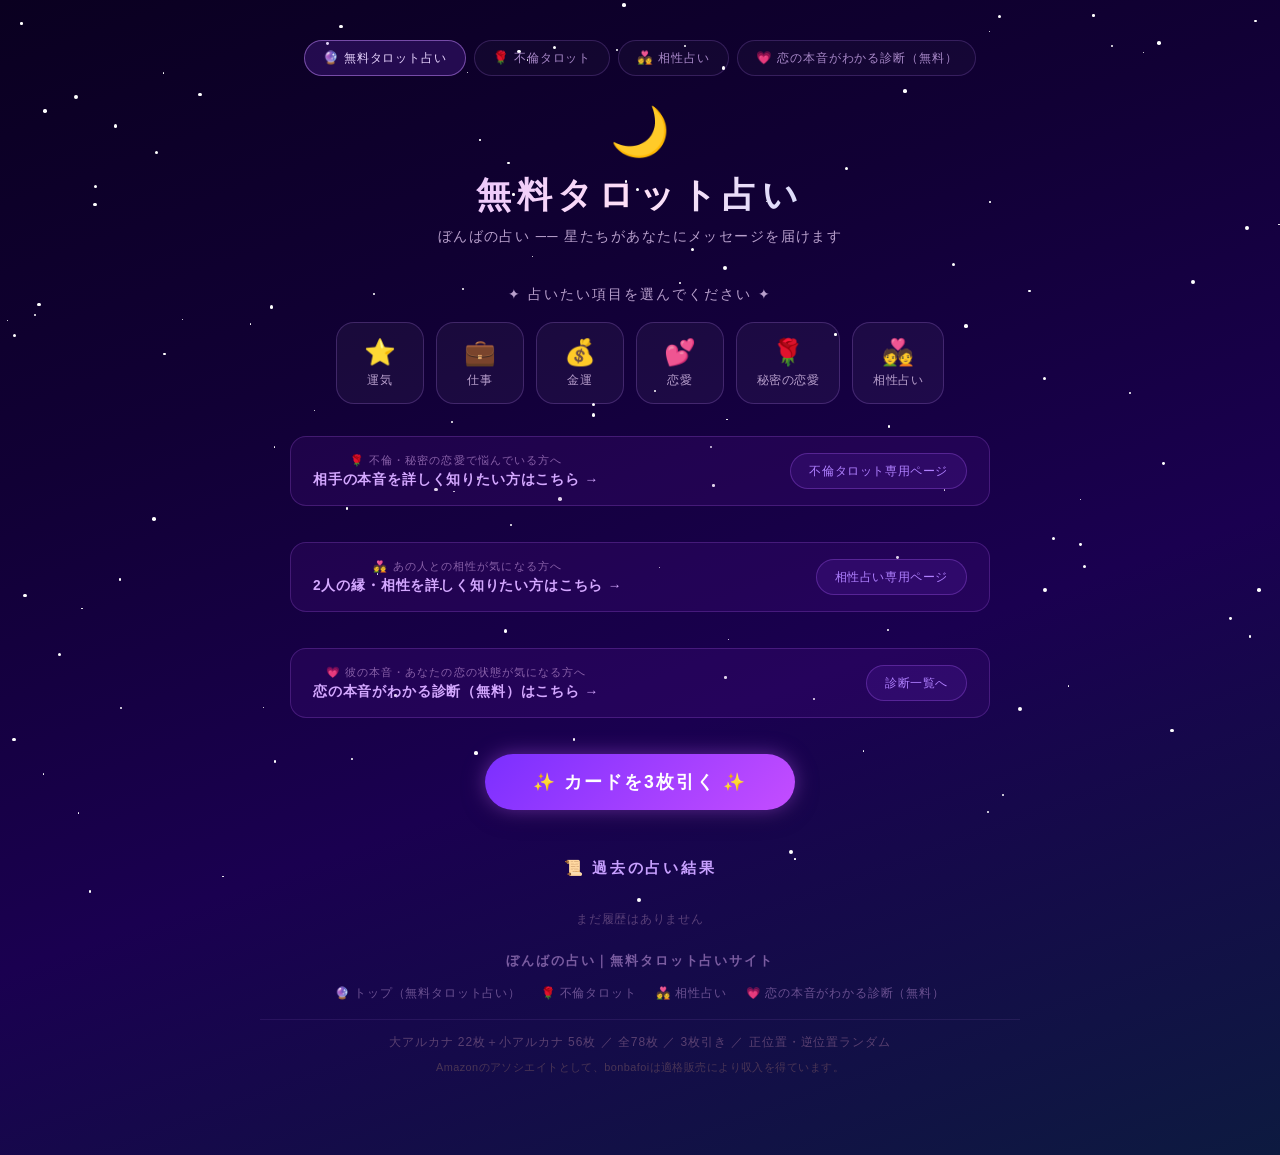
<file: index.html>
<!DOCTYPE html>
<html lang="ja">
  <head>
    <meta charset="UTF-8" />
    <meta name="viewport" content="width=device-width, initial-scale=1.0" />
    <title>無料タロット占い｜ぼんばの占い</title>
    <meta name="description" content="ぼんばの占いは、恋愛・仕事・金運・不倫など気になる項目をタロットで無料鑑定。大アルカナ22枚＋小アルカナ56枚の全78枚を使った本格占いがブラウザですぐ使えます。登録不要。" />
    <link rel="stylesheet" href="style.css" />
  </head>
  <body>
    <div id="stars"></div>

    <div class="container">

      <!-- サイトナビゲーション -->
      <nav class="site-nav" aria-label="サイトメニュー">
        <a href="index.html"              class="nav-link current">🔮 無料タロット占い</a>
        <a href="furin-tarot.html"        class="nav-link">🌹 不倫タロット</a>
        <a href="love-compatibility.html" class="nav-link">💑 相性占い</a>
        <a href="diagnosis.html"          class="nav-link">💗 恋の本音がわかる診断（無料）</a>
      </nav>

      <!-- ヘッダー -->
      <header>
        <span class="moon-decoration">🌙</span>
        <h1>無料タロット占い</h1>
        <p class="subtitle">ぼんばの占い ── 星たちがあなたにメッセージを届けます</p>
      </header>

      <!-- STEP 1：占い項目を選ぶ -->
      <section class="category-section">
        <p class="section-label">✦ 占いたい項目を選んでください ✦</p>
        <div class="category-buttons">
          <button class="cat-btn" data-key="luck"   onclick="selectCategory('luck')">
            <span class="cat-icon">⭐</span><span class="cat-label">運気</span>
          </button>
          <button class="cat-btn" data-key="work"   onclick="selectCategory('work')">
            <span class="cat-icon">💼</span><span class="cat-label">仕事</span>
          </button>
          <button class="cat-btn" data-key="money"  onclick="selectCategory('money')">
            <span class="cat-icon">💰</span><span class="cat-label">金運</span>
          </button>
          <button class="cat-btn" data-key="love"   onclick="selectCategory('love')">
            <span class="cat-icon">💕</span><span class="cat-label">恋愛</span>
          </button>
          <button class="cat-btn" data-key="secret" onclick="selectCategory('secret')">
            <span class="cat-icon">🌹</span><span class="cat-label">秘密の恋愛</span>
          </button>
          <button class="cat-btn" data-key="compatibility" onclick="selectCategory('compatibility')">
            <span class="cat-icon">💑</span><span class="cat-label">相性占い</span>
          </button>
        </div>
        <p class="hint-message hidden" id="hint-message">
          ↑ まず占いたい項目をタップしてください
        </p>
      </section>

      <!-- 不倫タロットページへの内部リンク -->
      <a href="furin-tarot.html" class="internal-banner">
        <div class="banner-body">
          <span class="banner-eyebrow">🌹 不倫・秘密の恋愛で悩んでいる方へ</span>
          <span class="banner-main">相手の本音を詳しく知りたい方はこちら →</span>
        </div>
        <span class="banner-cta">不倫タロット専用ページ</span>
      </a>

      <!-- 相性占いページへの内部リンク -->
      <a href="love-compatibility.html" class="internal-banner">
        <div class="banner-body">
          <span class="banner-eyebrow">💑 あの人との相性が気になる方へ</span>
          <span class="banner-main">2人の縁・相性を詳しく知りたい方はこちら →</span>
        </div>
        <span class="banner-cta">相性占い専用ページ</span>
      </a>

      <!-- 診断ページへの内部リンク -->
      <a href="diagnosis.html" class="internal-banner">
        <div class="banner-body">
          <span class="banner-eyebrow">💗 彼の本音・あなたの恋の状態が気になる方へ</span>
          <span class="banner-main">恋の本音がわかる診断（無料）はこちら →</span>
        </div>
        <span class="banner-cta">診断一覧へ</span>
      </a>

      <!-- STEP 2：カードを引くボタン -->
      <div class="draw-area">
        <p class="selected-info hidden" id="selected-info"></p>
        <button class="draw-button" onclick="drawCards()">
          ✨ カードを3枚引く ✨
        </button>
      </div>

      <!-- STEP 3：占い結果（最初は非表示） -->
      <div id="result-area" class="hidden">

        <!-- 結果のタイトル行 -->
        <div class="result-header">
          <span id="result-icon"></span>
          <span id="result-cat-name"></span>
          の鑑定結果
        </div>

        <!-- 3枚のカード -->
        <div class="cards-row">

          <!-- カード1枚目 -->
          <div class="card-item" id="card-item-0">
            <div class="card-role-label" id="role-0">現状</div>
            <div class="card-inner">
              <span class="card-symbol"  id="symbol-0">🌟</span>
              <span class="card-number"  id="number-0">0</span>
              <span class="card-name"    id="name-0">愚者</span>
              <span class="card-name-en" id="name-en-0">The Fool</span>
              <div class="divider"></div>
              <span class="card-position upright" id="position-0">🔺 正位置</span>
              <p class="card-meaning" id="meaning-0"></p>
            </div>
          </div>

          <!-- カード2枚目 -->
          <div class="card-item" id="card-item-1">
            <div class="card-role-label" id="role-1">注意点</div>
            <div class="card-inner">
              <span class="card-symbol"  id="symbol-1">🌟</span>
              <span class="card-number"  id="number-1">0</span>
              <span class="card-name"    id="name-1">愚者</span>
              <span class="card-name-en" id="name-en-1">The Fool</span>
              <div class="divider"></div>
              <span class="card-position upright" id="position-1">🔺 正位置</span>
              <p class="card-meaning" id="meaning-1"></p>
            </div>
          </div>

          <!-- カード3枚目 -->
          <div class="card-item" id="card-item-2">
            <div class="card-role-label" id="role-2">アドバイス</div>
            <div class="card-inner">
              <span class="card-symbol"  id="symbol-2">🌟</span>
              <span class="card-number"  id="number-2">0</span>
              <span class="card-name"    id="name-2">愚者</span>
              <span class="card-name-en" id="name-en-2">The Fool</span>
              <div class="divider"></div>
              <span class="card-position upright" id="position-2">🔺 正位置</span>
              <p class="card-meaning" id="meaning-2"></p>
            </div>
          </div>

        </div><!-- /cards-row -->

        <!-- 総合鑑定ボックス -->
        <div class="summary-box" id="summary-box">
          <div class="summary-title">🔮 総合鑑定 🔮</div>
          <div class="summary-content" id="summary-content"></div>
        </div>

        <!-- ===== ラッキーおやつ（アフィリエイト） ===== -->
        <div class="snack-box hidden" id="snack-box">

          <!-- 広告表示ラベル（右上） -->
          <span class="snack-ad-label">広告 / アフィリエイトリンクを含みます</span>

          <!-- セクションタイトル -->
          <div class="snack-title">🍬 今日のラッキーおやつ</div>
          <p class="snack-subtitle">カードが引き寄せた、あなたへの小さなご褒美</p>

          <!-- 商品カード -->
          <div class="snack-card">
            <span class="snack-type-badge choco" id="snack-type">チョコ</span>
            <span class="snack-emoji" id="snack-emoji">🍫</span>
            <p class="snack-name" id="snack-name">商品名が入ります</p>
            <p class="snack-desc" id="snack-desc">説明文が入ります</p>
            <p class="snack-price-note">
              ※ 価格・在庫状況はAmazonのページでご確認ください
            </p>
            <a class="snack-btn"
               id="snack-link"
               href="https://www.amazon.co.jp/%E6%98%8E%E6%B2%BB-%E3%83%9F%E3%83%AB%E3%82%AF%E3%83%81%E3%83%A7%E3%82%B3%E3%83%AC%E3%83%BC%E3%83%88%E3%83%9F%E3%83%8B%E3%82%AD%E3%83%A5%E3%83%BC%E3%83%96-250g/dp/B0CPT9K9XX?__mk_ja_JP=%E3%82%AB%E3%82%BF%E3%82%AB%E3%83%8A&amp;crid=171AYTC5PCC6M&amp;dib=eyJ2IjoiMSJ9.[base64].NmUzXGNNDHB7cg0JON5epO7Qn6I9aZvliU7Q_0XQG_U&amp;dib_tag=se&amp;keywords=%E6%98%8E%E6%B2%BB%E3%83%9F%E3%83%AB%E3%82%AF%E3%83%81%E3%83%A7%E3%82%B3%E3%83%AC%E3%83%BC%E3%83%88&amp;qid=1777575234&amp;sprefix=%E6%98%8E%E6%B2%BB%2B%E3%83%9F%E3%83%AB%E3%82%AF%E3%83%81%E3%83%A7%E3%82%B3%E3%83%AC%E3%83%BC%E3%83%88%2Caps%2C464&amp;sr=8-7&amp;th=1&amp;linkCode=ll2&amp;tag=bonbafoi-22&amp;linkId=54bb8296f1978915faee44d11a93cd56&amp;ref_=as_li_ss_tl"
               target="_blank"
               rel="noopener noreferrer">
              Amazonで見てみる →
            </a>
          </div>

        </div><!-- /snack-box -->

      </div><!-- /result-area -->

      <!-- ===== 過去の占い結果（履歴） ===== -->
      <!-- hidden クラスは付けない：常に表示し、中身で空状態を伝える -->
      <section class="history-section" id="history-section">
        <div class="history-title">📜 過去の占い結果</div>
        <!-- 0件のとき表示するメッセージ -->
        <p class="history-empty" id="history-empty">まだ履歴はありません</p>
        <!-- 1件以上のとき JS がカードを挿入するリスト -->
        <div class="history-list" id="history-list"></div>
      </section>

      <!-- フッター -->
      <footer>
        <p class="footer-brand">ぼんばの占い｜無料タロット占いサイト</p>
        <nav class="footer-nav" aria-label="フッターメニュー">
          <a href="index.html">🔮 トップ（無料タロット占い）</a>
          <a href="furin-tarot.html">🌹 不倫タロット</a>
          <a href="love-compatibility.html">💑 相性占い</a>
          <a href="diagnosis.html">💗 恋の本音がわかる診断（無料）</a>
        </nav>
        <p>大アルカナ 22枚＋小アルカナ 56枚 ／ 全78枚 ／ 3枚引き ／ 正位置・逆位置ランダム</p>
        <!-- Amazonアソシエイト必須の開示文言 -->
        <p class="affiliate-disclosure">
          Amazonのアソシエイトとして、bonbafoiは適格販売により収入を得ています。
        </p>
      </footer>

    </div><!-- /container -->

    <script src="affiliate.js"></script>
    <script src="script.js"></script>
  </body>
</html>
</file>
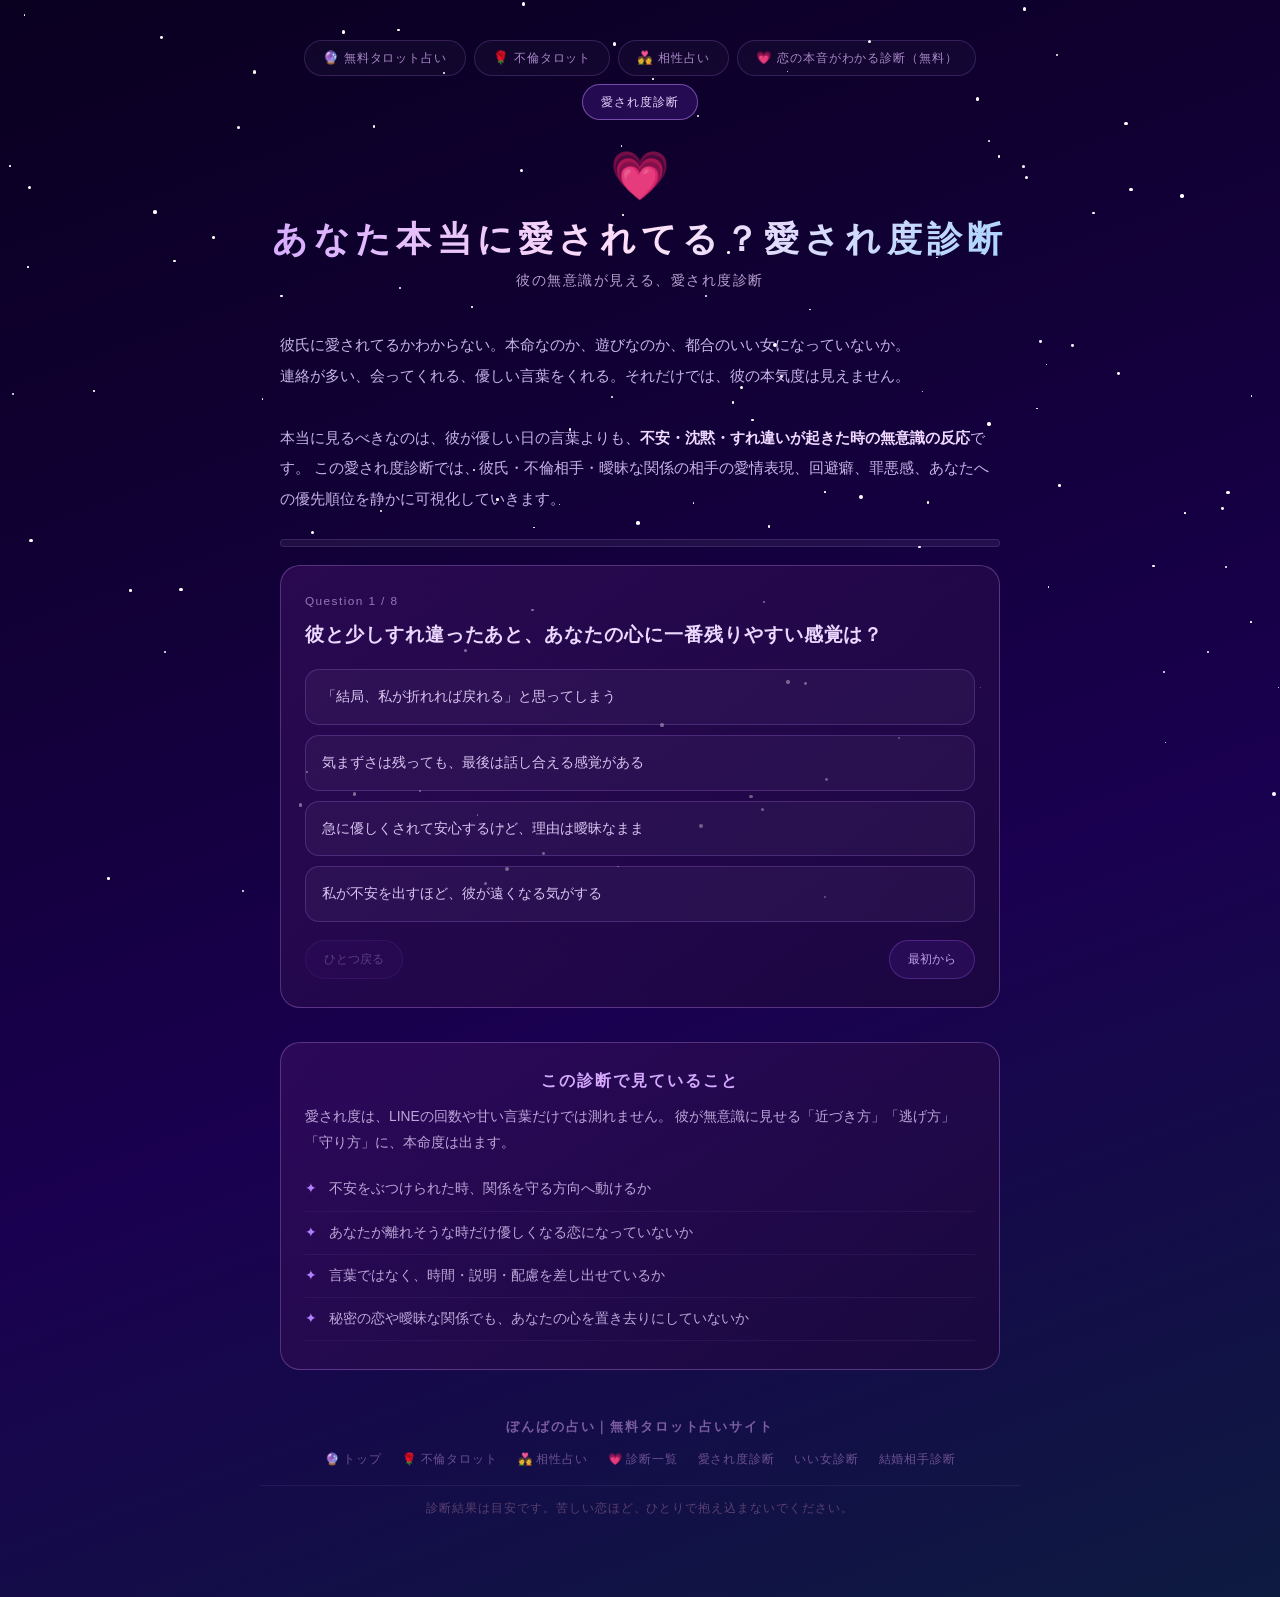
<file: aisare-diagnosis.html>
<!DOCTYPE html>
<html lang="ja">
  <head>
    <meta charset="UTF-8" />
    <meta name="viewport" content="width=device-width, initial-scale=1.0" />
    <title>あなた本当に愛されてる？愛され度診断｜彼氏・不倫相手の本気度がわかる無料診断</title>
    <meta name="description" content="彼氏に愛されてるかわからない、本命か遊びか不安、不倫相手が本気か知りたい方へ。連絡頻度だけでは見えない彼の無意識の優先順位・回避癖・本命度を無料診断。" />
    <link rel="stylesheet" href="style.css" />
    <style>
      .diagnosis-wrap {
        width: 100%;
        max-width: 720px;
        margin: 0 auto 48px;
        text-align: left;
      }

      .diagnosis-lead {
        font-size: 0.94rem;
        line-height: 2.05;
        color: #c8b4e8;
        margin-bottom: 24px;
      }

      .diagnosis-lead strong {
        color: #f0d8ff;
      }

      .progress-shell {
        width: 100%;
        height: 8px;
        background: rgba(255, 255, 255, 0.06);
        border: 1px solid rgba(200, 140, 255, 0.16);
        border-radius: 999px;
        overflow: hidden;
        margin: 0 0 18px;
      }

      .progress-bar {
        width: 0%;
        height: 100%;
        background: linear-gradient(90deg, #b080ff, #ff9ecc, #a8d4ff);
        transition: width 0.25s ease;
      }

      .question-card,
      .result-panel,
      .diagnosis-panel {
        background: linear-gradient(145deg, rgba(60, 15, 100, 0.55), rgba(28, 8, 60, 0.76));
        border: 1.5px solid rgba(210, 150, 255, 0.3);
        border-radius: 20px;
        padding: 28px 24px;
        position: relative;
      }

      .question-count {
        font-size: 0.74rem;
        color: #9878b8;
        letter-spacing: 0.12em;
        margin-bottom: 10px;
      }

      .question-title {
        font-size: 1.18rem;
        line-height: 1.75;
        color: #ead8ff;
        font-weight: bold;
        letter-spacing: 0.05em;
        margin-bottom: 18px;
      }

      .choice-list {
        display: grid;
        gap: 10px;
      }

      .choice-btn {
        width: 100%;
        padding: 15px 16px;
        text-align: left;
        color: #d8c4f0;
        background: rgba(255, 255, 255, 0.04);
        border: 1px solid rgba(190, 130, 255, 0.22);
        border-radius: 14px;
        font-family: inherit;
        font-size: 0.9rem;
        line-height: 1.65;
        cursor: pointer;
        transition: background 0.18s ease, border-color 0.18s ease, transform 0.18s ease;
      }

      .choice-btn:hover {
        background: rgba(160, 80, 255, 0.16);
        border-color: rgba(220, 160, 255, 0.48);
        transform: translateY(-2px);
      }

      .diagnosis-actions {
        display: flex;
        justify-content: space-between;
        gap: 12px;
        margin-top: 18px;
      }

      .subtle-btn {
        border: 1px solid rgba(180, 100, 255, 0.28);
        border-radius: 999px;
        background: rgba(100, 40, 180, 0.16);
        color: #bfa0e8;
        font-family: inherit;
        font-size: 0.78rem;
        padding: 10px 18px;
        cursor: pointer;
      }

      .subtle-btn:disabled {
        opacity: 0.35;
        cursor: default;
      }

      .result-panel {
        display: none;
      }

      .result-panel.show {
        display: block;
      }

      .result-kicker {
        text-align: center;
        color: #9878b8;
        font-size: 0.76rem;
        letter-spacing: 0.16em;
        margin-bottom: 10px;
      }

      .result-title {
        text-align: center;
        font-size: 1.45rem;
        line-height: 1.55;
        font-weight: bold;
        background: linear-gradient(120deg, #d4a8ff, #ffe0f7, #a8d4ff);
        -webkit-background-clip: text;
        -webkit-text-fill-color: transparent;
        background-clip: text;
        margin-bottom: 18px;
      }

      .result-score {
        text-align: center;
        font-size: 0.86rem;
        color: #ffcae6;
        letter-spacing: 0.1em;
        margin-bottom: 22px;
      }

      .result-body p {
        color: #c8b4e8;
        font-size: 0.92rem;
        line-height: 2.05;
        margin-bottom: 14px;
      }

      .result-body strong {
        color: #f0d8ff;
      }

      .route-grid {
        display: grid;
        gap: 12px;
        margin-top: 26px;
      }

      .route-title {
        font-size: 0.78rem;
        color: #9878b8;
        letter-spacing: 0.14em;
        margin: 8px 0 2px;
        text-align: center;
      }

      .affiliate-box {
        margin-top: 14px;
        padding: 18px 16px;
        background: linear-gradient(
          145deg,
          rgba(35, 18, 5, 0.85),
          rgba(55, 30, 8, 0.78)
        );
        border: 1.5px solid rgba(220, 170, 80, 0.35);
        border-radius: 16px;
        position: relative;
      }

      .affiliate-box::before {
        content: "";
        position: absolute;
        inset: 7px;
        border: 1px solid rgba(220, 170, 80, 0.1);
        border-radius: 11px;
        pointer-events: none;
      }

      .affiliate-box p {
        font-size: 0.82rem;
        line-height: 1.8;
        color: #c8a060;
        margin-bottom: 10px;
      }

      .affiliate-box .route-title {
        color: #ffd580;
        text-shadow: 0 0 16px rgba(255, 200, 80, 0.35);
      }

      .affiliate-box .banner-cta {
        background: linear-gradient(135deg, #b87020, #e09030, #b87020);
        background-size: 200% 200%;
        border-color: rgba(220, 170, 80, 0.45);
        color: #fff;
        box-shadow:
          0 0 18px rgba(200, 140, 40, 0.35),
          0 3px 12px rgba(0, 0, 0, 0.35);
        animation: goldShift 3s ease infinite;
      }

      .diagnosis-panel {
        margin-top: 34px;
      }

      .diagnosis-panel h2 {
        font-size: 1rem;
        color: #d4aaff;
        letter-spacing: 0.12em;
        margin-bottom: 12px;
        text-align: center;
      }

      .diagnosis-panel p,
      .diagnosis-panel li {
        color: #bca6d8;
        font-size: 0.86rem;
        line-height: 1.9;
      }

      .diagnosis-panel ul {
        list-style: none;
        padding: 0;
        margin: 12px 0 0;
      }

      .diagnosis-panel li {
        padding: 8px 0 8px 24px;
        border-bottom: 1px solid rgba(200, 140, 255, 0.08);
        position: relative;
      }

      .diagnosis-panel li::before {
        content: "✦";
        position: absolute;
        left: 0;
        color: #b080ff;
      }

      @media (max-width: 580px) {
        .question-card,
        .result-panel,
        .diagnosis-panel {
          padding: 24px 16px;
        }

        .question-title {
          font-size: 1.05rem;
        }

        .result-title {
          font-size: 1.25rem;
        }

        .diagnosis-actions {
          flex-direction: column;
        }
      }
    </style>
  </head>
  <body>
    <div id="stars"></div>

    <div class="container">
      <nav class="site-nav" aria-label="サイトメニュー">
        <a href="index.html" class="nav-link">🔮 無料タロット占い</a>
        <a href="furin-tarot.html" class="nav-link">🌹 不倫タロット</a>
        <a href="love-compatibility.html" class="nav-link">💑 相性占い</a>
        <a href="diagnosis.html" class="nav-link">💗 恋の本音がわかる診断（無料）</a>
        <a href="aisare-diagnosis.html" class="nav-link current">愛され度診断</a>
      </nav>

      <header>
        <span class="moon-decoration">💗</span>
        <h1>あなた本当に愛されてる？愛され度診断</h1>
        <p class="subtitle">彼の無意識が見える、愛され度診断</p>
      </header>

      <main class="diagnosis-wrap">
        <p class="diagnosis-lead">
          彼氏に愛されてるかわからない。本命なのか、遊びなのか、都合のいい女になっていないか。<br>
          連絡が多い、会ってくれる、優しい言葉をくれる。それだけでは、彼の本気度は見えません。<br><br>
          本当に見るべきなのは、彼が優しい日の言葉よりも、<strong>不安・沈黙・すれ違いが起きた時の無意識の反応</strong>です。
          この愛され度診断では、彼氏・不倫相手・曖昧な関係の相手の愛情表現、回避癖、罪悪感、あなたへの優先順位を静かに可視化していきます。
        </p>

        <div id="diagnosis-area">
          <div class="progress-shell" aria-hidden="true">
            <div class="progress-bar" id="progress-bar"></div>
          </div>

          <section class="question-card" id="question-card">
            <p class="question-count" id="question-count"></p>
            <p class="question-title" id="question-title"></p>
            <div class="choice-list" id="choice-list"></div>
            <div class="diagnosis-actions">
              <button class="subtle-btn" id="back-btn" type="button">ひとつ戻る</button>
              <button class="subtle-btn" id="restart-btn" type="button">最初から</button>
            </div>
          </section>
        </div>

        <section class="result-panel" id="result-panel" aria-live="polite">
          <p class="result-kicker">診断結果</p>
          <h2 class="result-title" id="result-title"></h2>
          <p class="result-score" id="result-score"></p>
          <div class="result-body" id="result-body"></div>

          <div class="route-grid">
            <p class="route-title">もっと詳しく知りたい方はこちら</p>
            <a href="index.html" class="internal-banner">
              <div class="banner-body">
                <span class="banner-eyebrow">🔮 彼の本音とこの恋の未来をカードで見る</span>
                <span class="banner-main">無料タロット占いへ進む</span>
              </div>
              <span class="banner-cta">占う</span>
            </a>

            <div class="affiliate-box">
              <p class="route-title">今のあなたにおすすめ</p>
              <p id="affiliate-text">相手の気持ちを追いすぎて、自分を後回しにしてない？恋愛って本当はもっと楽でいいもの、気持ちを軽くするきっかけに。</p>
              <a href="https://www.amazon.co.jp/%E3%83%A9%E3%83%B3%E3%83%89%E3%83%AA%E3%83%B3-4582469506195-%E3%83%AB%E3%83%BC%E3%83%A0%E3%83%87%E3%82%A3%E3%83%95%E3%83%A5%E3%83%BC%E3%82%B6%E3%83%BC-%E3%82%AF%E3%83%A9%E3%82%B7%E3%83%83%E3%82%AF%E3%83%95%E3%82%A3%E3%82%AA%E3%83%BC%E3%83%AC-80ml/dp/B06XT8YGTW?crid=O8Y35Y0WN78W&amp;dib=eyJ2IjoiMSJ9.[base64].NwU-dvv07nfiNYndKZWeMR2IdTY7aPbV50vyBq42W-0&amp;dib_tag=se&amp;keywords=%E3%82%A2%E3%83%AD%E3%83%9E%E3%83%87%E3%82%A3%E3%83%95%E3%83%A5%E3%83%BC%E3%82%B6%E3%83%BC&amp;qid=1777558981&amp;rdc=1&amp;sprefix=%E3%82%A2%E3%83%AD%E3%83%9E%2Caps%2C739&amp;sr=8-2-spons&amp;sp_csd=d2lkZ2V0TmFtZT1zcF9hdGY&amp;th=1&amp;linkCode=ll2&amp;tag=bonbafoi-22&amp;linkId=dde2b616a4e118f33054ddf3c611e67b&amp;ref_=as_li_ss_tl" class="banner-cta" target="_blank" rel="noopener noreferrer">Amazonで見る</a>
            </div>

            <p class="route-title">他の診断もやってみる</p>
            <a href="iionna-diagnosis.html" class="internal-banner">
              <div class="banner-body">
                <span class="banner-eyebrow">💄 恋の中の自分の魅力を見たい方へ</span>
                <span class="banner-main">モテる？モテない？いい女診断</span>
              </div>
              <span class="banner-cta">診断する</span>
            </a>
            <a href="marriage-diagnosis.html" class="internal-banner">
              <div class="banner-body">
                <span class="banner-eyebrow">💍 長く愛し合える相手を知りたい方へ</span>
                <span class="banner-main">あなたの運命の結婚相手はこんな人診断</span>
              </div>
              <span class="banner-cta">診断する</span>
            </a>
            <a href="love-compatibility.html" class="internal-banner">
              <div class="banner-body">
                <span class="banner-eyebrow">💑 あの人との相性が気になる方へ</span>
                <span class="banner-main">相性占いタロットで2人の未来を見る</span>
              </div>
              <span class="banner-cta">見る</span>
            </a>
            <a href="furin-tarot.html" class="internal-banner">
              <div class="banner-body">
                <span class="banner-eyebrow">🌹 秘密の恋・曖昧な関係で苦しい方へ</span>
                <span class="banner-main">不倫タロットまとめへ</span>
              </div>
              <span class="banner-cta">読む</span>
            </a>
          </div>

          <div style="text-align:center; margin-top:22px;">
            <button class="subtle-btn" id="again-btn" type="button">もう一度診断する</button>
          </div>
        </section>

        <section class="diagnosis-panel">
          <h2>この診断で見ていること</h2>
          <p>
            愛され度は、LINEの回数や甘い言葉だけでは測れません。
            彼が無意識に見せる「近づき方」「逃げ方」「守り方」に、本命度は出ます。
          </p>
          <ul>
            <li>不安をぶつけられた時、関係を守る方向へ動けるか</li>
            <li>あなたが離れそうな時だけ優しくなる恋になっていないか</li>
            <li>言葉ではなく、時間・説明・配慮を差し出せているか</li>
            <li>秘密の恋や曖昧な関係でも、あなたの心を置き去りにしていないか</li>
          </ul>
        </section>
      </main>

      <footer>
        <p class="footer-brand">ぼんばの占い｜無料タロット占いサイト</p>
        <nav class="footer-nav" aria-label="フッターメニュー">
          <a href="index.html">🔮 トップ</a>
          <a href="furin-tarot.html">🌹 不倫タロット</a>
          <a href="love-compatibility.html">💑 相性占い</a>
          <a href="diagnosis.html">💗 診断一覧</a>
          <a href="aisare-diagnosis.html">愛され度診断</a>
          <a href="iionna-diagnosis.html">いい女診断</a>
          <a href="marriage-diagnosis.html">結婚相手診断</a>
        </nav>
        <p>診断結果は目安です。苦しい恋ほど、ひとりで抱え込まないでください。</p>
      </footer>
    </div>

    <script>
      const questions = [
        {
          text: "彼と少しすれ違ったあと、あなたの心に一番残りやすい感覚は？",
          choices: [
            { text: "「結局、私が折れれば戻れる」と思ってしまう", score: 1 },
            { text: "気まずさは残っても、最後は話し合える感覚がある", score: 3 },
            { text: "急に優しくされて安心するけど、理由は曖昧なまま", score: 2 },
            { text: "私が不安を出すほど、彼が遠くなる気がする", score: 0 }
          ]
        },
        {
          text: "あなたが予定を合わせられなかった時、彼の反応に近いものは？",
          choices: [
            { text: "残念がりながらも、別の日を一緒に探してくれる", score: 3 },
            { text: "一瞬そっけなくなるが、あとで普通に戻る", score: 2 },
            { text: "責めはしないけど、その後しばらく温度が下がる", score: 1 },
            { text: "自分の都合が通らないと、あなたのせいにする", score: 0 }
          ]
        },
        {
          text: "彼の「好き」は、どんな場面で一番出やすい？",
          choices: [
            { text: "あなたが離れそうな時や、関係が危うい時に強くなる", score: 1 },
            { text: "会えない日にも、ふとした配慮や確認として出る", score: 3 },
            { text: "楽しい時や甘い雰囲気の時には自然に出る", score: 2 },
            { text: "言葉より、求められる時だけ必要とされる感じがする", score: 0 }
          ]
        },
        {
          text: "あなたが弱っている時、彼はどんな距離の取り方をする？",
          choices: [
            { text: "何をすればいいかわからないなりに、そばにいようとする", score: 3 },
            { text: "心配はしてくれるが、深い話になると少し逃げる", score: 2 },
            { text: "励ましてくれるけど、早く元気なあなたに戻ってほしそう", score: 1 },
            { text: "重い空気になると、連絡や会話を避けがちになる", score: 0 }
          ]
        },
        {
          text: "彼があなたに秘密や説明不足を作った時、その後は？",
          choices: [
            { text: "説明よりも機嫌取りが増えて、なんとなく流れる", score: 1 },
            { text: "必要なことは話してくれるし、こちらの不安も聞く", score: 3 },
            { text: "聞けば答えるが、自分からはあまり開かない", score: 2 },
            { text: "聞いたあなたが悪いような空気になる", score: 0 }
          ]
        },
        {
          text: "あなたが彼に合わせすぎていると感じる瞬間は？",
          choices: [
            { text: "合わせているけど、彼も別の形で返してくれている", score: 3 },
            { text: "会う場所や時間など、彼の生活側に寄りがち", score: 1 },
            { text: "多少はあるけど、お互いさまと思える範囲", score: 2 },
            { text: "私の寂しさより、彼の都合がいつも優先される", score: 0 }
          ]
        },
        {
          text: "彼の優しさには、どんな後味が残る？",
          choices: [
            { text: "うれしいのに、また不安になる予感も同時にある", score: 1 },
            { text: "安心して眠れるような、静かな温度が残る", score: 3 },
            { text: "その日は満たされるけど、持続するかは日による", score: 2 },
            { text: "優しくされた後ほど、次に冷たくされるのが怖い", score: 0 }
          ]
        },
        {
          text: "この恋で、あなたの自己肯定感はどう変わった？",
          choices: [
            { text: "弱い部分も含めて、前より自分を大事にできている", score: 3 },
            { text: "幸せな時は上がるけど、不安な時の落ち方が大きい", score: 2 },
            { text: "愛されるために、少しずつ自分を小さくしている", score: 1 },
            { text: "彼の反応ひとつで、自分の価値まで揺れてしまう", score: 0 }
          ]
        }
      ];

      const results = [
        {
          min: 21,
          title: "愛され度88％｜彼はあなたを大切にする覚悟を持っています",
          score: "安心していい恋。ただし、疑いすぎると光まで見失います。",
          affiliate: "彼との関係をもっと深めたい時期です。相性占い、恋愛相談、2人の未来を整理できるサービスと相性が良い状態です。",
          body: [
            "彼の無意識には、あなたを関係の外へ追いやらない力があります。すれ違った時も、面倒だから切るのではなく、もう一度つながろうとする反応が見えています。",
            "これはかなり大事です。恋の本気度は、甘い言葉よりも、気まずい沈黙のあとにどう戻ってくるかに出ます。彼はあなたをただの癒しや都合のいい存在として扱っている可能性は低いでしょう。",
            "ただ、あなたの中にはまだ「本当に信じていいの？」という小さな震えが残っていそうです。過去に傷ついた経験や、彼の言葉の足りなさが、安心を少し曇らせているのかもしれません。",
            "この恋を育てる鍵は、試すことではなく、伝えることです。彼の愛はあります。だからこそ、あなたの不安を責める材料にせず、2人で扱えるものにしていきましょう。"
          ]
        },
        {
          min: 15,
          title: "愛され度67％｜気持ちはある。でも安心させる力がまだ弱い恋です",
          score: "好きはあるのに、不安の回収が追いついていません。",
          affiliate: "彼の本音や温度差を知りたい時期です。電話占い、恋愛カウンセリング、相手の心理を読む鑑定への導線と相性が良い結果です。",
          body: [
            "彼はあなたを嫌いではありません。むしろ、気持ちはちゃんとあります。けれど彼の愛し方は、あなたを安心させるには少し不器用で、時々自分の都合や気分に引っ張られます。",
            "あなたが苦しくなるのは、彼が冷たいからだけではありません。優しい時の彼を知っているからです。その優しさが本物に見えるほど、次に距離を置かれた時の落差が深く刺さります。",
            "このタイプの恋は、期待を捨てきれないぶん、心が揺れます。彼の無意識にはあなたを求める気持ちがある一方で、責任や未来の話になると少し身を引く癖が見えます。",
            "今必要なのは、彼を追いつめることではなく、あなたがどこまでなら待てるのかを知ることです。好きだけで続けるには、あなたの心が繊細すぎる場所まで来ています。"
          ]
        },
        {
          min: 8,
          title: "愛され度43％｜彼はあなたを求めています。でも本命の守り方ではないかも",
          score: "優しさと不安が交互に来る、心が削られやすい恋です。",
          affiliate: "曖昧な関係や不倫の悩みを整理したい時期です。複雑愛に強い占い、第三者に話せる恋愛相談への導線と相性が良い結果です。",
          body: [
            "彼の中にあなたへの欲しさはあります。会いたい、癒されたい、そばにいてほしい。そういう気持ちはきっと嘘ではありません。",
            "でも、愛されているかどうかは「求められているか」だけでは測れません。あなたが不安になった時、彼がその心を守ろうとするか。そこに本命度が出ます。",
            "今の彼は、あなたが離れそうになると近づき、安心し始めるとまた自分のペースに戻る傾向がありそうです。その揺れに巻き込まれるほど、あなたは自分の感情を後回しにしてしまいます。",
            "あなたは、もっと堂々と愛されていい人です。彼の事情を理解する優しさは美しいけれど、その優しさであなた自身を置き去りにしないでください。"
          ]
        },
        {
          min: 0,
          title: "愛され度18％｜今のままだと、あなたばかりが待つ恋です",
          score: "たまの優しさが、あなたを引き止めている可能性があります。",
          affiliate: "苦しい恋から抜け出す整理が必要な時期です。電話占い、恋愛カウンセリング、気持ちを書き出せるセルフケア商品への導線と相性が良い結果です。",
          body: [
            "この結果は少し苦しいかもしれません。でも、あなたを責めるためのものではありません。むしろ、ここまでひとりで耐えてきたあなたの心を、これ以上雑に扱わないための結果です。",
            "彼はあなたの気持ちに甘えている可能性があります。あなたが不安を飲み込むこと、待つこと、察すること。それを無意識に当たり前にしてしまっているのかもしれません。",
            "たまに優しい人は、忘れられません。その一瞬が本物に見えるから、苦しかった日の記憶まで上書きされてしまいます。でも本当に大切にする人は、あなたの心を何度も置き去りにはしません。",
            "今は、彼を失う怖さよりも、あなたがあなたを失っていないかを見てください。愛されるために自分を小さくする恋からは、少し距離を置いてもいいのです。"
          ]
        }
      ];

      let currentIndex = 0;
      const answers = [];

      const questionCount = document.getElementById("question-count");
      const questionTitle = document.getElementById("question-title");
      const choiceList = document.getElementById("choice-list");
      const progressBar = document.getElementById("progress-bar");
      const backBtn = document.getElementById("back-btn");
      const restartBtn = document.getElementById("restart-btn");
      const diagnosisArea = document.getElementById("diagnosis-area");
      const resultPanel = document.getElementById("result-panel");

      function renderQuestion() {
        const question = questions[currentIndex];
        questionCount.textContent = `Question ${currentIndex + 1} / ${questions.length}`;
        questionTitle.textContent = question.text;
        progressBar.style.width = `${(currentIndex / questions.length) * 100}%`;
        backBtn.disabled = currentIndex === 0;
        choiceList.innerHTML = "";

        question.choices.forEach((choice) => {
          const button = document.createElement("button");
          button.type = "button";
          button.className = "choice-btn";
          button.textContent = choice.text;
          button.addEventListener("click", () => chooseAnswer(choice.score));
          choiceList.appendChild(button);
        });
      }

      function chooseAnswer(score) {
        answers[currentIndex] = score;
        currentIndex += 1;

        if (currentIndex >= questions.length) {
          showResult();
          return;
        }

        renderQuestion();
      }

      function showResult() {
        const total = answers.reduce((sum, value) => sum + value, 0);
        const result = results.find((item) => total >= item.min);

        progressBar.style.width = "100%";
        diagnosisArea.style.display = "none";
        document.getElementById("result-title").textContent = result.title;
        document.getElementById("result-score").textContent = result.score;

        const resultBody = document.getElementById("result-body");
        resultBody.innerHTML = "";
        result.body.forEach((text) => {
          const p = document.createElement("p");
          p.textContent = text;
          resultBody.appendChild(p);
        });

        resultPanel.classList.add("show");
        resultPanel.scrollIntoView({ behavior: "smooth", block: "start" });
      }

      function resetDiagnosis() {
        currentIndex = 0;
        answers.length = 0;
        diagnosisArea.style.display = "";
        resultPanel.classList.remove("show");
        renderQuestion();
        window.scrollTo({ top: 0, behavior: "smooth" });
      }

      backBtn.addEventListener("click", () => {
        if (currentIndex === 0) return;
        currentIndex -= 1;
        answers.pop();
        renderQuestion();
      });

      restartBtn.addEventListener("click", resetDiagnosis);
      document.getElementById("again-btn").addEventListener("click", resetDiagnosis);

      (function createStars() {
        const container = document.getElementById("stars");
        for (let i = 0; i < 120; i++) {
          const star = document.createElement("div");
          star.classList.add("star");
          star.style.left = Math.random() * 100 + "%";
          star.style.top = Math.random() * 100 + "%";
          const size = Math.random() * 3 + 1;
          star.style.width = size + "px";
          star.style.height = size + "px";
          star.style.animationDelay = Math.random() * 4 + "s";
          container.appendChild(star);
        }
      })();

      renderQuestion();
    </script>
  </body>
</html>
</file>
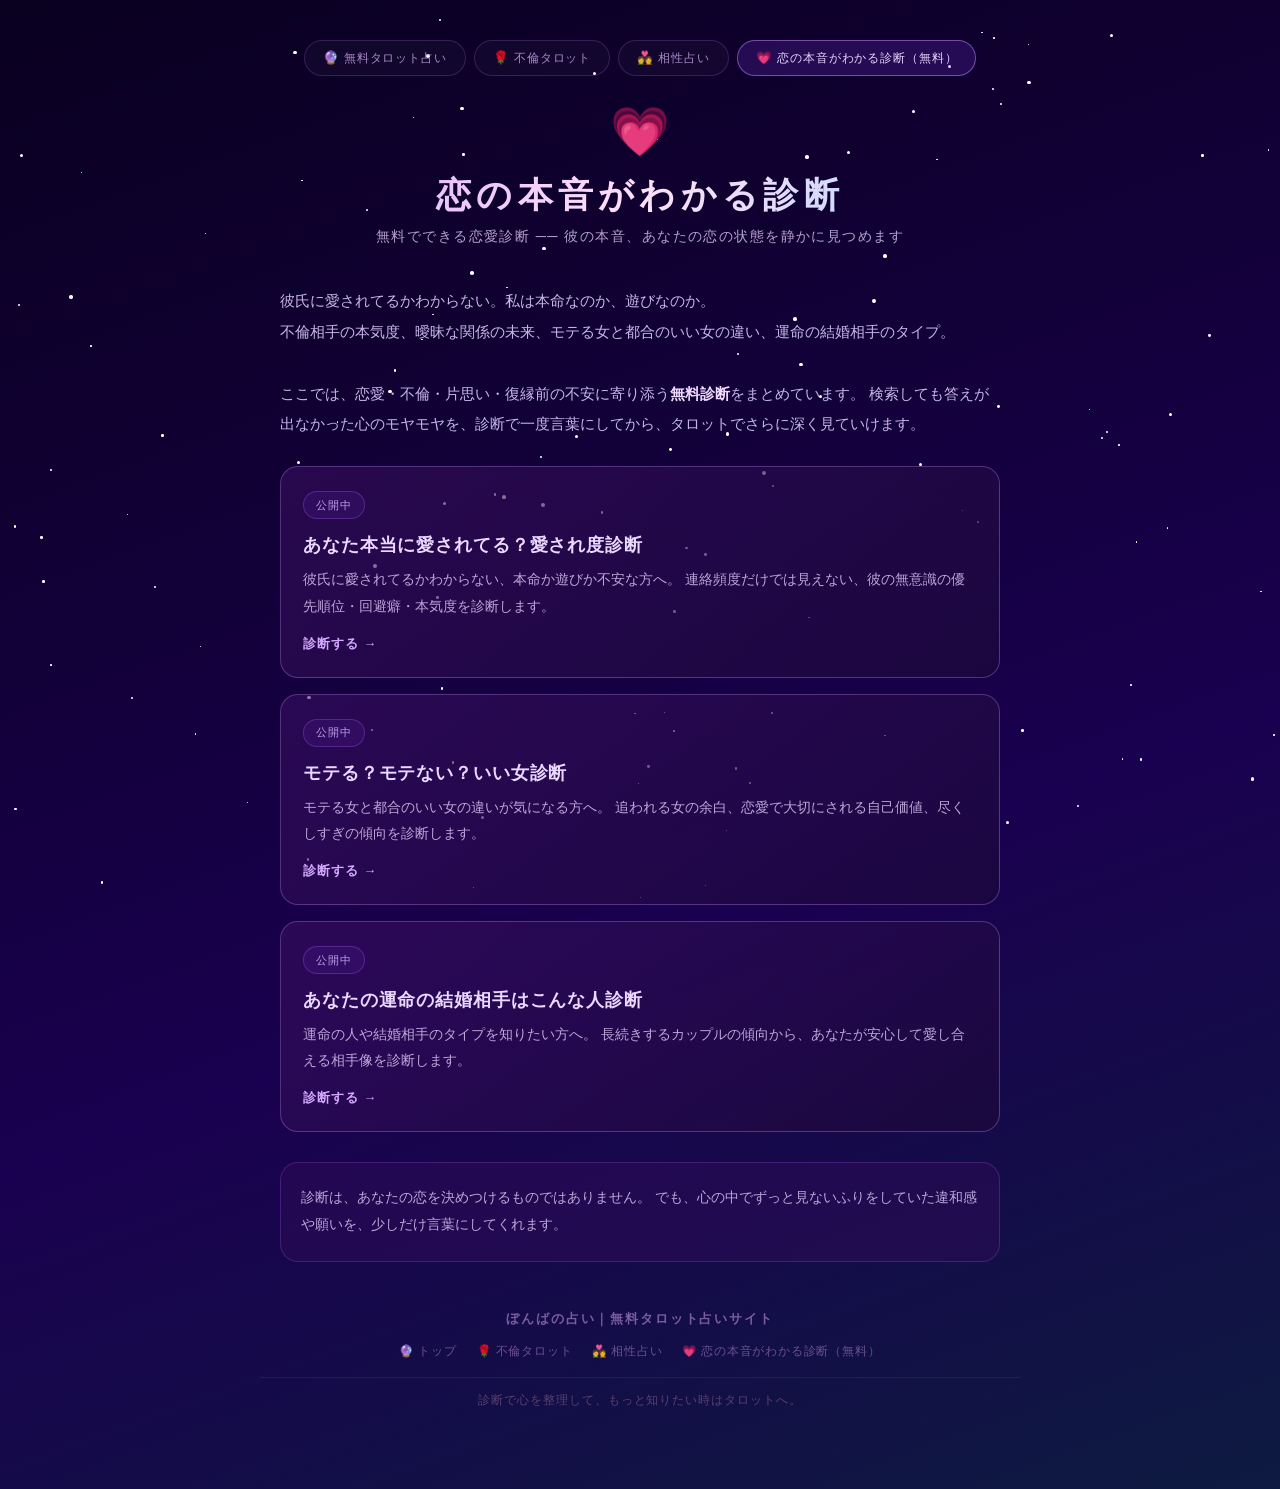
<file: diagnosis.html>
<!DOCTYPE html>
<html lang="ja">
  <head>
    <meta charset="UTF-8" />
    <meta name="viewport" content="width=device-width, initial-scale=1.0" />
    <title>恋の本音がわかる診断（無料）｜愛され度・いい女度・結婚相手タイプ診断</title>
    <meta name="description" content="彼氏に愛されてるかわからない、本命か遊びか不安、モテる女になりたい、運命の結婚相手を知りたい方へ。恋愛・不倫・曖昧な関係に使える無料診断まとめ。" />
    <link rel="stylesheet" href="style.css" />
    <style>
      .diagnosis-index {
        width: 100%;
        max-width: 720px;
        margin: 0 auto 48px;
        text-align: left;
      }

      .diagnosis-index-lead {
        font-size: 0.94rem;
        line-height: 2.05;
        color: #c8b4e8;
        margin-bottom: 26px;
      }

      .diagnosis-index-lead strong {
        color: #f0d8ff;
      }

      .diagnosis-card-list {
        display: grid;
        gap: 16px;
      }

      .diagnosis-card {
        display: block;
        padding: 24px 22px;
        background: linear-gradient(145deg, rgba(60, 15, 100, 0.55), rgba(28, 8, 60, 0.76));
        border: 1.5px solid rgba(210, 150, 255, 0.3);
        border-radius: 18px;
        text-decoration: none;
        position: relative;
        transition: transform 0.18s ease, border-color 0.18s ease, background 0.18s ease;
      }

      .diagnosis-card:hover {
        transform: translateY(-3px);
        border-color: rgba(220, 160, 255, 0.52);
        background: linear-gradient(145deg, rgba(75, 20, 125, 0.62), rgba(34, 10, 70, 0.8));
      }

      .diagnosis-card.is-coming {
        opacity: 0.68;
        pointer-events: none;
      }

      .diagnosis-card-label {
        display: inline-flex;
        align-items: center;
        min-height: 28px;
        padding: 3px 12px;
        border: 1px solid rgba(180, 100, 255, 0.28);
        border-radius: 999px;
        background: rgba(100, 40, 180, 0.16);
        color: #bfa0e8;
        font-size: 0.7rem;
        letter-spacing: 0.1em;
        margin-bottom: 12px;
      }

      .diagnosis-card-title {
        color: #ead8ff;
        font-size: 1.1rem;
        font-weight: bold;
        line-height: 1.6;
        letter-spacing: 0.05em;
        margin-bottom: 8px;
      }

      .diagnosis-card-text {
        color: #bca6d8;
        font-size: 0.86rem;
        line-height: 1.9;
        margin-bottom: 14px;
      }

      .diagnosis-card-cta {
        color: #d4a8ff;
        font-size: 0.8rem;
        font-weight: bold;
        letter-spacing: 0.08em;
      }

      .diagnosis-note {
        margin-top: 30px;
        padding: 22px 20px;
        background: rgba(50, 12, 90, 0.45);
        border: 1px solid rgba(180, 110, 255, 0.22);
        border-radius: 18px;
        color: #bca6d8;
        font-size: 0.86rem;
        line-height: 1.95;
      }

      @media (max-width: 580px) {
        .diagnosis-card {
          padding: 22px 16px;
        }
      }
    </style>
  </head>
  <body>
    <div id="stars"></div>

    <div class="container">
      <nav class="site-nav" aria-label="サイトメニュー">
        <a href="index.html" class="nav-link">🔮 無料タロット占い</a>
        <a href="furin-tarot.html" class="nav-link">🌹 不倫タロット</a>
        <a href="love-compatibility.html" class="nav-link">💑 相性占い</a>
        <a href="diagnosis.html" class="nav-link current">💗 恋の本音がわかる診断（無料）</a>
      </nav>

      <header>
        <span class="moon-decoration">💗</span>
        <h1>恋の本音がわかる診断</h1>
        <p class="subtitle">無料でできる恋愛診断 ── 彼の本音、あなたの恋の状態を静かに見つめます</p>
      </header>

      <main class="diagnosis-index">
        <p class="diagnosis-index-lead">
          彼氏に愛されてるかわからない。私は本命なのか、遊びなのか。<br>
          不倫相手の本気度、曖昧な関係の未来、モテる女と都合のいい女の違い、運命の結婚相手のタイプ。<br><br>
          ここでは、恋愛・不倫・片思い・復縁前の不安に寄り添う<strong>無料診断</strong>をまとめています。
          検索しても答えが出なかった心のモヤモヤを、診断で一度言葉にしてから、タロットでさらに深く見ていけます。
        </p>

        <div class="diagnosis-card-list">
          <a href="aisare-diagnosis.html" class="diagnosis-card">
            <span class="diagnosis-card-label">公開中</span>
            <p class="diagnosis-card-title">あなた本当に愛されてる？愛され度診断</p>
            <p class="diagnosis-card-text">
              彼氏に愛されてるかわからない、本命か遊びか不安な方へ。
              連絡頻度だけでは見えない、彼の無意識の優先順位・回避癖・本気度を診断します。
            </p>
            <span class="diagnosis-card-cta">診断する →</span>
          </a>

          <a href="iionna-diagnosis.html" class="diagnosis-card">
            <span class="diagnosis-card-label">公開中</span>
            <p class="diagnosis-card-title">モテる？モテない？いい女診断</p>
            <p class="diagnosis-card-text">
              モテる女と都合のいい女の違いが気になる方へ。
              追われる女の余白、恋愛で大切にされる自己価値、尽くしすぎの傾向を診断します。
            </p>
            <span class="diagnosis-card-cta">診断する →</span>
          </a>

          <a href="marriage-diagnosis.html" class="diagnosis-card">
            <span class="diagnosis-card-label">公開中</span>
            <p class="diagnosis-card-title">あなたの運命の結婚相手はこんな人診断</p>
            <p class="diagnosis-card-text">
              運命の人や結婚相手のタイプを知りたい方へ。
              長続きするカップルの傾向から、あなたが安心して愛し合える相手像を診断します。
            </p>
            <span class="diagnosis-card-cta">診断する →</span>
          </a>
        </div>

        <p class="diagnosis-note">
          診断は、あなたの恋を決めつけるものではありません。
          でも、心の中でずっと見ないふりをしていた違和感や願いを、少しだけ言葉にしてくれます。
        </p>
      </main>

      <footer>
        <p class="footer-brand">ぼんばの占い｜無料タロット占いサイト</p>
        <nav class="footer-nav" aria-label="フッターメニュー">
          <a href="index.html">🔮 トップ</a>
          <a href="furin-tarot.html">🌹 不倫タロット</a>
          <a href="love-compatibility.html">💑 相性占い</a>
          <a href="diagnosis.html">💗 恋の本音がわかる診断（無料）</a>
        </nav>
        <p>診断で心を整理して、もっと知りたい時はタロットへ。</p>
      </footer>
    </div>

    <script>
      (function createStars() {
        const container = document.getElementById("stars");
        for (let i = 0; i < 120; i++) {
          const star = document.createElement("div");
          star.classList.add("star");
          star.style.left = Math.random() * 100 + "%";
          star.style.top = Math.random() * 100 + "%";
          const size = Math.random() * 3 + 1;
          star.style.width = size + "px";
          star.style.height = size + "px";
          star.style.animationDelay = Math.random() * 4 + "s";
          container.appendChild(star);
        }
      })();
    </script>
  </body>
</html>
</file>
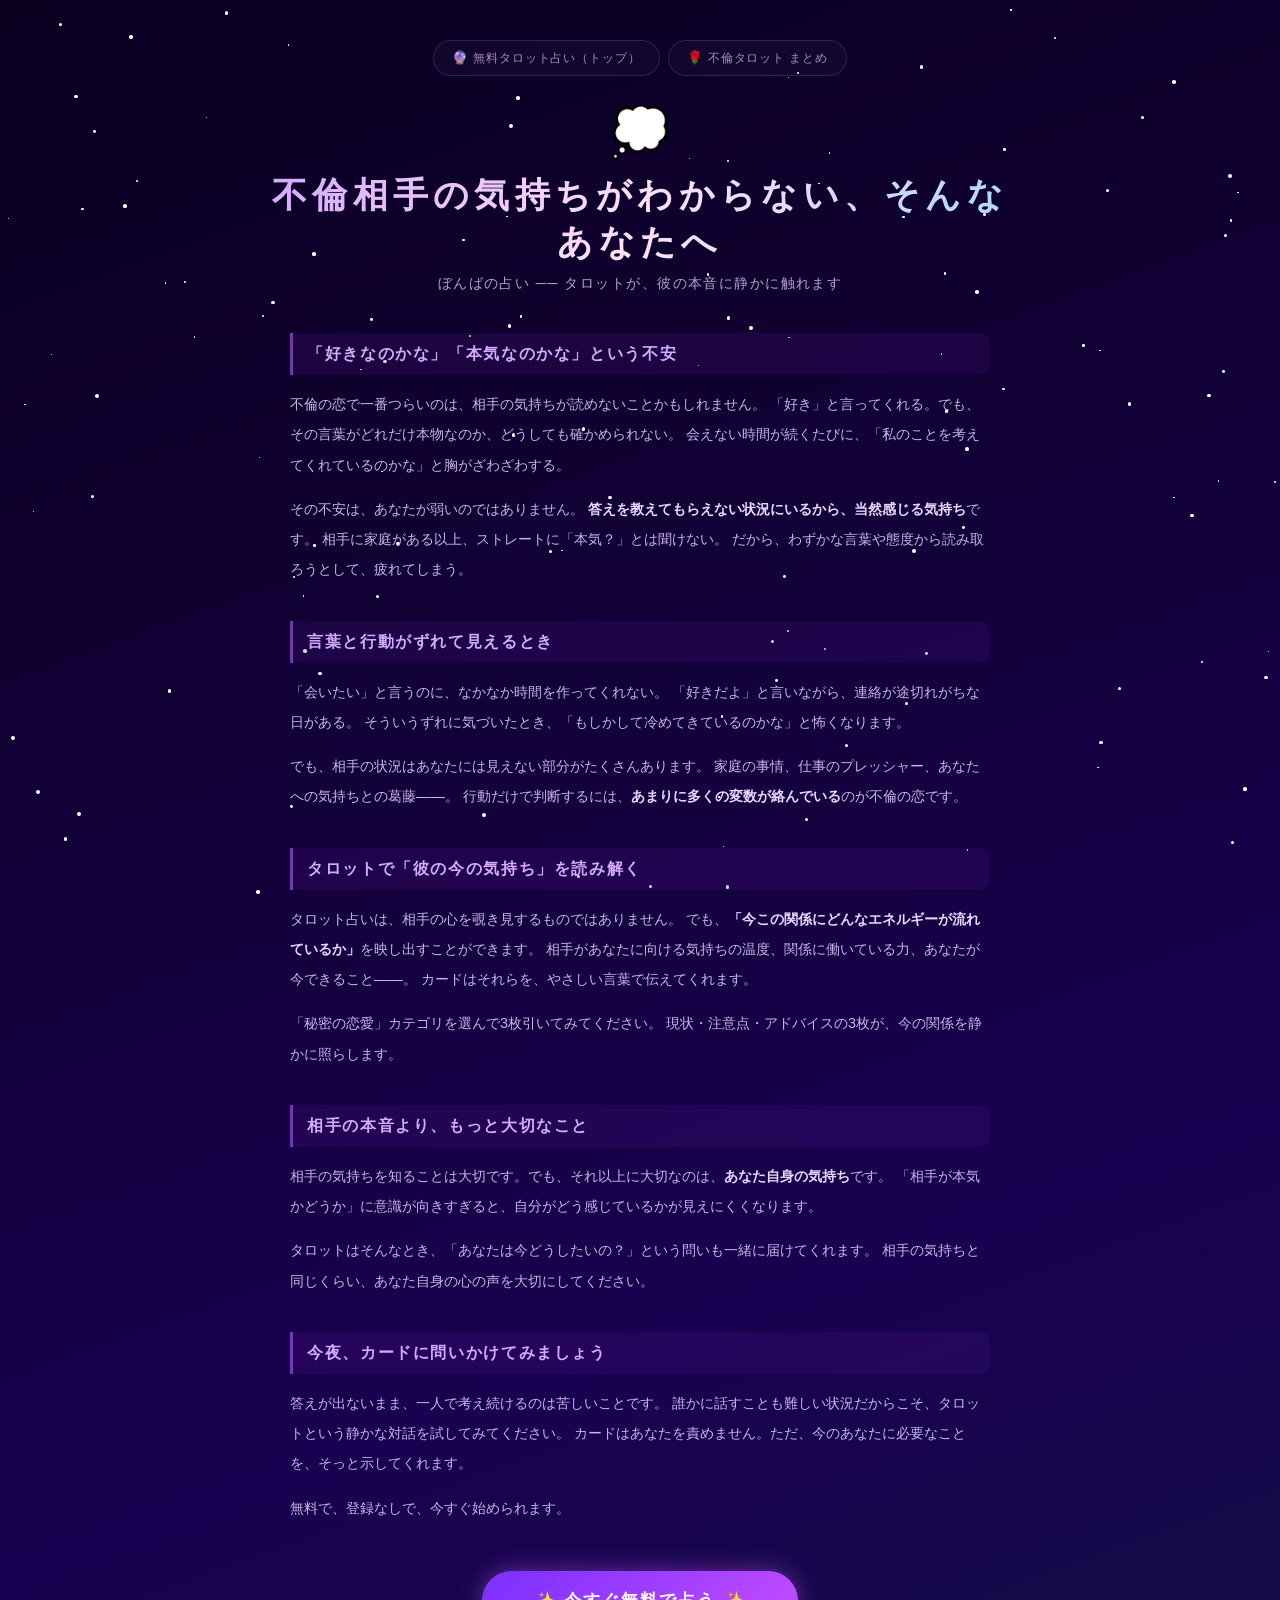
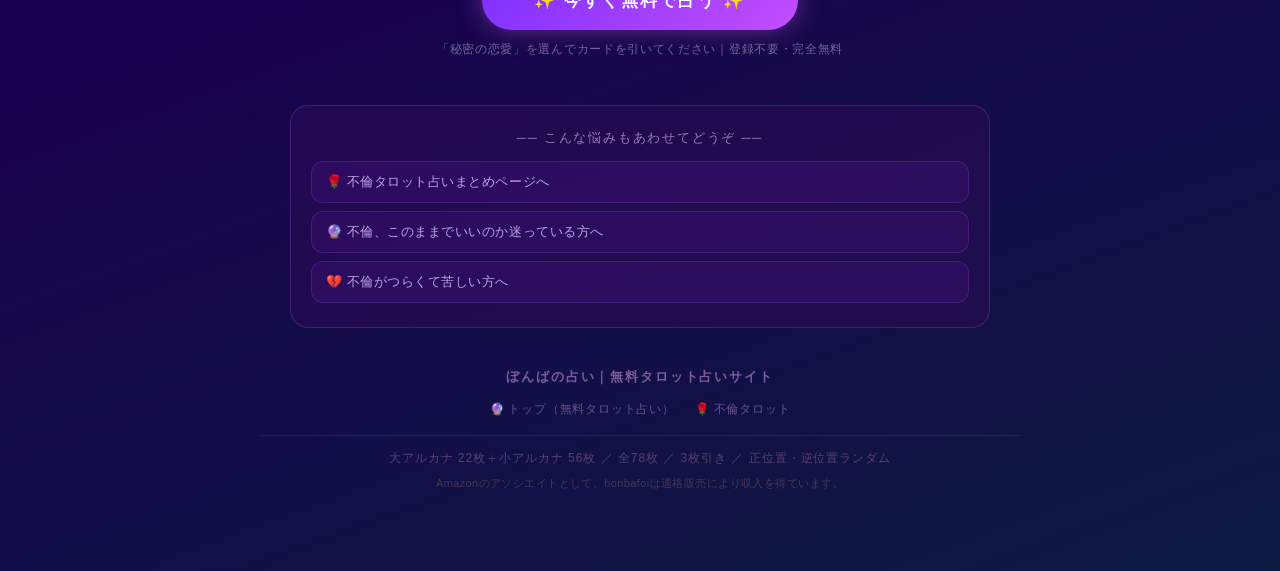
<file: furin-feelings.html>
<!DOCTYPE html>
<html lang="ja">
  <head>
    <meta charset="UTF-8" />
    <meta name="viewport" content="width=device-width, initial-scale=1.0" />
    <title>不倫で相手の気持ちがわからない｜タロット無料占い｜ぼんばの占い</title>
    <meta name="description" content="不倫相手の本音や気持ちがわからなくて不安な方へ。ぼんばの占いのタロットで彼（彼女）の気持ちを無料鑑定。登録不要でブラウザからすぐ使えます。" />
    <link rel="stylesheet" href="style.css" />
    <style>
      .article-wrap {
        width: 100%;
        max-width: 700px;
        margin: 0 auto 48px;
        text-align: left;
      }
      .article-wrap h2 {
        font-size: 1.02rem;
        font-weight: bold;
        color: #d4aaff;
        letter-spacing: 0.1em;
        margin: 36px 0 14px;
        padding: 10px 14px;
        background: rgba(80, 20, 140, 0.2);
        border-left: 3px solid rgba(180, 100, 255, 0.55);
        border-radius: 0 10px 10px 0;
      }
      .article-wrap p {
        font-size: 0.9rem;
        line-height: 2.1;
        color: #c8b4e8;
        margin-bottom: 14px;
      }
      .article-wrap strong { color: #e8d4ff; }
      .related-box {
        width: 100%;
        max-width: 700px;
        margin: 0 auto 40px;
        padding: 24px 20px;
        background: rgba(50, 12, 90, 0.45);
        border: 1px solid rgba(180, 110, 255, 0.22);
        border-radius: 18px;
      }
      .related-box-title {
        font-size: 0.8rem;
        color: #9878b8;
        letter-spacing: 0.14em;
        margin-bottom: 14px;
        text-align: center;
      }
      .related-link-item {
        display: flex;
        align-items: center;
        gap: 10px;
        padding: 11px 14px;
        margin-bottom: 8px;
        background: rgba(80, 20, 140, 0.25);
        border: 1px solid rgba(170, 100, 255, 0.18);
        border-radius: 12px;
        text-decoration: none;
        color: #c0a0e8;
        font-size: 0.82rem;
        letter-spacing: 0.04em;
        transition: background 0.2s ease, color 0.2s ease;
      }
      .related-link-item:last-child { margin-bottom: 0; }
      .related-link-item:hover {
        background: rgba(100, 30, 180, 0.38);
        color: #e0ccff;
      }
      .article-cta { text-align: center; margin: 0 0 48px; }
      .article-cta-btn {
        display: inline-block;
        padding: 18px 52px;
        font-size: 1.05rem;
        font-weight: bold;
        letter-spacing: 0.12em;
        color: #fff;
        background: linear-gradient(135deg, #7b2fff, #c44dff, #7b2fff);
        background-size: 200% 200%;
        border-radius: 50px;
        text-decoration: none;
        box-shadow: 0 0 24px rgba(180, 80, 255, 0.55), 0 4px 24px rgba(0,0,0,0.4);
        animation: gradientShift 4s ease infinite;
        transition: transform 0.15s ease, box-shadow 0.15s ease;
        font-family: "Hiragino Kaku Gothic ProN", "Noto Sans JP", sans-serif;
      }
      .article-cta-btn:hover {
        transform: translateY(-3px) scale(1.04);
        box-shadow: 0 0 36px rgba(200, 100, 255, 0.75), 0 8px 32px rgba(0,0,0,0.5);
      }
      .article-cta-note {
        font-size: 0.72rem;
        color: #7a609a;
        margin-top: 12px;
        letter-spacing: 0.06em;
      }
      @media (max-width: 580px) {
        .article-cta-btn { padding: 16px 36px; font-size: 0.95rem; }
      }
    </style>
  </head>
  <body>
    <div id="stars"></div>

    <div class="container">

      <!-- ナビゲーション -->
      <nav class="site-nav" aria-label="サイトメニュー">
        <a href="index.html"       class="nav-link">🔮 無料タロット占い（トップ）</a>
        <a href="furin-tarot.html" class="nav-link">🌹 不倫タロット まとめ</a>
      </nav>

      <!-- ヘッダー -->
      <header>
        <span class="moon-decoration">💭</span>
        <h1>不倫相手の気持ちがわからない、そんなあなたへ</h1>
        <p class="subtitle">ぼんばの占い ── タロットが、彼の本音に静かに触れます</p>
      </header>

      <!-- 本文 -->
      <article class="article-wrap">

        <h2>「好きなのかな」「本気なのかな」という不安</h2>
        <p>
          不倫の恋で一番つらいのは、相手の気持ちが読めないことかもしれません。
          「好き」と言ってくれる。でも、その言葉がどれだけ本物なのか、どうしても確かめられない。
          会えない時間が続くたびに、「私のことを考えてくれているのかな」と胸がざわざわする。
        </p>
        <p>
          その不安は、あなたが弱いのではありません。
          <strong>答えを教えてもらえない状況にいるから、当然感じる気持ち</strong>です。
          相手に家庭がある以上、ストレートに「本気？」とは聞けない。
          だから、わずかな言葉や態度から読み取ろうとして、疲れてしまう。
        </p>

        <h2>言葉と行動がずれて見えるとき</h2>
        <p>
          「会いたい」と言うのに、なかなか時間を作ってくれない。
          「好きだよ」と言いながら、連絡が途切れがちな日がある。
          そういうずれに気づいたとき、「もしかして冷めてきているのかな」と怖くなります。
        </p>
        <p>
          でも、相手の状況はあなたには見えない部分がたくさんあります。
          家庭の事情、仕事のプレッシャー、あなたへの気持ちとの葛藤——。
          行動だけで判断するには、<strong>あまりに多くの変数が絡んでいる</strong>のが不倫の恋です。
        </p>

        <h2>タロットで「彼の今の気持ち」を読み解く</h2>
        <p>
          タロット占いは、相手の心を覗き見するものではありません。
          でも、<strong>「今この関係にどんなエネルギーが流れているか」</strong>を映し出すことができます。
          相手があなたに向ける気持ちの温度、関係に働いている力、あなたが今できること——。
          カードはそれらを、やさしい言葉で伝えてくれます。
        </p>
        <p>
          「秘密の恋愛」カテゴリを選んで3枚引いてみてください。
          現状・注意点・アドバイスの3枚が、今の関係を静かに照らします。
        </p>

        <h2>相手の本音より、もっと大切なこと</h2>
        <p>
          相手の気持ちを知ることは大切です。でも、それ以上に大切なのは、<strong>あなた自身の気持ち</strong>です。
          「相手が本気かどうか」に意識が向きすぎると、自分がどう感じているかが見えにくくなります。
        </p>
        <p>
          タロットはそんなとき、「あなたは今どうしたいの？」という問いも一緒に届けてくれます。
          相手の気持ちと同じくらい、あなた自身の心の声を大切にしてください。
        </p>

        <h2>今夜、カードに問いかけてみましょう</h2>
        <p>
          答えが出ないまま、一人で考え続けるのは苦しいことです。
          誰かに話すことも難しい状況だからこそ、タロットという静かな対話を試してみてください。
          カードはあなたを責めません。ただ、今のあなたに必要なことを、そっと示してくれます。
        </p>
        <p>
          無料で、登録なしで、今すぐ始められます。
        </p>

      </article>

      <!-- CTA -->
      <div class="article-cta">
        <a href="index.html" class="article-cta-btn">✨ 今すぐ無料で占う ✨</a>
        <p class="article-cta-note">「秘密の恋愛」を選んでカードを引いてください｜登録不要・完全無料</p>
      </div>

      <!-- 関連ページ -->
      <div class="related-box">
        <p class="related-box-title">── こんな悩みもあわせてどうぞ ──</p>
        <a href="furin-tarot.html" class="related-link-item">🌹 不倫タロット占いまとめページへ</a>
        <a href="furin-future.html" class="related-link-item">🔮 不倫、このままでいいのか迷っている方へ</a>
        <a href="furin-pain.html"   class="related-link-item">💔 不倫がつらくて苦しい方へ</a>
      </div>

      <!-- フッター -->
      <footer>
        <p class="footer-brand">ぼんばの占い｜無料タロット占いサイト</p>
        <nav class="footer-nav" aria-label="フッターメニュー">
          <a href="index.html">🔮 トップ（無料タロット占い）</a>
          <a href="furin-tarot.html">🌹 不倫タロット</a>
        </nav>
        <p>大アルカナ 22枚＋小アルカナ 56枚 ／ 全78枚 ／ 3枚引き ／ 正位置・逆位置ランダム</p>
        <p class="affiliate-disclosure">
          Amazonのアソシエイトとして、bonbafoiは適格販売により収入を得ています。
        </p>
      </footer>

    </div><!-- /container -->

    <script>
      (function () {
        const container = document.getElementById("stars");
        for (let i = 0; i < 120; i++) {
          const star = document.createElement("div");
          star.classList.add("star");
          star.style.left = Math.random() * 100 + "%";
          star.style.top  = Math.random() * 100 + "%";
          const size = Math.random() * 3 + 1;
          star.style.width  = size + "px";
          star.style.height = size + "px";
          star.style.animationDelay = Math.random() * 4 + "s";
          container.appendChild(star);
        }
      })();
    </script>
  </body>
</html>
</file>
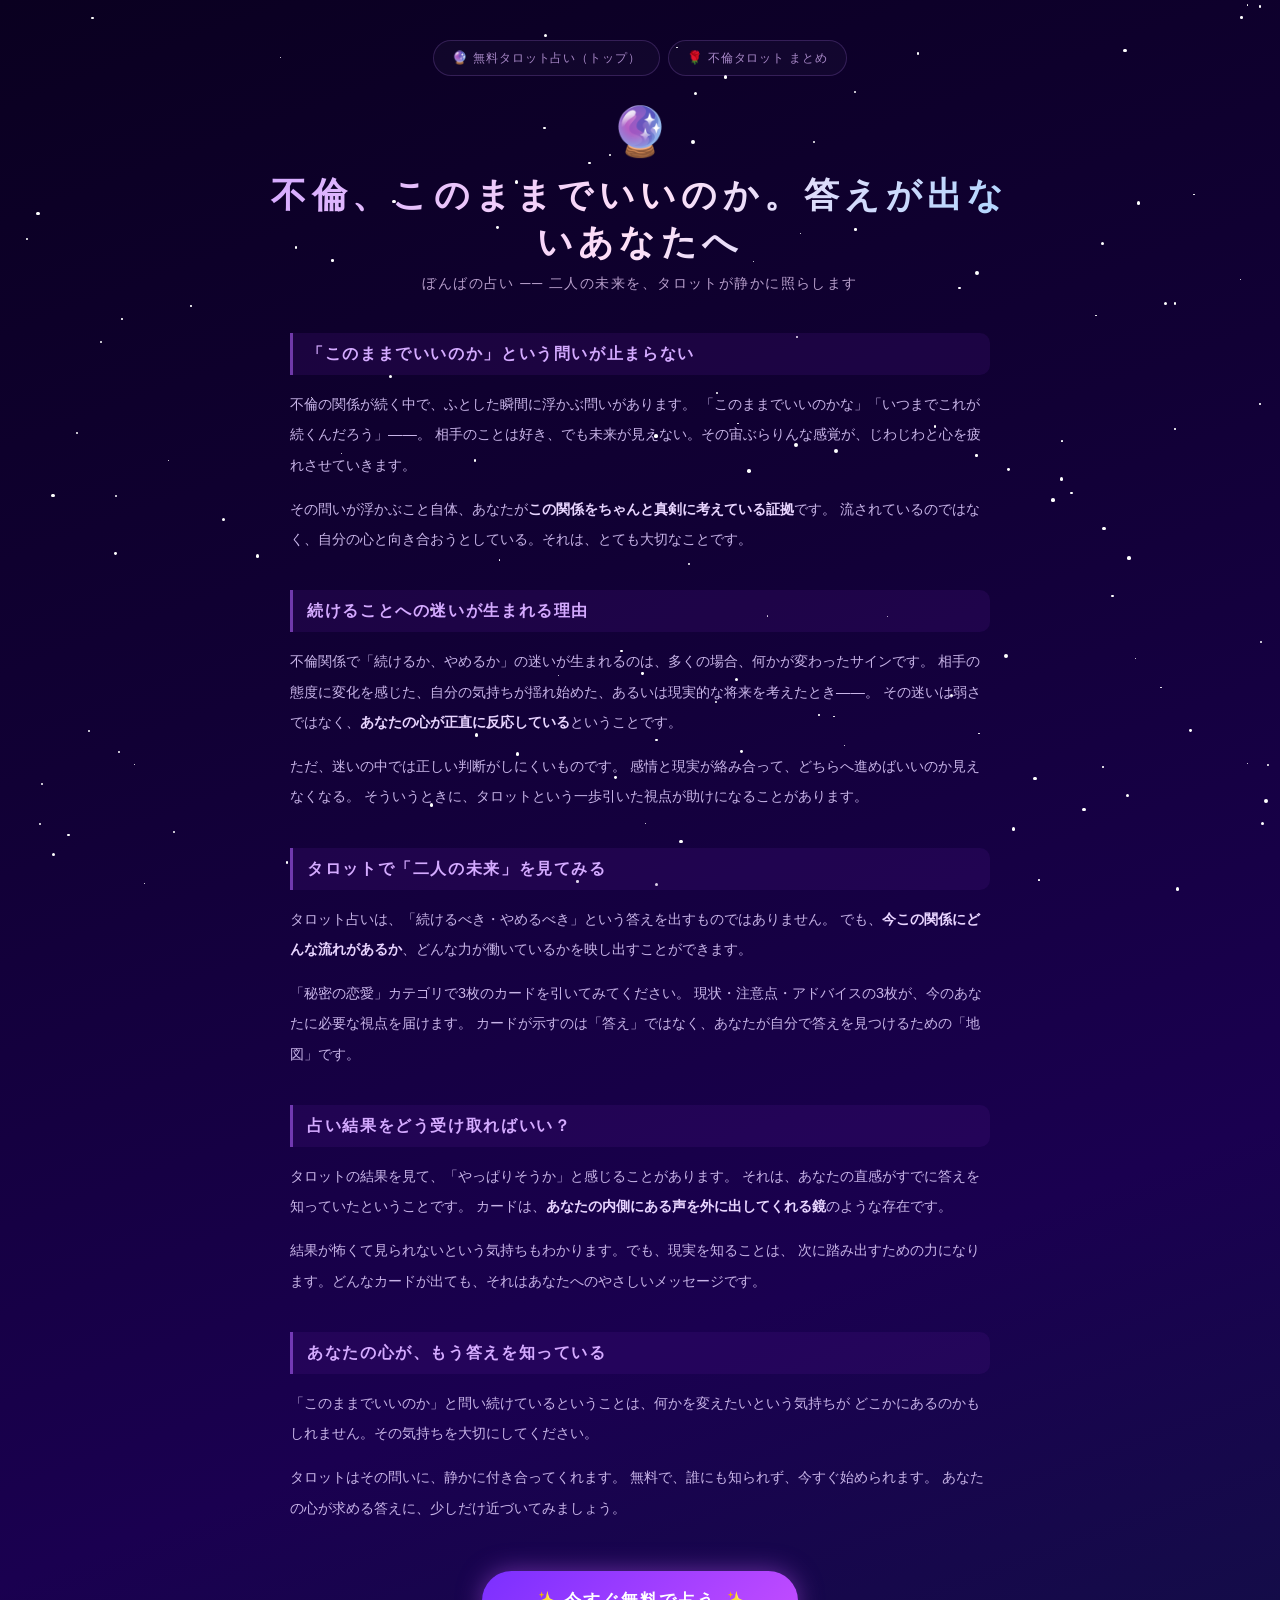
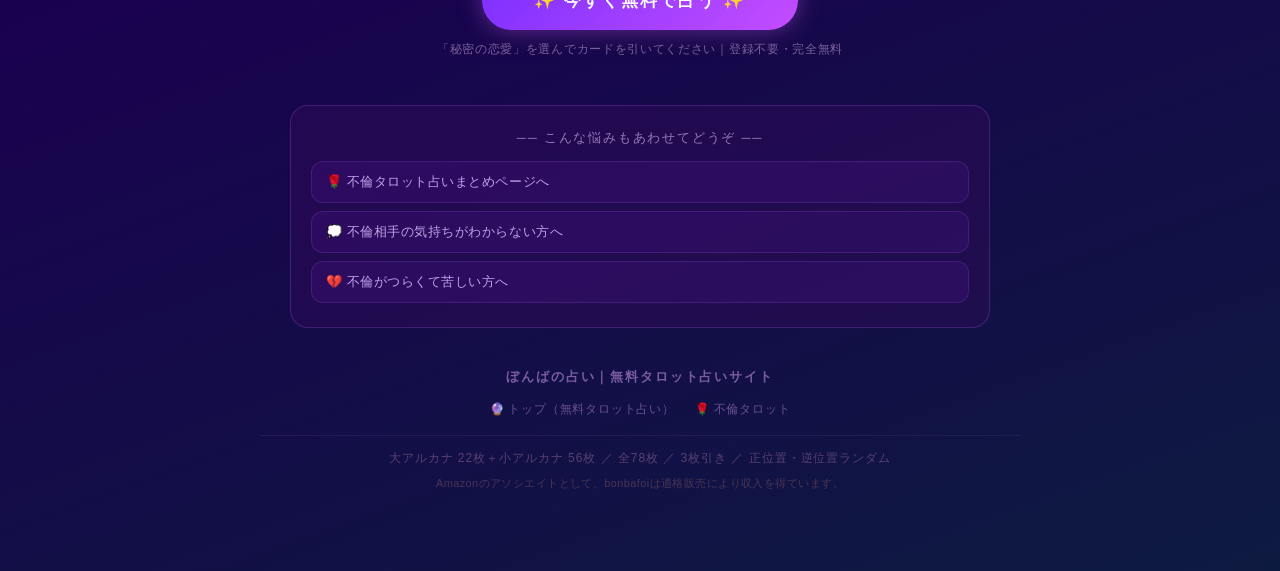
<file: furin-future.html>
<!DOCTYPE html>
<html lang="ja">
  <head>
    <meta charset="UTF-8" />
    <meta name="viewport" content="width=device-width, initial-scale=1.0" />
    <title>不倫このままでいいのか迷ったら｜タロット無料占い｜ぼんばの占い</title>
    <meta name="description" content="不倫関係を続けるべきか、やめるべきか迷っている方へ。ぼんばの占いのタロットで二人の未来を無料鑑定。登録不要でブラウザからすぐ使えます。" />
    <link rel="stylesheet" href="style.css" />
    <style>
      .article-wrap {
        width: 100%;
        max-width: 700px;
        margin: 0 auto 48px;
        text-align: left;
      }
      .article-wrap h2 {
        font-size: 1.02rem;
        font-weight: bold;
        color: #d4aaff;
        letter-spacing: 0.1em;
        margin: 36px 0 14px;
        padding: 10px 14px;
        background: rgba(80, 20, 140, 0.2);
        border-left: 3px solid rgba(180, 100, 255, 0.55);
        border-radius: 0 10px 10px 0;
      }
      .article-wrap p {
        font-size: 0.9rem;
        line-height: 2.1;
        color: #c8b4e8;
        margin-bottom: 14px;
      }
      .article-wrap strong { color: #e8d4ff; }
      .related-box {
        width: 100%;
        max-width: 700px;
        margin: 0 auto 40px;
        padding: 24px 20px;
        background: rgba(50, 12, 90, 0.45);
        border: 1px solid rgba(180, 110, 255, 0.22);
        border-radius: 18px;
      }
      .related-box-title {
        font-size: 0.8rem;
        color: #9878b8;
        letter-spacing: 0.14em;
        margin-bottom: 14px;
        text-align: center;
      }
      .related-link-item {
        display: flex;
        align-items: center;
        gap: 10px;
        padding: 11px 14px;
        margin-bottom: 8px;
        background: rgba(80, 20, 140, 0.25);
        border: 1px solid rgba(170, 100, 255, 0.18);
        border-radius: 12px;
        text-decoration: none;
        color: #c0a0e8;
        font-size: 0.82rem;
        letter-spacing: 0.04em;
        transition: background 0.2s ease, color 0.2s ease;
      }
      .related-link-item:last-child { margin-bottom: 0; }
      .related-link-item:hover {
        background: rgba(100, 30, 180, 0.38);
        color: #e0ccff;
      }
      .article-cta { text-align: center; margin: 0 0 48px; }
      .article-cta-btn {
        display: inline-block;
        padding: 18px 52px;
        font-size: 1.05rem;
        font-weight: bold;
        letter-spacing: 0.12em;
        color: #fff;
        background: linear-gradient(135deg, #7b2fff, #c44dff, #7b2fff);
        background-size: 200% 200%;
        border-radius: 50px;
        text-decoration: none;
        box-shadow: 0 0 24px rgba(180, 80, 255, 0.55), 0 4px 24px rgba(0,0,0,0.4);
        animation: gradientShift 4s ease infinite;
        transition: transform 0.15s ease, box-shadow 0.15s ease;
        font-family: "Hiragino Kaku Gothic ProN", "Noto Sans JP", sans-serif;
      }
      .article-cta-btn:hover {
        transform: translateY(-3px) scale(1.04);
        box-shadow: 0 0 36px rgba(200, 100, 255, 0.75), 0 8px 32px rgba(0,0,0,0.5);
      }
      .article-cta-note {
        font-size: 0.72rem;
        color: #7a609a;
        margin-top: 12px;
        letter-spacing: 0.06em;
      }
      @media (max-width: 580px) {
        .article-cta-btn { padding: 16px 36px; font-size: 0.95rem; }
      }
    </style>
  </head>
  <body>
    <div id="stars"></div>

    <div class="container">

      <!-- ナビゲーション -->
      <nav class="site-nav" aria-label="サイトメニュー">
        <a href="index.html"       class="nav-link">🔮 無料タロット占い（トップ）</a>
        <a href="furin-tarot.html" class="nav-link">🌹 不倫タロット まとめ</a>
      </nav>

      <!-- ヘッダー -->
      <header>
        <span class="moon-decoration">🔮</span>
        <h1>不倫、このままでいいのか。答えが出ないあなたへ</h1>
        <p class="subtitle">ぼんばの占い ── 二人の未来を、タロットが静かに照らします</p>
      </header>

      <!-- 本文 -->
      <article class="article-wrap">

        <h2>「このままでいいのか」という問いが止まらない</h2>
        <p>
          不倫の関係が続く中で、ふとした瞬間に浮かぶ問いがあります。
          「このままでいいのかな」「いつまでこれが続くんだろう」——。
          相手のことは好き、でも未来が見えない。その宙ぶらりんな感覚が、じわじわと心を疲れさせていきます。
        </p>
        <p>
          その問いが浮かぶこと自体、あなたが<strong>この関係をちゃんと真剣に考えている証拠</strong>です。
          流されているのではなく、自分の心と向き合おうとしている。それは、とても大切なことです。
        </p>

        <h2>続けることへの迷いが生まれる理由</h2>
        <p>
          不倫関係で「続けるか、やめるか」の迷いが生まれるのは、多くの場合、何かが変わったサインです。
          相手の態度に変化を感じた、自分の気持ちが揺れ始めた、あるいは現実的な将来を考えたとき——。
          その迷いは弱さではなく、<strong>あなたの心が正直に反応している</strong>ということです。
        </p>
        <p>
          ただ、迷いの中では正しい判断がしにくいものです。
          感情と現実が絡み合って、どちらへ進めばいいのか見えなくなる。
          そういうときに、タロットという一歩引いた視点が助けになることがあります。
        </p>

        <h2>タロットで「二人の未来」を見てみる</h2>
        <p>
          タロット占いは、「続けるべき・やめるべき」という答えを出すものではありません。
          でも、<strong>今この関係にどんな流れがあるか</strong>、どんな力が働いているかを映し出すことができます。
        </p>
        <p>
          「秘密の恋愛」カテゴリで3枚のカードを引いてみてください。
          現状・注意点・アドバイスの3枚が、今のあなたに必要な視点を届けます。
          カードが示すのは「答え」ではなく、あなたが自分で答えを見つけるための「地図」です。
        </p>

        <h2>占い結果をどう受け取ればいい？</h2>
        <p>
          タロットの結果を見て、「やっぱりそうか」と感じることがあります。
          それは、あなたの直感がすでに答えを知っていたということです。
          カードは、<strong>あなたの内側にある声を外に出してくれる鏡</strong>のような存在です。
        </p>
        <p>
          結果が怖くて見られないという気持ちもわかります。でも、現実を知ることは、
          次に踏み出すための力になります。どんなカードが出ても、それはあなたへのやさしいメッセージです。
        </p>

        <h2>あなたの心が、もう答えを知っている</h2>
        <p>
          「このままでいいのか」と問い続けているということは、何かを変えたいという気持ちが
          どこかにあるのかもしれません。その気持ちを大切にしてください。
        </p>
        <p>
          タロットはその問いに、静かに付き合ってくれます。
          無料で、誰にも知られず、今すぐ始められます。
          あなたの心が求める答えに、少しだけ近づいてみましょう。
        </p>

      </article>

      <!-- CTA -->
      <div class="article-cta">
        <a href="index.html" class="article-cta-btn">✨ 今すぐ無料で占う ✨</a>
        <p class="article-cta-note">「秘密の恋愛」を選んでカードを引いてください｜登録不要・完全無料</p>
      </div>

      <!-- 関連ページ -->
      <div class="related-box">
        <p class="related-box-title">── こんな悩みもあわせてどうぞ ──</p>
        <a href="furin-tarot.html"   class="related-link-item">🌹 不倫タロット占いまとめページへ</a>
        <a href="furin-feelings.html" class="related-link-item">💭 不倫相手の気持ちがわからない方へ</a>
        <a href="furin-pain.html"     class="related-link-item">💔 不倫がつらくて苦しい方へ</a>
      </div>

      <!-- フッター -->
      <footer>
        <p class="footer-brand">ぼんばの占い｜無料タロット占いサイト</p>
        <nav class="footer-nav" aria-label="フッターメニュー">
          <a href="index.html">🔮 トップ（無料タロット占い）</a>
          <a href="furin-tarot.html">🌹 不倫タロット</a>
        </nav>
        <p>大アルカナ 22枚＋小アルカナ 56枚 ／ 全78枚 ／ 3枚引き ／ 正位置・逆位置ランダム</p>
        <p class="affiliate-disclosure">
          Amazonのアソシエイトとして、bonbafoiは適格販売により収入を得ています。
        </p>
      </footer>

    </div><!-- /container -->

    <script>
      (function () {
        const container = document.getElementById("stars");
        for (let i = 0; i < 120; i++) {
          const star = document.createElement("div");
          star.classList.add("star");
          star.style.left = Math.random() * 100 + "%";
          star.style.top  = Math.random() * 100 + "%";
          const size = Math.random() * 3 + 1;
          star.style.width  = size + "px";
          star.style.height = size + "px";
          star.style.animationDelay = Math.random() * 4 + "s";
          container.appendChild(star);
        }
      })();
    </script>
  </body>
</html>
</file>
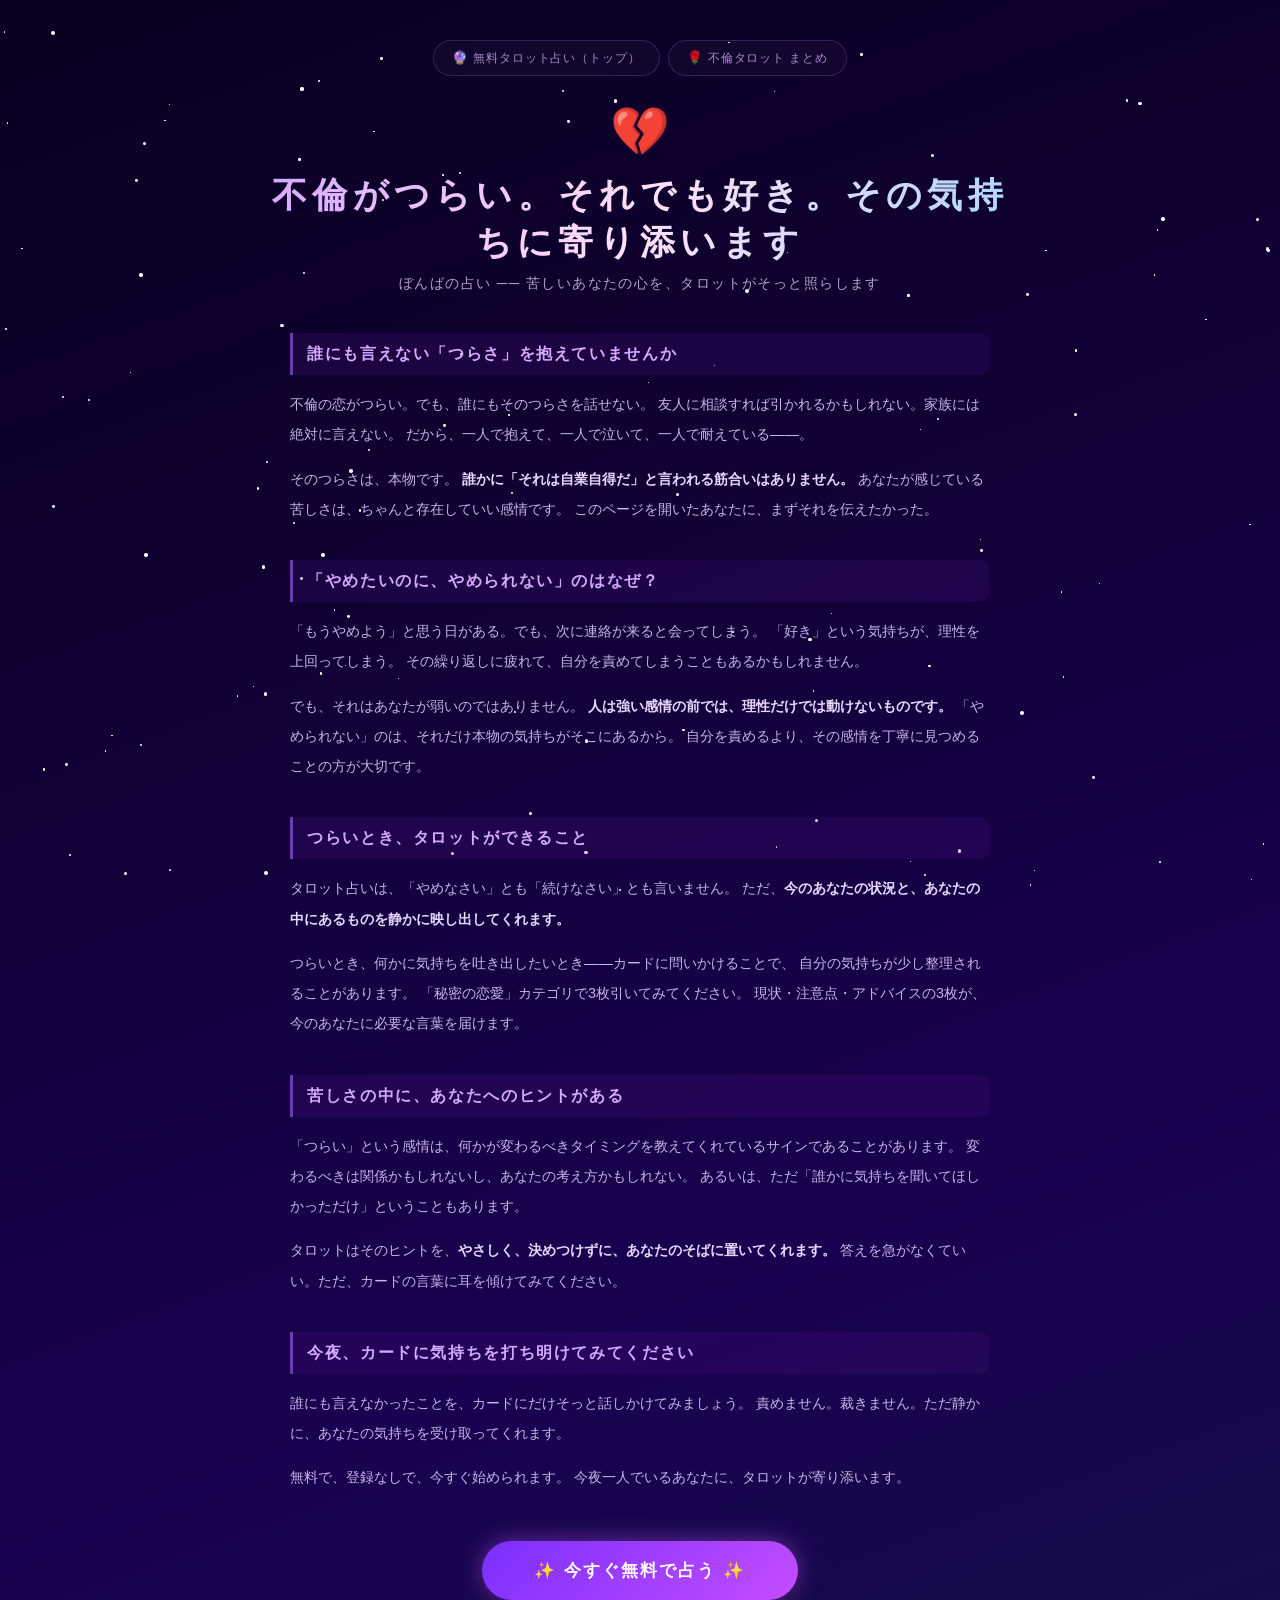
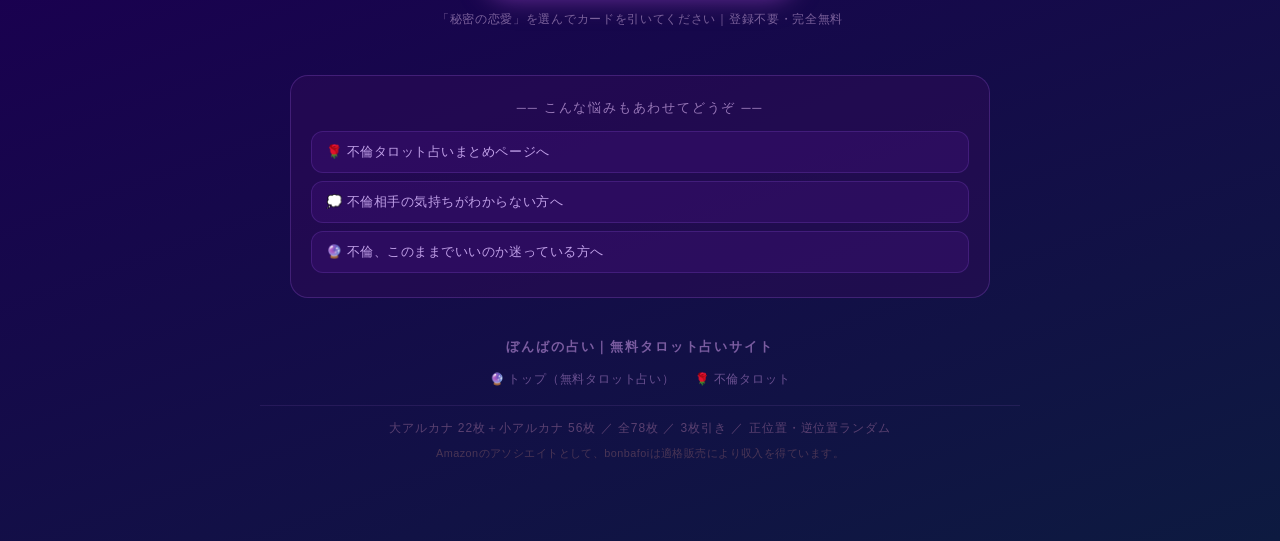
<file: furin-pain.html>
<!DOCTYPE html>
<html lang="ja">
  <head>
    <meta charset="UTF-8" />
    <meta name="viewport" content="width=device-width, initial-scale=1.0" />
    <title>不倫がつらい苦しいやめたいでも好き｜タロット無料占い｜ぼんばの占い</title>
    <meta name="description" content="不倫の恋がつらくて苦しい方へ。やめたいのに好き、そんな気持ちをぼんばの占いのタロットで整理しませんか。無料・登録不要でブラウザからすぐ使えます。" />
    <link rel="stylesheet" href="style.css" />
    <style>
      .article-wrap {
        width: 100%;
        max-width: 700px;
        margin: 0 auto 48px;
        text-align: left;
      }
      .article-wrap h2 {
        font-size: 1.02rem;
        font-weight: bold;
        color: #d4aaff;
        letter-spacing: 0.1em;
        margin: 36px 0 14px;
        padding: 10px 14px;
        background: rgba(80, 20, 140, 0.2);
        border-left: 3px solid rgba(180, 100, 255, 0.55);
        border-radius: 0 10px 10px 0;
      }
      .article-wrap p {
        font-size: 0.9rem;
        line-height: 2.1;
        color: #c8b4e8;
        margin-bottom: 14px;
      }
      .article-wrap strong { color: #e8d4ff; }
      .related-box {
        width: 100%;
        max-width: 700px;
        margin: 0 auto 40px;
        padding: 24px 20px;
        background: rgba(50, 12, 90, 0.45);
        border: 1px solid rgba(180, 110, 255, 0.22);
        border-radius: 18px;
      }
      .related-box-title {
        font-size: 0.8rem;
        color: #9878b8;
        letter-spacing: 0.14em;
        margin-bottom: 14px;
        text-align: center;
      }
      .related-link-item {
        display: flex;
        align-items: center;
        gap: 10px;
        padding: 11px 14px;
        margin-bottom: 8px;
        background: rgba(80, 20, 140, 0.25);
        border: 1px solid rgba(170, 100, 255, 0.18);
        border-radius: 12px;
        text-decoration: none;
        color: #c0a0e8;
        font-size: 0.82rem;
        letter-spacing: 0.04em;
        transition: background 0.2s ease, color 0.2s ease;
      }
      .related-link-item:last-child { margin-bottom: 0; }
      .related-link-item:hover {
        background: rgba(100, 30, 180, 0.38);
        color: #e0ccff;
      }
      .article-cta { text-align: center; margin: 0 0 48px; }
      .article-cta-btn {
        display: inline-block;
        padding: 18px 52px;
        font-size: 1.05rem;
        font-weight: bold;
        letter-spacing: 0.12em;
        color: #fff;
        background: linear-gradient(135deg, #7b2fff, #c44dff, #7b2fff);
        background-size: 200% 200%;
        border-radius: 50px;
        text-decoration: none;
        box-shadow: 0 0 24px rgba(180, 80, 255, 0.55), 0 4px 24px rgba(0,0,0,0.4);
        animation: gradientShift 4s ease infinite;
        transition: transform 0.15s ease, box-shadow 0.15s ease;
        font-family: "Hiragino Kaku Gothic ProN", "Noto Sans JP", sans-serif;
      }
      .article-cta-btn:hover {
        transform: translateY(-3px) scale(1.04);
        box-shadow: 0 0 36px rgba(200, 100, 255, 0.75), 0 8px 32px rgba(0,0,0,0.5);
      }
      .article-cta-note {
        font-size: 0.72rem;
        color: #7a609a;
        margin-top: 12px;
        letter-spacing: 0.06em;
      }
      @media (max-width: 580px) {
        .article-cta-btn { padding: 16px 36px; font-size: 0.95rem; }
      }
    </style>
  </head>
  <body>
    <div id="stars"></div>

    <div class="container">

      <!-- ナビゲーション -->
      <nav class="site-nav" aria-label="サイトメニュー">
        <a href="index.html"       class="nav-link">🔮 無料タロット占い（トップ）</a>
        <a href="furin-tarot.html" class="nav-link">🌹 不倫タロット まとめ</a>
      </nav>

      <!-- ヘッダー -->
      <header>
        <span class="moon-decoration">💔</span>
        <h1>不倫がつらい。それでも好き。その気持ちに寄り添います</h1>
        <p class="subtitle">ぼんばの占い ── 苦しいあなたの心を、タロットがそっと照らします</p>
      </header>

      <!-- 本文 -->
      <article class="article-wrap">

        <h2>誰にも言えない「つらさ」を抱えていませんか</h2>
        <p>
          不倫の恋がつらい。でも、誰にもそのつらさを話せない。
          友人に相談すれば引かれるかもしれない。家族には絶対に言えない。
          だから、一人で抱えて、一人で泣いて、一人で耐えている——。
        </p>
        <p>
          そのつらさは、本物です。
          <strong>誰かに「それは自業自得だ」と言われる筋合いはありません。</strong>
          あなたが感じている苦しさは、ちゃんと存在していい感情です。
          このページを開いたあなたに、まずそれを伝えたかった。
        </p>

        <h2>「やめたいのに、やめられない」のはなぜ？</h2>
        <p>
          「もうやめよう」と思う日がある。でも、次に連絡が来ると会ってしまう。
          「好き」という気持ちが、理性を上回ってしまう。
          その繰り返しに疲れて、自分を責めてしまうこともあるかもしれません。
        </p>
        <p>
          でも、それはあなたが弱いのではありません。
          <strong>人は強い感情の前では、理性だけでは動けないものです。</strong>
          「やめられない」のは、それだけ本物の気持ちがそこにあるから。
          自分を責めるより、その感情を丁寧に見つめることの方が大切です。
        </p>

        <h2>つらいとき、タロットができること</h2>
        <p>
          タロット占いは、「やめなさい」とも「続けなさい」とも言いません。
          ただ、<strong>今のあなたの状況と、あなたの中にあるものを静かに映し出してくれます。</strong>
        </p>
        <p>
          つらいとき、何かに気持ちを吐き出したいとき——カードに問いかけることで、
          自分の気持ちが少し整理されることがあります。
          「秘密の恋愛」カテゴリで3枚引いてみてください。
          現状・注意点・アドバイスの3枚が、今のあなたに必要な言葉を届けます。
        </p>

        <h2>苦しさの中に、あなたへのヒントがある</h2>
        <p>
          「つらい」という感情は、何かが変わるべきタイミングを教えてくれているサインであることがあります。
          変わるべきは関係かもしれないし、あなたの考え方かもしれない。
          あるいは、ただ「誰かに気持ちを聞いてほしかっただけ」ということもあります。
        </p>
        <p>
          タロットはそのヒントを、<strong>やさしく、決めつけずに、あなたのそばに置いてくれます。</strong>
          答えを急がなくていい。ただ、カードの言葉に耳を傾けてみてください。
        </p>

        <h2>今夜、カードに気持ちを打ち明けてみてください</h2>
        <p>
          誰にも言えなかったことを、カードにだけそっと話しかけてみましょう。
          責めません。裁きません。ただ静かに、あなたの気持ちを受け取ってくれます。
        </p>
        <p>
          無料で、登録なしで、今すぐ始められます。
          今夜一人でいるあなたに、タロットが寄り添います。
        </p>

      </article>

      <!-- CTA -->
      <div class="article-cta">
        <a href="index.html" class="article-cta-btn">✨ 今すぐ無料で占う ✨</a>
        <p class="article-cta-note">「秘密の恋愛」を選んでカードを引いてください｜登録不要・完全無料</p>
      </div>

      <!-- 関連ページ -->
      <div class="related-box">
        <p class="related-box-title">── こんな悩みもあわせてどうぞ ──</p>
        <a href="furin-tarot.html"    class="related-link-item">🌹 不倫タロット占いまとめページへ</a>
        <a href="furin-feelings.html" class="related-link-item">💭 不倫相手の気持ちがわからない方へ</a>
        <a href="furin-future.html"   class="related-link-item">🔮 不倫、このままでいいのか迷っている方へ</a>
      </div>

      <!-- フッター -->
      <footer>
        <p class="footer-brand">ぼんばの占い｜無料タロット占いサイト</p>
        <nav class="footer-nav" aria-label="フッターメニュー">
          <a href="index.html">🔮 トップ（無料タロット占い）</a>
          <a href="furin-tarot.html">🌹 不倫タロット</a>
        </nav>
        <p>大アルカナ 22枚＋小アルカナ 56枚 ／ 全78枚 ／ 3枚引き ／ 正位置・逆位置ランダム</p>
        <p class="affiliate-disclosure">
          Amazonのアソシエイトとして、bonbafoiは適格販売により収入を得ています。
        </p>
      </footer>

    </div><!-- /container -->

    <script>
      (function () {
        const container = document.getElementById("stars");
        for (let i = 0; i < 120; i++) {
          const star = document.createElement("div");
          star.classList.add("star");
          star.style.left = Math.random() * 100 + "%";
          star.style.top  = Math.random() * 100 + "%";
          const size = Math.random() * 3 + 1;
          star.style.width  = size + "px";
          star.style.height = size + "px";
          star.style.animationDelay = Math.random() * 4 + "s";
          container.appendChild(star);
        }
      })();
    </script>
  </body>
</html>
</file>
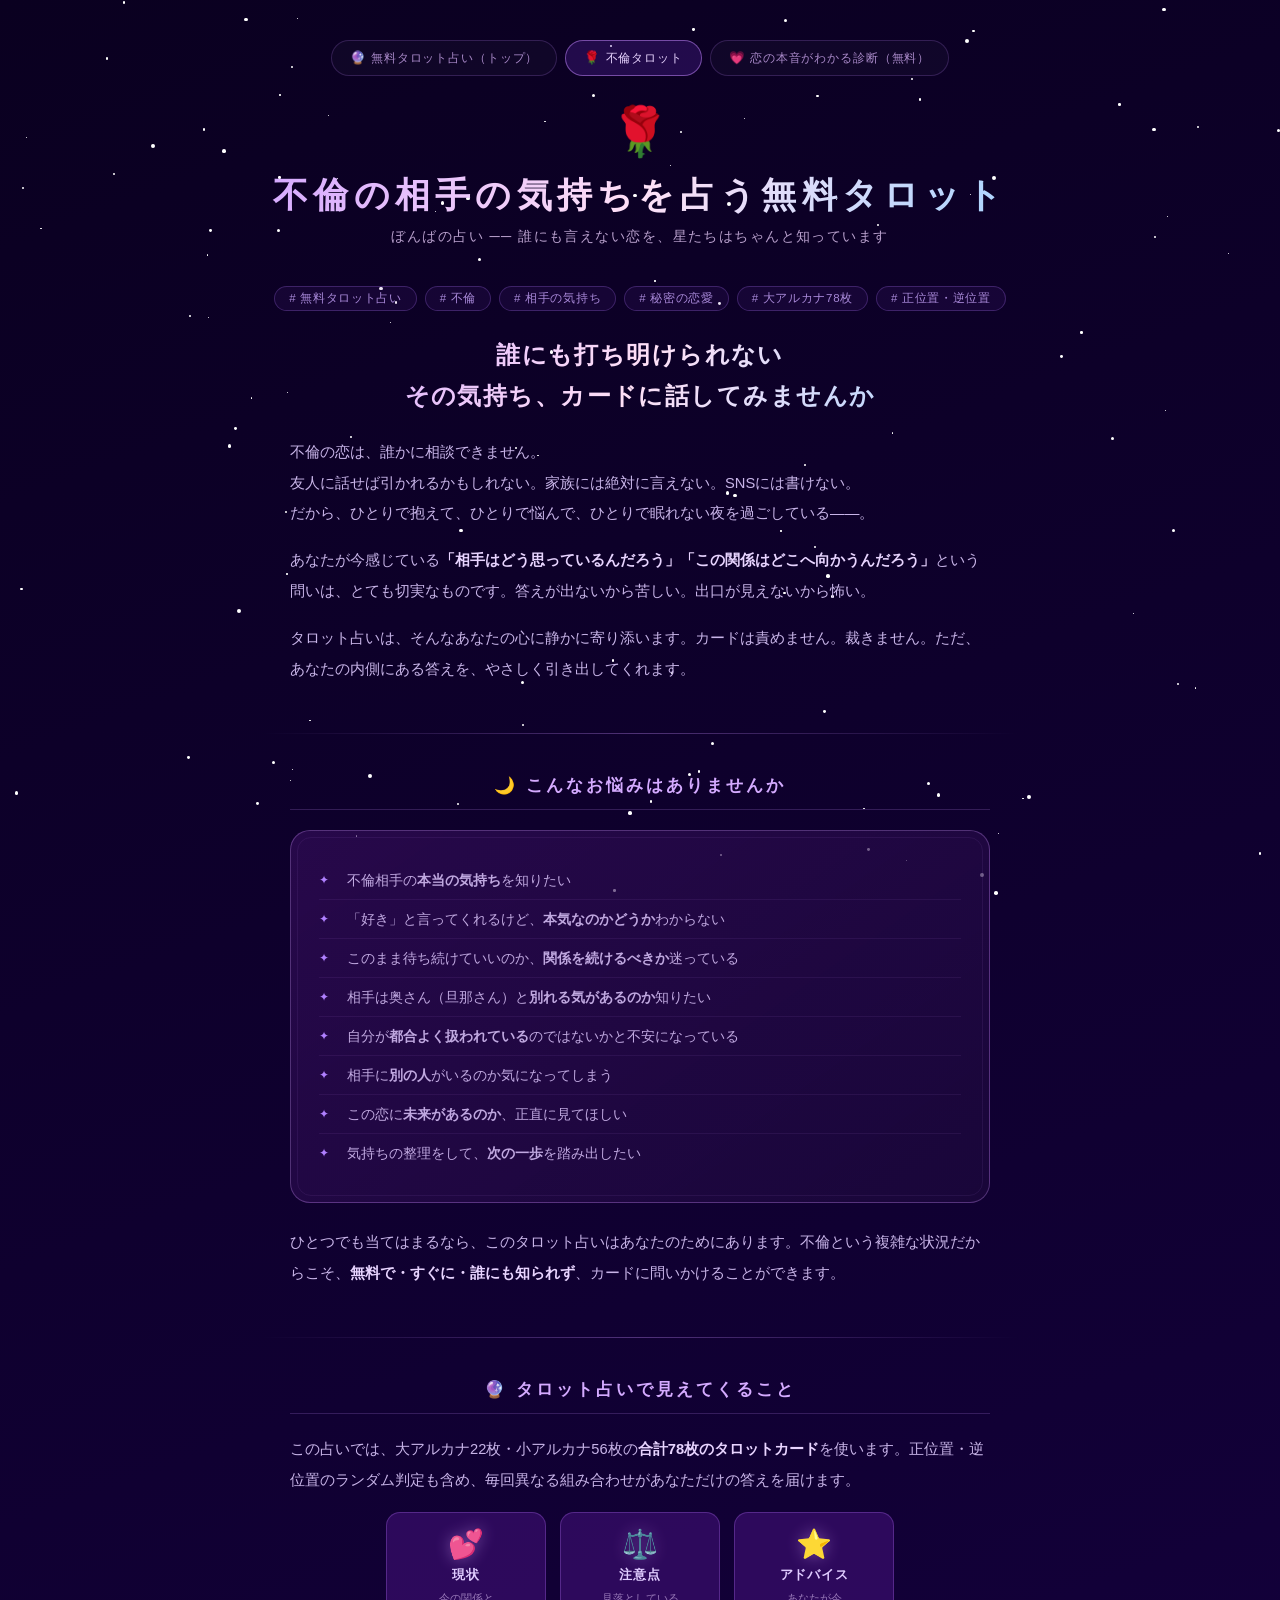
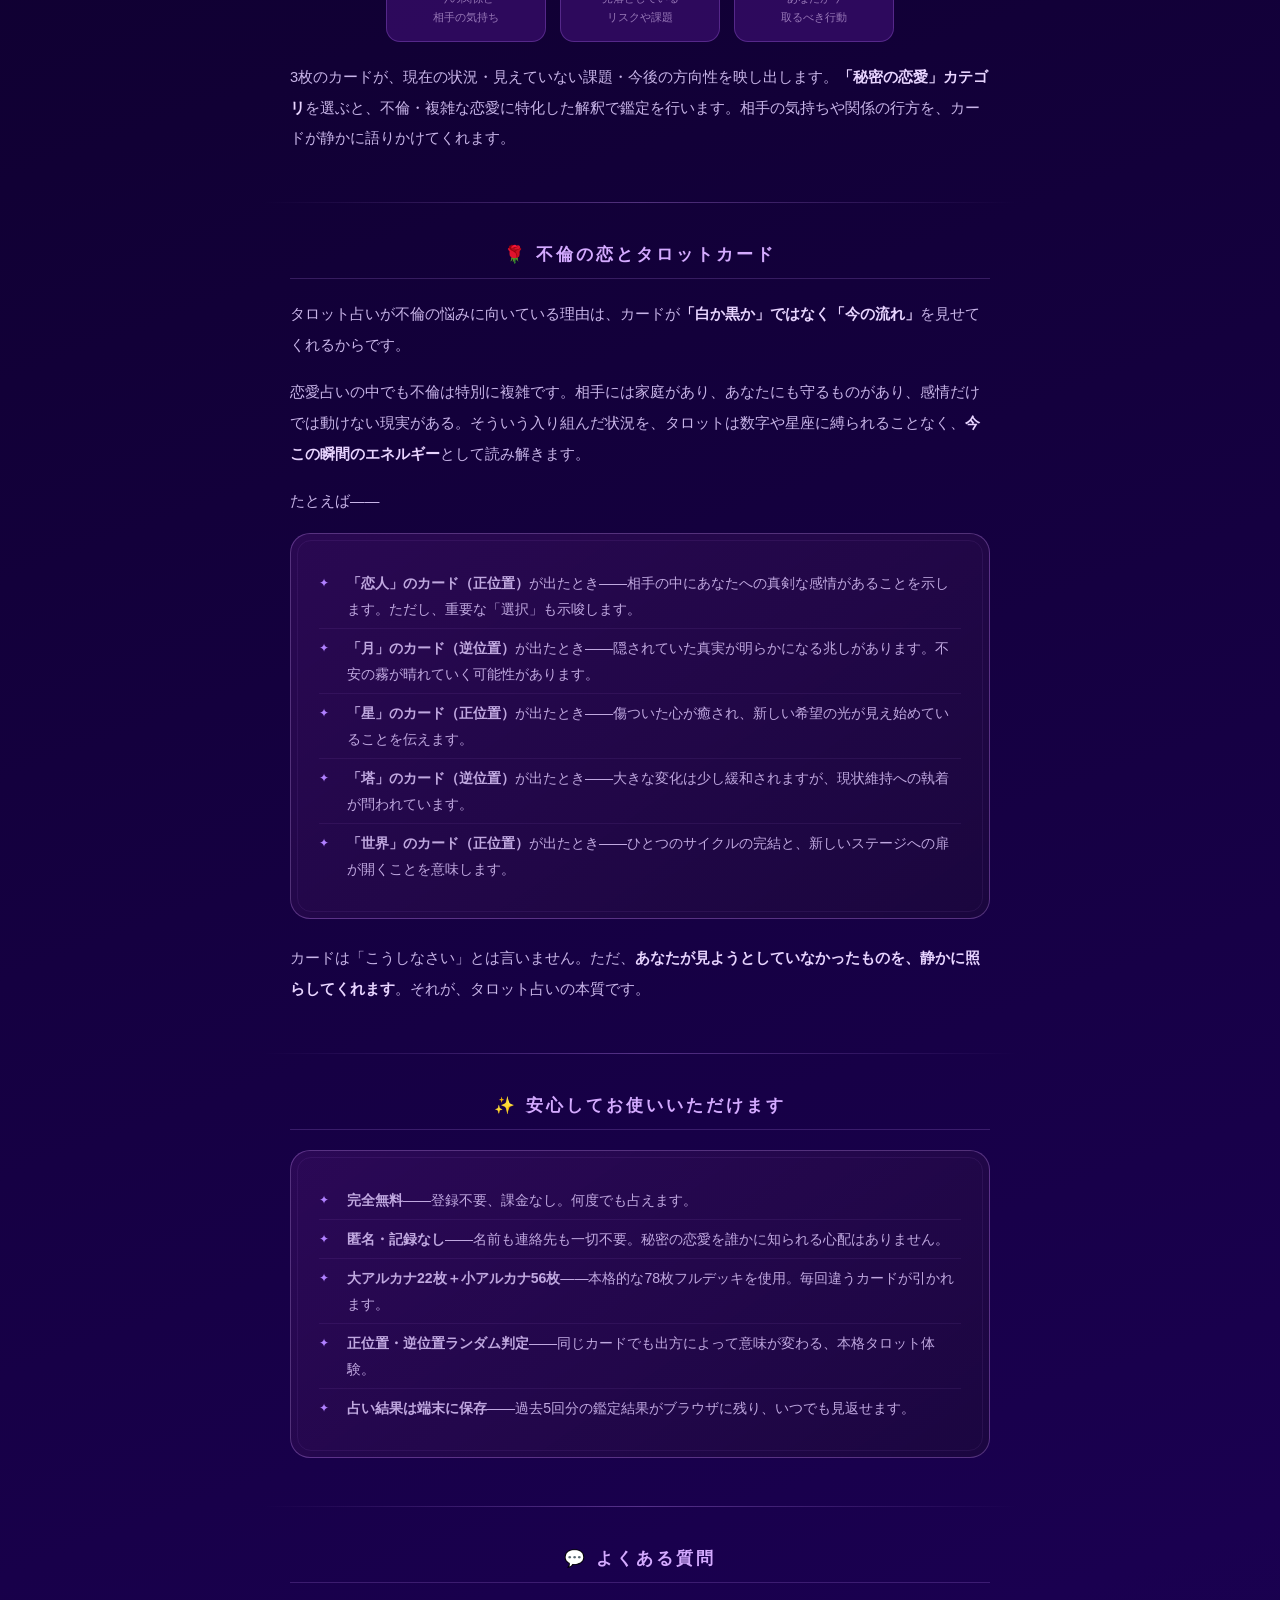
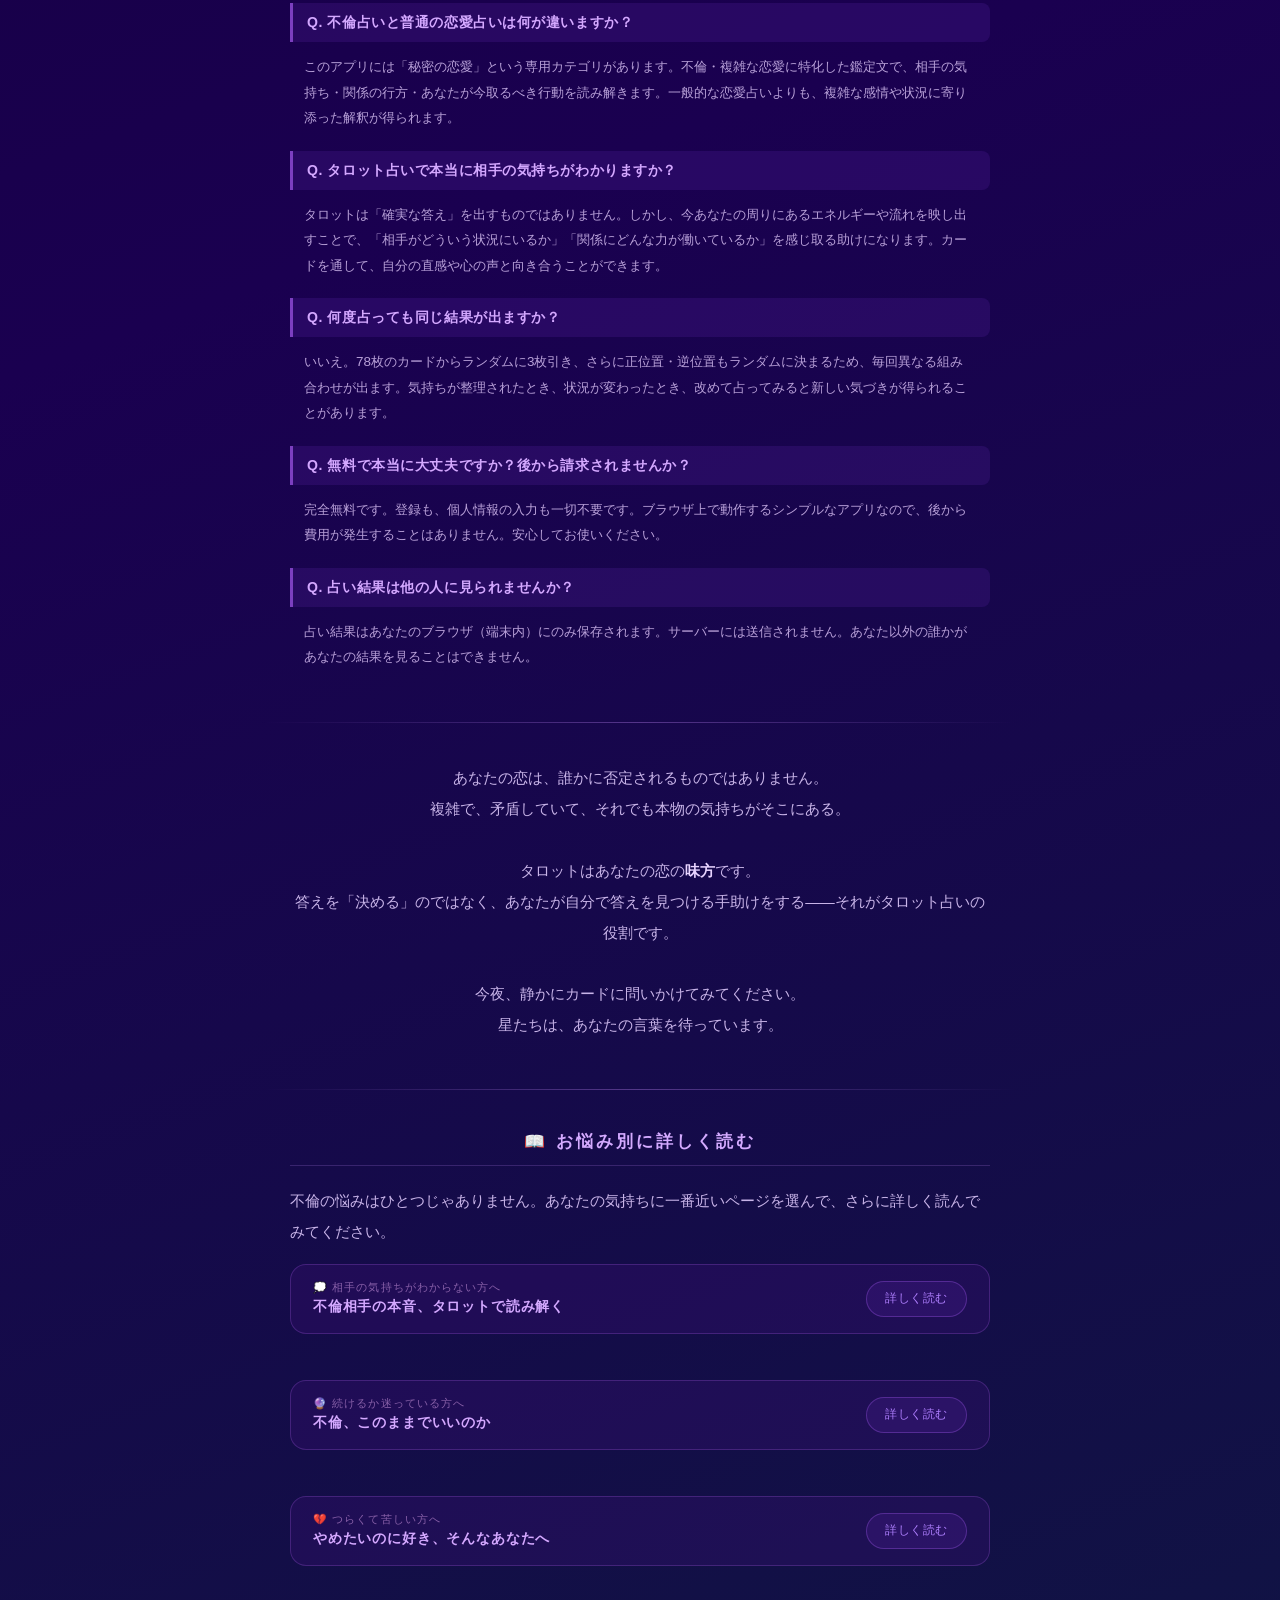
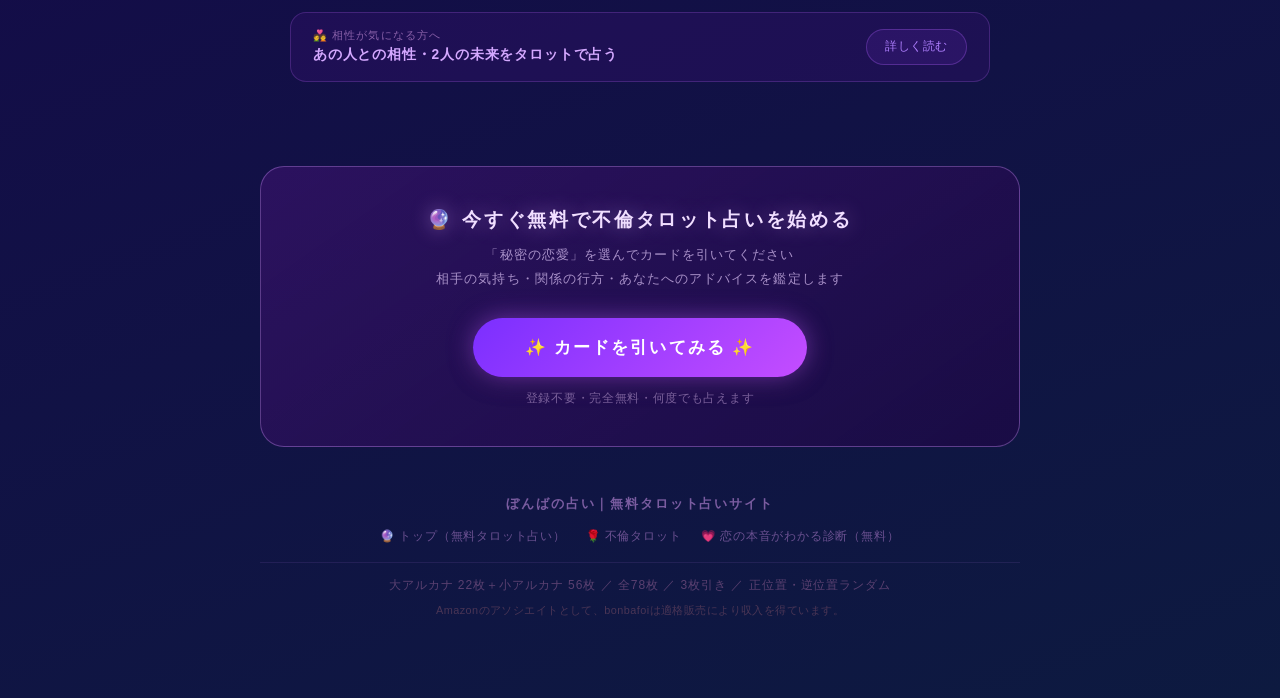
<file: furin-tarot.html>
<!DOCTYPE html>
<html lang="ja">
  <head>
    <meta charset="UTF-8" />
    <meta name="viewport" content="width=device-width, initial-scale=1.0" />
    <title>不倫の相手の気持ちを占う無料タロット｜ぼんばの占い</title>
    <meta name="description" content="不倫関係で悩んでいる方へ。ぼんばの占いで相手の本音や今後の関係をタロットで占います。無料・登録不要ですぐ使えます。" />
    <link rel="stylesheet" href="style.css" />
    <style>
      /* ── ランディングページ専用スタイル ── */

      .lp-section {
        width: 100%;
        max-width: 700px;
        margin: 0 auto 48px;
        text-align: left;
      }

      .lp-section-center {
        text-align: center;
      }

      .lp-lead {
        font-size: 1.5rem;
        font-weight: bold;
        line-height: 1.7;
        letter-spacing: 0.06em;
        background: linear-gradient(120deg, #d4a8ff, #ffe0f7, #a8d4ff);
        -webkit-background-clip: text;
        -webkit-text-fill-color: transparent;
        background-clip: text;
        margin-bottom: 20px;
        text-align: center;
      }

      .lp-body {
        font-size: 0.92rem;
        line-height: 2.1;
        color: #c8b4e8;
        margin-bottom: 16px;
      }

      .lp-body strong {
        color: #e8d4ff;
        font-weight: bold;
      }

      .lp-divider {
        width: 100%;
        height: 1px;
        background: linear-gradient(to right, transparent, rgba(200, 140, 255, 0.35), transparent);
        margin: 40px 0;
      }

      .lp-box {
        background: linear-gradient(145deg, rgba(60, 15, 100, 0.55), rgba(28, 8, 60, 0.75));
        border: 1.5px solid rgba(210, 150, 255, 0.3);
        border-radius: 20px;
        padding: 30px 28px;
        margin-bottom: 24px;
        position: relative;
      }

      .lp-box::before {
        content: "";
        position: absolute;
        inset: 6px;
        border: 1px solid rgba(200, 140, 255, 0.08);
        border-radius: 14px;
        pointer-events: none;
      }

      .lp-box-title {
        font-size: 1rem;
        font-weight: bold;
        color: #e0c8ff;
        letter-spacing: 0.16em;
        margin-bottom: 16px;
      }

      .lp-check-list {
        list-style: none;
        padding: 0;
        margin: 0;
      }

      .lp-check-list li {
        font-size: 0.88rem;
        line-height: 1.85;
        color: #c0a8e0;
        padding: 6px 0 6px 28px;
        position: relative;
        border-bottom: 1px solid rgba(200, 140, 255, 0.08);
      }

      .lp-check-list li:last-child {
        border-bottom: none;
      }

      .lp-check-list li::before {
        content: "✦";
        position: absolute;
        left: 0;
        color: #b080ff;
        font-size: 0.75rem;
        top: 8px;
      }

      .lp-section-heading {
        font-size: 1.05rem;
        font-weight: bold;
        color: #d4aaff;
        letter-spacing: 0.18em;
        text-align: center;
        margin-bottom: 20px;
        padding-bottom: 12px;
        border-bottom: 1px solid rgba(200, 140, 255, 0.2);
      }

      .lp-cards-preview {
        display: flex;
        gap: 14px;
        justify-content: center;
        flex-wrap: wrap;
        margin-bottom: 8px;
      }

      .lp-card-chip {
        background: rgba(80, 20, 140, 0.45);
        border: 1px solid rgba(190, 120, 255, 0.28);
        border-radius: 14px;
        padding: 14px 16px;
        text-align: center;
        min-width: 120px;
        flex: 1;
        max-width: 160px;
      }

      .lp-card-chip .chip-icon {
        font-size: 1.8rem;
        display: block;
        margin-bottom: 6px;
        filter: drop-shadow(0 0 8px rgba(220, 160, 255, 0.4));
      }

      .lp-card-chip .chip-name {
        font-size: 0.8rem;
        font-weight: bold;
        color: #e0ccff;
        display: block;
        margin-bottom: 4px;
        letter-spacing: 0.06em;
      }

      .lp-card-chip .chip-desc {
        font-size: 0.68rem;
        color: #9878b8;
        line-height: 1.6;
      }

      .lp-faq-item {
        margin-bottom: 16px;
      }

      .lp-faq-q {
        font-size: 0.88rem;
        font-weight: bold;
        color: #d4a8ff;
        background: rgba(100, 40, 180, 0.2);
        border-left: 3px solid rgba(180, 100, 255, 0.6);
        padding: 10px 14px;
        border-radius: 0 8px 8px 0;
        margin-bottom: 8px;
        letter-spacing: 0.04em;
      }

      .lp-faq-a {
        font-size: 0.84rem;
        line-height: 1.9;
        color: #b8a0d8;
        padding: 4px 14px;
      }

      .lp-cta-wrap {
        text-align: center;
        padding: 40px 20px;
        background: linear-gradient(145deg, rgba(70, 20, 120, 0.5), rgba(30, 8, 70, 0.7));
        border: 1.5px solid rgba(210, 150, 255, 0.35);
        border-radius: 24px;
        margin-bottom: 48px;
      }

      .lp-cta-title {
        font-size: 1.2rem;
        font-weight: bold;
        color: #f0deff;
        letter-spacing: 0.14em;
        margin-bottom: 10px;
        text-shadow: 0 0 20px rgba(220, 160, 255, 0.4);
      }

      .lp-cta-sub {
        font-size: 0.82rem;
        color: #a890c8;
        letter-spacing: 0.08em;
        margin-bottom: 28px;
        line-height: 1.8;
      }

      .lp-cta-btn {
        display: inline-block;
        padding: 18px 52px;
        font-size: 1.05rem;
        font-weight: bold;
        letter-spacing: 0.12em;
        color: #fff;
        background: linear-gradient(135deg, #7b2fff, #c44dff, #7b2fff);
        background-size: 200% 200%;
        border: none;
        border-radius: 50px;
        cursor: pointer;
        text-decoration: none;
        box-shadow:
          0 0 24px rgba(180, 80, 255, 0.55),
          0 4px 24px rgba(0, 0, 0, 0.4);
        animation: gradientShift 4s ease infinite;
        transition: transform 0.15s ease, box-shadow 0.15s ease;
        font-family: "Hiragino Kaku Gothic ProN", "Noto Sans JP", sans-serif;
      }

      .lp-cta-btn:hover {
        transform: translateY(-3px) scale(1.04);
        box-shadow:
          0 0 36px rgba(200, 100, 255, 0.75),
          0 8px 32px rgba(0, 0, 0, 0.5);
      }

      .lp-cta-note {
        font-size: 0.72rem;
        color: #7a609a;
        margin-top: 14px;
        letter-spacing: 0.06em;
      }

      .lp-keyword-tags {
        display: flex;
        flex-wrap: wrap;
        gap: 8px;
        justify-content: center;
        margin-bottom: 24px;
      }

      .lp-tag {
        font-size: 0.72rem;
        color: #a888d8;
        border: 1px solid rgba(180, 120, 255, 0.25);
        border-radius: 20px;
        padding: 4px 14px;
        letter-spacing: 0.06em;
        background: rgba(100, 40, 160, 0.12);
      }

      @media (max-width: 580px) {
        .lp-lead { font-size: 1.2rem; }
        .lp-box  { padding: 22px 16px; }
        .lp-cta-wrap { padding: 28px 16px; }
        .lp-cta-btn  { padding: 16px 36px; font-size: 0.95rem; }
        .lp-card-chip { min-width: 90px; }
      }
    </style>
  </head>
  <body>
    <div id="stars"></div>

    <div class="container">

      <!-- サイトナビゲーション -->
      <nav class="site-nav" aria-label="サイトメニュー">
        <a href="index.html"        class="nav-link">🔮 無料タロット占い（トップ）</a>
        <a href="furin-tarot.html"  class="nav-link current">🌹 不倫タロット</a>
        <a href="diagnosis.html" class="nav-link">💗 恋の本音がわかる診断（無料）</a>
      </nav>

      <!-- ヘッダー -->
      <header>
        <span class="moon-decoration">🌹</span>
        <h1>不倫の相手の気持ちを占う無料タロット</h1>
        <p class="subtitle">ぼんばの占い ── 誰にも言えない恋を、星たちはちゃんと知っています</p>
      </header>

      <!-- キーワードタグ -->
      <div class="lp-keyword-tags">
        <span class="lp-tag"># 無料タロット占い</span>
        <span class="lp-tag"># 不倫</span>
        <span class="lp-tag"># 相手の気持ち</span>
        <span class="lp-tag"># 秘密の恋愛</span>
        <span class="lp-tag"># 大アルカナ78枚</span>
        <span class="lp-tag"># 正位置・逆位置</span>
      </div>

      <!-- ① 共感：誰にも言えない -->
      <section class="lp-section">
        <p class="lp-lead">誰にも打ち明けられない<br>その気持ち、カードに話してみませんか</p>
        <p class="lp-body">
          不倫の恋は、誰かに相談できません。<br>
          友人に話せば引かれるかもしれない。家族には絶対に言えない。SNSには書けない。<br>
          だから、ひとりで抱えて、ひとりで悩んで、ひとりで眠れない夜を過ごしている——。
        </p>
        <p class="lp-body">
          あなたが今感じている<strong>「相手はどう思っているんだろう」「この関係はどこへ向かうんだろう」</strong>という問いは、とても切実なものです。答えが出ないから苦しい。出口が見えないから怖い。
        </p>
        <p class="lp-body">
          タロット占いは、そんなあなたの心に静かに寄り添います。カードは責めません。裁きません。ただ、あなたの内側にある答えを、やさしく引き出してくれます。
        </p>
      </section>

      <div class="lp-divider"></div>

      <!-- ② こんな悩みを持つ人に -->
      <section class="lp-section">
        <p class="lp-section-heading">🌙 こんなお悩みはありませんか</p>
        <div class="lp-box">
          <ul class="lp-check-list">
            <li>不倫相手の<strong>本当の気持ち</strong>を知りたい</li>
            <li>「好き」と言ってくれるけど、<strong>本気なのかどうか</strong>わからない</li>
            <li>このまま待ち続けていいのか、<strong>関係を続けるべきか</strong>迷っている</li>
            <li>相手は奥さん（旦那さん）と<strong>別れる気があるのか</strong>知りたい</li>
            <li>自分が<strong>都合よく扱われている</strong>のではないかと不安になっている</li>
            <li>相手に<strong>別の人</strong>がいるのか気になってしまう</li>
            <li>この恋に<strong>未来があるのか</strong>、正直に見てほしい</li>
            <li>気持ちの整理をして、<strong>次の一歩</strong>を踏み出したい</li>
          </ul>
        </div>
        <p class="lp-body">
          ひとつでも当てはまるなら、このタロット占いはあなたのためにあります。不倫という複雑な状況だからこそ、<strong>無料で・すぐに・誰にも知られず</strong>、カードに問いかけることができます。
        </p>
      </section>

      <div class="lp-divider"></div>

      <!-- ③ タロットで何がわかるか -->
      <section class="lp-section">
        <p class="lp-section-heading">🔮 タロット占いで見えてくること</p>
        <p class="lp-body">
          この占いでは、大アルカナ22枚・小アルカナ56枚の<strong>合計78枚のタロットカード</strong>を使います。正位置・逆位置のランダム判定も含め、毎回異なる組み合わせがあなただけの答えを届けます。
        </p>
        <div class="lp-cards-preview">
          <div class="lp-card-chip">
            <span class="chip-icon">💕</span>
            <span class="chip-name">現状</span>
            <span class="chip-desc">今の関係と<br>相手の気持ち</span>
          </div>
          <div class="lp-card-chip">
            <span class="chip-icon">⚖️</span>
            <span class="chip-name">注意点</span>
            <span class="chip-desc">見落としている<br>リスクや課題</span>
          </div>
          <div class="lp-card-chip">
            <span class="chip-icon">⭐</span>
            <span class="chip-name">アドバイス</span>
            <span class="chip-desc">あなたが今<br>取るべき行動</span>
          </div>
        </div>
        <p class="lp-body" style="margin-top:20px;">
          3枚のカードが、現在の状況・見えていない課題・今後の方向性を映し出します。<strong>「秘密の恋愛」カテゴリ</strong>を選ぶと、不倫・複雑な恋愛に特化した解釈で鑑定を行います。相手の気持ちや関係の行方を、カードが静かに語りかけてくれます。
        </p>
      </section>

      <div class="lp-divider"></div>

      <!-- ④ 不倫に特化した解説 -->
      <section class="lp-section">
        <p class="lp-section-heading">🌹 不倫の恋とタロットカード</p>
        <p class="lp-body">
          タロット占いが不倫の悩みに向いている理由は、カードが<strong>「白か黒か」ではなく「今の流れ」</strong>を見せてくれるからです。
        </p>
        <p class="lp-body">
          恋愛占いの中でも不倫は特別に複雑です。相手には家庭があり、あなたにも守るものがあり、感情だけでは動けない現実がある。そういう入り組んだ状況を、タロットは数字や星座に縛られることなく、<strong>今この瞬間のエネルギー</strong>として読み解きます。
        </p>
        <p class="lp-body">
          たとえば——
        </p>
        <div class="lp-box">
          <ul class="lp-check-list">
            <li><strong>「恋人」のカード（正位置）</strong>が出たとき——相手の中にあなたへの真剣な感情があることを示します。ただし、重要な「選択」も示唆します。</li>
            <li><strong>「月」のカード（逆位置）</strong>が出たとき——隠されていた真実が明らかになる兆しがあります。不安の霧が晴れていく可能性があります。</li>
            <li><strong>「星」のカード（正位置）</strong>が出たとき——傷ついた心が癒され、新しい希望の光が見え始めていることを伝えます。</li>
            <li><strong>「塔」のカード（逆位置）</strong>が出たとき——大きな変化は少し緩和されますが、現状維持への執着が問われています。</li>
            <li><strong>「世界」のカード（正位置）</strong>が出たとき——ひとつのサイクルの完結と、新しいステージへの扉が開くことを意味します。</li>
          </ul>
        </div>
        <p class="lp-body">
          カードは「こうしなさい」とは言いません。ただ、<strong>あなたが見ようとしていなかったものを、静かに照らしてくれます</strong>。それが、タロット占いの本質です。
        </p>
      </section>

      <div class="lp-divider"></div>

      <!-- ⑤ 安心して使えることを伝える -->
      <section class="lp-section">
        <p class="lp-section-heading">✨ 安心してお使いいただけます</p>
        <div class="lp-box">
          <ul class="lp-check-list">
            <li><strong>完全無料</strong>——登録不要、課金なし。何度でも占えます。</li>
            <li><strong>匿名・記録なし</strong>——名前も連絡先も一切不要。秘密の恋愛を誰かに知られる心配はありません。</li>
            <li><strong>大アルカナ22枚＋小アルカナ56枚</strong>——本格的な78枚フルデッキを使用。毎回違うカードが引かれます。</li>
            <li><strong>正位置・逆位置ランダム判定</strong>——同じカードでも出方によって意味が変わる、本格タロット体験。</li>
            <li><strong>占い結果は端末に保存</strong>——過去5回分の鑑定結果がブラウザに残り、いつでも見返せます。</li>
          </ul>
        </div>
      </section>

      <div class="lp-divider"></div>

      <!-- ⑥ よくある質問 -->
      <section class="lp-section">
        <p class="lp-section-heading">💬 よくある質問</p>

        <div class="lp-faq-item">
          <p class="lp-faq-q">Q. 不倫占いと普通の恋愛占いは何が違いますか？</p>
          <p class="lp-faq-a">
            このアプリには「秘密の恋愛」という専用カテゴリがあります。不倫・複雑な恋愛に特化した鑑定文で、相手の気持ち・関係の行方・あなたが今取るべき行動を読み解きます。一般的な恋愛占いよりも、複雑な感情や状況に寄り添った解釈が得られます。
          </p>
        </div>

        <div class="lp-faq-item">
          <p class="lp-faq-q">Q. タロット占いで本当に相手の気持ちがわかりますか？</p>
          <p class="lp-faq-a">
            タロットは「確実な答え」を出すものではありません。しかし、今あなたの周りにあるエネルギーや流れを映し出すことで、「相手がどういう状況にいるか」「関係にどんな力が働いているか」を感じ取る助けになります。カードを通して、自分の直感や心の声と向き合うことができます。
          </p>
        </div>

        <div class="lp-faq-item">
          <p class="lp-faq-q">Q. 何度占っても同じ結果が出ますか？</p>
          <p class="lp-faq-a">
            いいえ。78枚のカードからランダムに3枚引き、さらに正位置・逆位置もランダムに決まるため、毎回異なる組み合わせが出ます。気持ちが整理されたとき、状況が変わったとき、改めて占ってみると新しい気づきが得られることがあります。
          </p>
        </div>

        <div class="lp-faq-item">
          <p class="lp-faq-q">Q. 無料で本当に大丈夫ですか？後から請求されませんか？</p>
          <p class="lp-faq-a">
            完全無料です。登録も、個人情報の入力も一切不要です。ブラウザ上で動作するシンプルなアプリなので、後から費用が発生することはありません。安心してお使いください。
          </p>
        </div>

        <div class="lp-faq-item">
          <p class="lp-faq-q">Q. 占い結果は他の人に見られませんか？</p>
          <p class="lp-faq-a">
            占い結果はあなたのブラウザ（端末内）にのみ保存されます。サーバーには送信されません。あなた以外の誰かがあなたの結果を見ることはできません。
          </p>
        </div>
      </section>

      <div class="lp-divider"></div>

      <!-- ⑦ 締め：感情に寄り添う文章 -->
      <section class="lp-section lp-section-center">
        <p class="lp-body" style="text-align:center;">
          あなたの恋は、誰かに否定されるものではありません。<br>
          複雑で、矛盾していて、それでも本物の気持ちがそこにある。<br><br>
          タロットはあなたの恋の<strong>味方</strong>です。<br>
          答えを「決める」のではなく、あなたが自分で答えを見つける手助けをする——それがタロット占いの役割です。<br><br>
          今夜、静かにカードに問いかけてみてください。<br>
          星たちは、あなたの言葉を待っています。
        </p>
      </section>

      <div class="lp-divider"></div>

      <!-- お悩み別の詳細ページ -->
      <section class="lp-section">
        <p class="lp-section-heading">📖 お悩み別に詳しく読む</p>
        <p class="lp-body">不倫の悩みはひとつじゃありません。あなたの気持ちに一番近いページを選んで、さらに詳しく読んでみてください。</p>
        <div style="display:flex; flex-direction:column; gap:10px; margin-top:6px;">
          <a href="furin-feelings.html" class="internal-banner">
            <div class="banner-body">
              <span class="banner-eyebrow">💭 相手の気持ちがわからない方へ</span>
              <span class="banner-main">不倫相手の本音、タロットで読み解く</span>
            </div>
            <span class="banner-cta">詳しく読む</span>
          </a>
          <a href="furin-future.html" class="internal-banner">
            <div class="banner-body">
              <span class="banner-eyebrow">🔮 続けるか迷っている方へ</span>
              <span class="banner-main">不倫、このままでいいのか</span>
            </div>
            <span class="banner-cta">詳しく読む</span>
          </a>
          <a href="furin-pain.html" class="internal-banner">
            <div class="banner-body">
              <span class="banner-eyebrow">💔 つらくて苦しい方へ</span>
              <span class="banner-main">やめたいのに好き、そんなあなたへ</span>
            </div>
            <span class="banner-cta">詳しく読む</span>
          </a>
          <a href="love-compatibility.html" class="internal-banner">
            <div class="banner-body">
              <span class="banner-eyebrow">💑 相性が気になる方へ</span>
              <span class="banner-main">あの人との相性・2人の未来をタロットで占う</span>
            </div>
            <span class="banner-cta">詳しく読む</span>
          </a>
        </div>
      </section>

      <!-- ⑧ CTAボタン -->
      <div class="lp-cta-wrap">
        <p class="lp-cta-title">🔮 今すぐ無料で不倫タロット占いを始める</p>
        <p class="lp-cta-sub">
          「秘密の恋愛」を選んでカードを引いてください<br>
          相手の気持ち・関係の行方・あなたへのアドバイスを鑑定します
        </p>
        <a class="lp-cta-btn" href="index.html">
          ✨ カードを引いてみる ✨
        </a>
        <p class="lp-cta-note">登録不要・完全無料・何度でも占えます</p>
      </div>

      <!-- フッター -->
      <footer>
        <p class="footer-brand">ぼんばの占い｜無料タロット占いサイト</p>
        <nav class="footer-nav" aria-label="フッターメニュー">
          <a href="index.html">🔮 トップ（無料タロット占い）</a>
          <a href="furin-tarot.html">🌹 不倫タロット</a>
          <a href="diagnosis.html">💗 恋の本音がわかる診断（無料）</a>
        </nav>
        <p>大アルカナ 22枚＋小アルカナ 56枚 ／ 全78枚 ／ 3枚引き ／ 正位置・逆位置ランダム</p>
        <p class="affiliate-disclosure">
          Amazonのアソシエイトとして、bonbafoiは適格販売により収入を得ています。
        </p>
      </footer>

    </div><!-- /container -->

    <script>
      // 背景の星を生成
      (function () {
        const container = document.getElementById("stars");
        for (let i = 0; i < 120; i++) {
          const star = document.createElement("div");
          star.classList.add("star");
          star.style.left = Math.random() * 100 + "%";
          star.style.top  = Math.random() * 100 + "%";
          const size = Math.random() * 3 + 1;
          star.style.width  = size + "px";
          star.style.height = size + "px";
          star.style.animationDelay = Math.random() * 4 + "s";
          container.appendChild(star);
        }
      })();
    </script>
  </body>
</html>
</file>
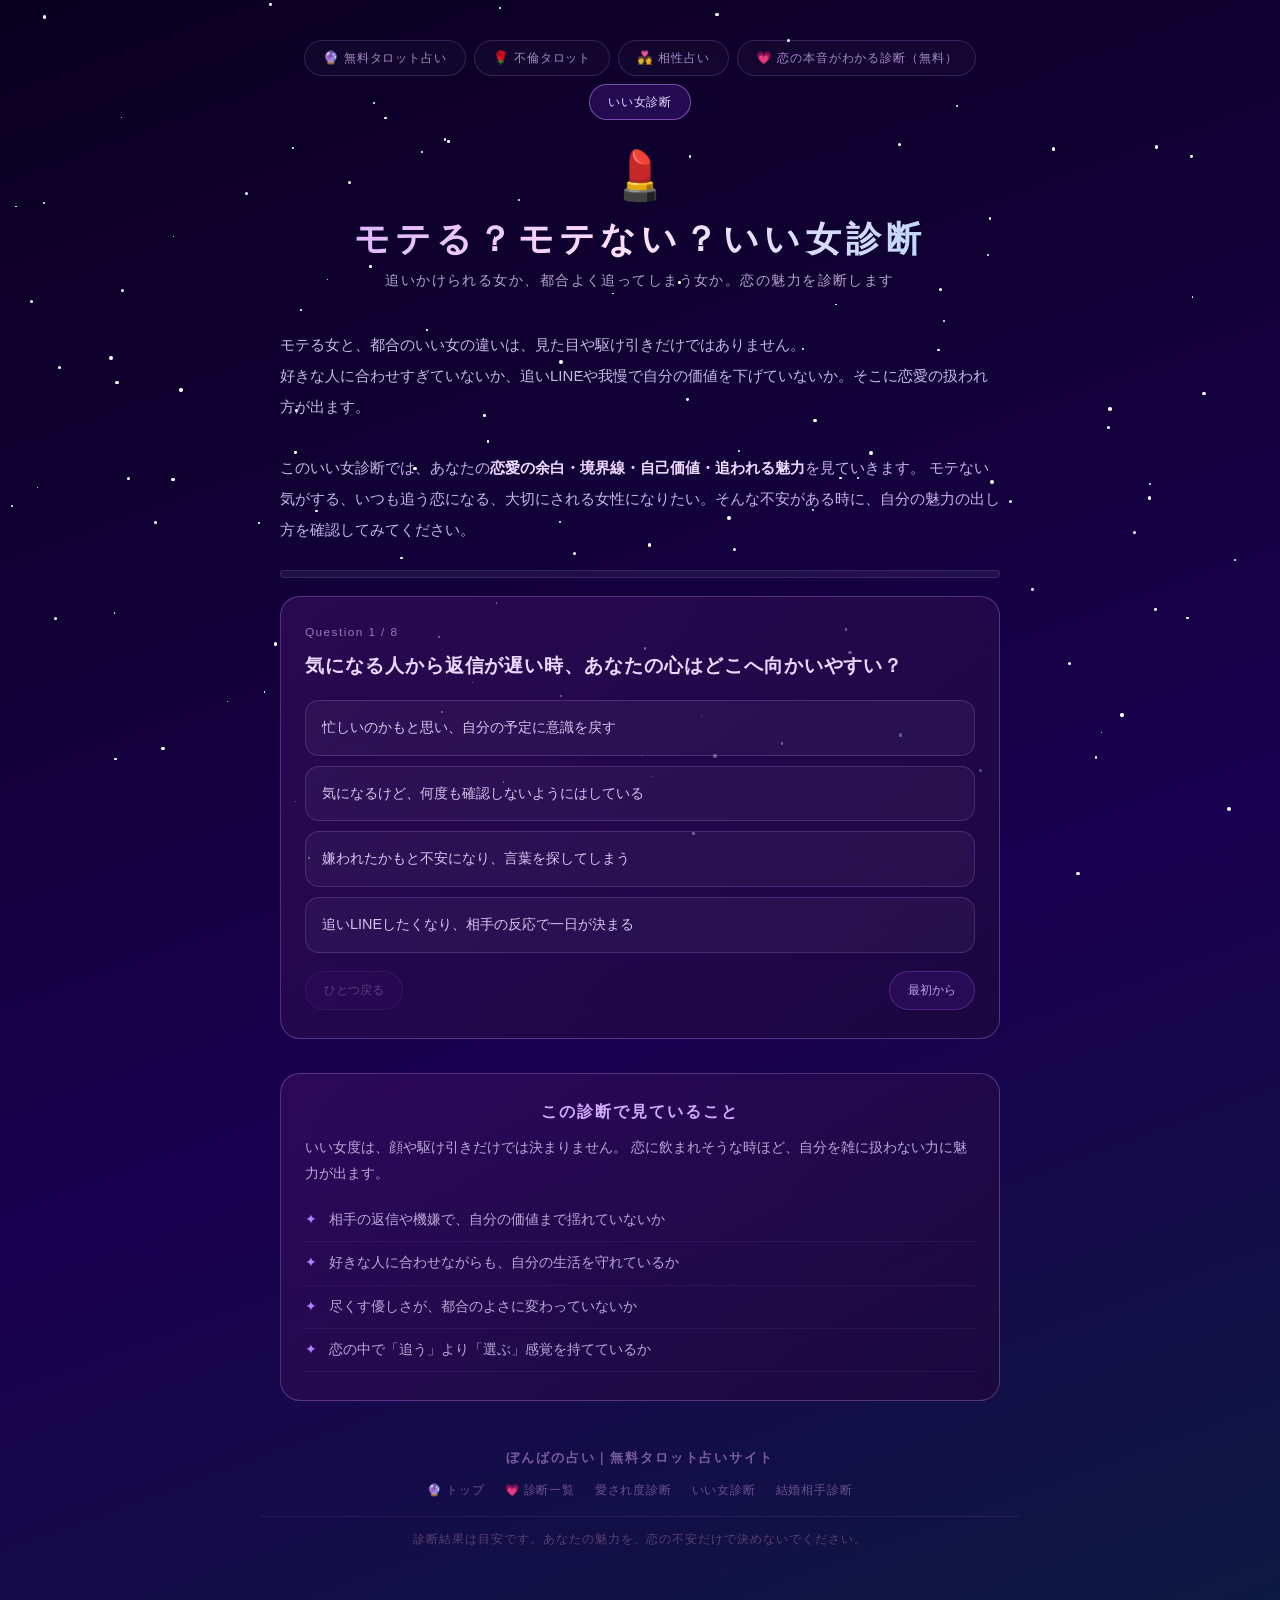
<file: iionna-diagnosis.html>
<!DOCTYPE html>
<html lang="ja">
  <head>
    <meta charset="UTF-8" />
    <meta name="viewport" content="width=device-width, initial-scale=1.0" />
    <title>モテる？モテない？いい女診断｜追われる女・都合のいい女度がわかる無料診断</title>
    <meta name="description" content="モテる女になりたい、いい女度を知りたい、都合のいい女になっていないか不安な方へ。恋愛で追いすぎる傾向、自己価値、追われる余白を無料診断。" />
    <link rel="stylesheet" href="style.css" />
    <style>
      .diagnosis-wrap {
        width: 100%;
        max-width: 720px;
        margin: 0 auto 48px;
        text-align: left;
      }

      .diagnosis-lead {
        font-size: 0.94rem;
        line-height: 2.05;
        color: #c8b4e8;
        margin-bottom: 24px;
      }

      .diagnosis-lead strong {
        color: #f0d8ff;
      }

      .progress-shell {
        width: 100%;
        height: 8px;
        background: rgba(255, 255, 255, 0.06);
        border: 1px solid rgba(200, 140, 255, 0.16);
        border-radius: 999px;
        overflow: hidden;
        margin: 0 0 18px;
      }

      .progress-bar {
        width: 0%;
        height: 100%;
        background: linear-gradient(90deg, #b080ff, #ff9ecc, #a8d4ff);
        transition: width 0.25s ease;
      }

      .question-card,
      .result-panel,
      .diagnosis-panel {
        background: linear-gradient(145deg, rgba(60, 15, 100, 0.55), rgba(28, 8, 60, 0.76));
        border: 1.5px solid rgba(210, 150, 255, 0.3);
        border-radius: 20px;
        padding: 28px 24px;
        position: relative;
      }

      .question-count {
        font-size: 0.74rem;
        color: #9878b8;
        letter-spacing: 0.12em;
        margin-bottom: 10px;
      }

      .question-title {
        font-size: 1.18rem;
        line-height: 1.75;
        color: #ead8ff;
        font-weight: bold;
        letter-spacing: 0.05em;
        margin-bottom: 18px;
      }

      .choice-list {
        display: grid;
        gap: 10px;
      }

      .choice-btn {
        width: 100%;
        padding: 15px 16px;
        text-align: left;
        color: #d8c4f0;
        background: rgba(255, 255, 255, 0.04);
        border: 1px solid rgba(190, 130, 255, 0.22);
        border-radius: 14px;
        font-family: inherit;
        font-size: 0.9rem;
        line-height: 1.65;
        cursor: pointer;
        transition: background 0.18s ease, border-color 0.18s ease, transform 0.18s ease;
      }

      .choice-btn:hover {
        background: rgba(160, 80, 255, 0.16);
        border-color: rgba(220, 160, 255, 0.48);
        transform: translateY(-2px);
      }

      .diagnosis-actions {
        display: flex;
        justify-content: space-between;
        gap: 12px;
        margin-top: 18px;
      }

      .subtle-btn {
        border: 1px solid rgba(180, 100, 255, 0.28);
        border-radius: 999px;
        background: rgba(100, 40, 180, 0.16);
        color: #bfa0e8;
        font-family: inherit;
        font-size: 0.78rem;
        padding: 10px 18px;
        cursor: pointer;
      }

      .subtle-btn:disabled {
        opacity: 0.35;
        cursor: default;
      }

      .result-panel {
        display: none;
      }

      .result-panel.show {
        display: block;
      }

      .result-kicker {
        text-align: center;
        color: #9878b8;
        font-size: 0.76rem;
        letter-spacing: 0.16em;
        margin-bottom: 10px;
      }

      .result-title {
        text-align: center;
        font-size: 1.45rem;
        line-height: 1.55;
        font-weight: bold;
        background: linear-gradient(120deg, #d4a8ff, #ffe0f7, #a8d4ff);
        -webkit-background-clip: text;
        -webkit-text-fill-color: transparent;
        background-clip: text;
        margin-bottom: 18px;
      }

      .result-score {
        text-align: center;
        font-size: 0.86rem;
        color: #ffcae6;
        letter-spacing: 0.1em;
        margin-bottom: 22px;
      }

      .result-body p {
        color: #c8b4e8;
        font-size: 0.92rem;
        line-height: 2.05;
        margin-bottom: 14px;
      }

      .route-grid {
        display: grid;
        gap: 12px;
        margin-top: 26px;
      }

      .route-title {
        font-size: 0.78rem;
        color: #9878b8;
        letter-spacing: 0.14em;
        margin: 8px 0 2px;
        text-align: center;
      }

      .affiliate-box {
        margin-top: 14px;
        padding: 18px 16px;
        background: linear-gradient(
          145deg,
          rgba(35, 18, 5, 0.85),
          rgba(55, 30, 8, 0.78)
        );
        border: 1.5px solid rgba(220, 170, 80, 0.35);
        border-radius: 16px;
        position: relative;
      }

      .affiliate-box::before {
        content: "";
        position: absolute;
        inset: 7px;
        border: 1px solid rgba(220, 170, 80, 0.1);
        border-radius: 11px;
        pointer-events: none;
      }

      .affiliate-box p {
        font-size: 0.82rem;
        line-height: 1.8;
        color: #c8a060;
        margin-bottom: 10px;
      }

      .affiliate-box .route-title {
        color: #ffd580;
        text-shadow: 0 0 16px rgba(255, 200, 80, 0.35);
      }

      .affiliate-box .banner-cta {
        background: linear-gradient(135deg, #b87020, #e09030, #b87020);
        background-size: 200% 200%;
        border-color: rgba(220, 170, 80, 0.45);
        color: #fff;
        box-shadow:
          0 0 18px rgba(200, 140, 40, 0.35),
          0 3px 12px rgba(0, 0, 0, 0.35);
        animation: goldShift 3s ease infinite;
      }

      .diagnosis-panel {
        margin-top: 34px;
      }

      .diagnosis-panel h2 {
        font-size: 1rem;
        color: #d4aaff;
        letter-spacing: 0.12em;
        margin-bottom: 12px;
        text-align: center;
      }

      .diagnosis-panel p,
      .diagnosis-panel li {
        color: #bca6d8;
        font-size: 0.86rem;
        line-height: 1.9;
      }

      .diagnosis-panel ul {
        list-style: none;
        padding: 0;
        margin: 12px 0 0;
      }

      .diagnosis-panel li {
        padding: 8px 0 8px 24px;
        border-bottom: 1px solid rgba(200, 140, 255, 0.08);
        position: relative;
      }

      .diagnosis-panel li::before {
        content: "✦";
        position: absolute;
        left: 0;
        color: #b080ff;
      }

      @media (max-width: 580px) {
        .question-card,
        .result-panel,
        .diagnosis-panel {
          padding: 24px 16px;
        }

        .question-title {
          font-size: 1.05rem;
        }

        .result-title {
          font-size: 1.25rem;
        }

        .diagnosis-actions {
          flex-direction: column;
        }
      }
    </style>
  </head>
  <body>
    <div id="stars"></div>

    <div class="container">
      <nav class="site-nav" aria-label="サイトメニュー">
        <a href="index.html" class="nav-link">🔮 無料タロット占い</a>
        <a href="furin-tarot.html" class="nav-link">🌹 不倫タロット</a>
        <a href="love-compatibility.html" class="nav-link">💑 相性占い</a>
        <a href="diagnosis.html" class="nav-link">💗 恋の本音がわかる診断（無料）</a>
        <a href="iionna-diagnosis.html" class="nav-link current">いい女診断</a>
      </nav>

      <header>
        <span class="moon-decoration">💄</span>
        <h1>モテる？モテない？いい女診断</h1>
        <p class="subtitle">追いかけられる女か、都合よく追ってしまう女か。恋の魅力を診断します</p>
      </header>

      <main class="diagnosis-wrap">
        <p class="diagnosis-lead">
          モテる女と、都合のいい女の違いは、見た目や駆け引きだけではありません。<br>
          好きな人に合わせすぎていないか、追いLINEや我慢で自分の価値を下げていないか。そこに恋愛の扱われ方が出ます。<br><br>
          このいい女診断では、あなたの<strong>恋愛の余白・境界線・自己価値・追われる魅力</strong>を見ていきます。
          モテない気がする、いつも追う恋になる、大切にされる女性になりたい。そんな不安がある時に、自分の魅力の出し方を確認してみてください。
        </p>

        <div id="diagnosis-area">
          <div class="progress-shell" aria-hidden="true">
            <div class="progress-bar" id="progress-bar"></div>
          </div>

          <section class="question-card" id="question-card">
            <p class="question-count" id="question-count"></p>
            <p class="question-title" id="question-title"></p>
            <div class="choice-list" id="choice-list"></div>
            <div class="diagnosis-actions">
              <button class="subtle-btn" id="back-btn" type="button">ひとつ戻る</button>
              <button class="subtle-btn" id="restart-btn" type="button">最初から</button>
            </div>
          </section>
        </div>

        <section class="result-panel" id="result-panel" aria-live="polite">
          <p class="result-kicker">診断結果</p>
          <h2 class="result-title" id="result-title"></h2>
          <p class="result-score" id="result-score"></p>
          <div class="result-body" id="result-body"></div>

          <div class="route-grid">
            <p class="route-title">もっと詳しく知りたい方はこちら</p>
            <a href="index.html" class="internal-banner">
              <div class="banner-body">
                <span class="banner-eyebrow">🔮 あなたの恋の流れと、相手が感じている魅力を見る</span>
                <span class="banner-main">無料タロット占いへ進む</span>
              </div>
              <span class="banner-cta">占う</span>
            </a>

            <div class="affiliate-box">
              <p class="route-title">今のあなたにおすすめ</p>
              <p>あなたはもう「良い女」の要素ちゃんと持ってる。でもそれを自分で認めてあげることも大事。ちょっとだけ気分を上げたいときに、特別なフェイスパックを。</p>
              <a href="https://www.amazon.co.jp/LuLuLun-%E3%83%AB%E3%83%AB%E3%83%AB%E3%83%B3-%E7%89%B9%E5%88%A5%E3%81%AA%E6%97%A5%E3%81%AE%E3%82%B9%E3%82%AD%E3%83%B3%E3%82%B1%E3%82%A2-%E3%83%95%E3%82%A7%E3%82%A4%E3%82%B9%E3%83%91%E3%83%83%E3%82%AF-1%E6%9E%9A%E5%85%A5%E2%98%935%E8%A2%8B/dp/B0CQXYWWXL?adgrpid=48816311410&amp;dib=eyJ2IjoiMSJ9.[base64].N0rKxeaCeThP-RnoOII3u32ZXZZN-Oz1pqbUDDyH11o&amp;dib_tag=se&amp;hvadid=658913592617&amp;hvdev=c&amp;hvexpln=0&amp;hvlocphy=1009549&amp;hvnetw=g&amp;hvocijid=12805459501552142355--&amp;hvqmt=e&amp;hvrand=12805459501552142355&amp;hvtargid=kwd-334437305431&amp;hydadcr=5419_13328554&amp;jp-ad-ap=0&amp;keywords=%E3%83%95%E3%82%A7%E3%82%A4%E3%82%B9%2B%E3%83%91%E3%83%83%E3%82%AF%2B%E3%83%97%E3%83%AC%E3%82%BC%E3%83%B3%E3%83%88&amp;mcid=34c53b129d6e35d486acb58dcf7199d9&amp;qid=1777560823&amp;sr=8-2-spons&amp;sp_csd=d2lkZ2V0TmFtZT1zcF9hdGY&amp;th=1&amp;linkCode=ll2&amp;tag=bonbafoi-22&amp;linkId=1883c6ad5aa5e013b39468c437b85e1d&amp;ref_=as_li_ss_tl" class="banner-cta" target="_blank" rel="noopener noreferrer">Amazonで見る</a>
            </div>

            <p class="route-title">他の診断もやってみる</p>
            <a href="aisare-diagnosis.html" class="internal-banner">
              <div class="banner-body">
                <span class="banner-eyebrow">💗 彼に大切にされているか不安な方へ</span>
                <span class="banner-main">あなた本当に愛されてる？愛され度診断</span>
              </div>
              <span class="banner-cta">診断する</span>
            </a>
            <a href="marriage-diagnosis.html" class="internal-banner">
              <div class="banner-body">
                <span class="banner-eyebrow">💍 長く愛し合える相手を知りたい方へ</span>
                <span class="banner-main">あなたの運命の結婚相手はこんな人診断</span>
              </div>
              <span class="banner-cta">診断する</span>
            </a>
            <a href="diagnosis.html" class="internal-banner">
              <div class="banner-body">
                <span class="banner-eyebrow">💗 恋愛診断をまとめて見る</span>
                <span class="banner-main">恋の本音がわかる診断一覧へ</span>
              </div>
              <span class="banner-cta">一覧へ</span>
            </a>
          </div>

          <div style="text-align:center; margin-top:22px;">
            <button class="subtle-btn" id="again-btn" type="button">もう一度診断する</button>
          </div>
        </section>

        <section class="diagnosis-panel">
          <h2>この診断で見ていること</h2>
          <p>
            いい女度は、顔や駆け引きだけでは決まりません。
            恋に飲まれそうな時ほど、自分を雑に扱わない力に魅力が出ます。
          </p>
          <ul>
            <li>相手の返信や機嫌で、自分の価値まで揺れていないか</li>
            <li>好きな人に合わせながらも、自分の生活を守れているか</li>
            <li>尽くす優しさが、都合のよさに変わっていないか</li>
            <li>恋の中で「追う」より「選ぶ」感覚を持てているか</li>
          </ul>
        </section>
      </main>

      <footer>
        <p class="footer-brand">ぼんばの占い｜無料タロット占いサイト</p>
        <nav class="footer-nav" aria-label="フッターメニュー">
          <a href="index.html">🔮 トップ</a>
          <a href="diagnosis.html">💗 診断一覧</a>
          <a href="aisare-diagnosis.html">愛され度診断</a>
          <a href="iionna-diagnosis.html">いい女診断</a>
          <a href="marriage-diagnosis.html">結婚相手診断</a>
        </nav>
        <p>診断結果は目安です。あなたの魅力を、恋の不安だけで決めないでください。</p>
      </footer>
    </div>

    <script>
      const questions = [
        {
          text: "気になる人から返信が遅い時、あなたの心はどこへ向かいやすい？",
          choices: [
            { text: "忙しいのかもと思い、自分の予定に意識を戻す", score: 3 },
            { text: "気になるけど、何度も確認しないようにはしている", score: 2 },
            { text: "嫌われたかもと不安になり、言葉を探してしまう", score: 1 },
            { text: "追いLINEしたくなり、相手の反応で一日が決まる", score: 0 }
          ]
        },
        {
          text: "彼に急に誘われた時、あなたの反応に近いものは？",
          choices: [
            { text: "会いたくても、先約や体調をちゃんと優先できる", score: 3 },
            { text: "無理がなければ会う。少し予定を動かすこともある", score: 2 },
            { text: "本当は疲れていても、断ったら次がない気がする", score: 1 },
            { text: "自分の予定を崩してでも、ほぼ彼に合わせてしまう", score: 0 }
          ]
        },
        {
          text: "恋愛で褒められた時、あなたはどう受け取りやすい？",
          choices: [
            { text: "うれしい。けれどそれで自分の価値が全部決まるとは思わない", score: 3 },
            { text: "素直に喜べるけど、相手の本気度も少し気になる", score: 2 },
            { text: "褒められると安心して、もっと好かれようと頑張る", score: 1 },
            { text: "褒められない日は、自分に魅力がない気がしてしまう", score: 0 }
          ]
        },
        {
          text: "好きな人の前で、あなたが無意識にやりがちなことは？",
          choices: [
            { text: "空気を読みすぎて、本音を飲み込む", score: 1 },
            { text: "楽しく話しつつ、嫌なことはやわらかく伝える", score: 3 },
            { text: "相手に合わせることはあるけど、違和感は残る", score: 2 },
            { text: "好かれるために、平気なふりをしすぎる", score: 0 }
          ]
        },
        {
          text: "彼が他の女性の話をした時、あなたの反応は？",
          choices: [
            { text: "少し気になるけど、自分と比べすぎない", score: 3 },
            { text: "その場では笑うが、あとで少し引っかかる", score: 2 },
            { text: "その人より魅力的でいなきゃと焦る", score: 1 },
            { text: "一気に不安になり、自分の価値が下がった気がする", score: 0 }
          ]
        },
        {
          text: "恋がうまくいっていない時、あなたの生活はどうなる？",
          choices: [
            { text: "揺れるけど、仕事・友人・自分時間は守ろうとする", score: 3 },
            { text: "少し手につかなくなるが、戻そうとはできる", score: 2 },
            { text: "彼のことが中心になり、自分のケアが後回しになる", score: 1 },
            { text: "眠れない、食べられないほど、彼の反応に支配される", score: 0 }
          ]
        },
        {
          text: "あなたの優しさは、恋の中でどんな形になりやすい？",
          choices: [
            { text: "相手を思いやるけど、自分の限界も大切にできる", score: 3 },
            { text: "つい多めに許すけど、あとから言葉にはできる", score: 2 },
            { text: "嫌われたくなくて、我慢を優しさに変えてしまう", score: 1 },
            { text: "相手のためなら、自分が苦しくても飲み込んでしまう", score: 0 }
          ]
        },
        {
          text: "あなたが一番魅力的に見える瞬間は、どれに近い？",
          choices: [
            { text: "好きな人がいても、自分の世界を楽しんでいる時", score: 3 },
            { text: "相手に喜んでほしくて、自然にかわいくなれる時", score: 2 },
            { text: "相手の理想に近づこうと、一生懸命になっている時", score: 1 },
            { text: "捨てられないように、必死で必要とされようとする時", score: 0 }
          ]
        }
      ];

      const results = [
        {
          min: 21,
          title: "いい女度92％｜あなたは追われる余白を持っている人",
          score: "好きでも、自分を失わない。そこが一番の魅力です。",
          body: [
            "あなたの魅力は、相手に好かれるために自分を曲げすぎないところにあります。優しさはあるのに、全部を差し出さない。好きでも、自分の時間や機嫌を守れる。それが恋の中で強い光になっています。",
            "いい女は、相手を不安にさせる人ではありません。でも、相手に安心されすぎて雑に扱われる人でもありません。あなたには、そのちょうどいい余白があります。",
            "彼から見たあなたは、そばにいると温かいのに、完全には支配できない人。だからこそ、もっと知りたい、ちゃんと向き合いたいと思わせる力があります。",
            "これからも大切なのは、恋を頑張りすぎないこと。あなたの魅力は、追いかける姿より、自分の人生をちゃんと生きている時に一番伝わります。"
          ]
        },
        {
          min: 15,
          title: "いい女度70％｜魅力はある。でも恋で少し揺れやすいタイプ",
          score: "好かれる力はあります。あとは、自分軸をもう少し戻すだけ。",
          body: [
            "あなたには、人を惹きつけるやわらかさがあります。相手の気持ちを読めるし、場の空気も感じ取れる。恋愛では、その繊細さが魅力として伝わりやすいでしょう。",
            "ただ、好きな人ができると少し相手中心になりやすいところがあります。返信の温度、会える頻度、彼の機嫌。そのひとつひとつに、心が引っぱられてしまうのです。",
            "でも、それはモテないという意味ではありません。むしろ、魅力があるからこそ、もっと大切にされる恋に調整していける段階です。",
            "これから意識したいのは、彼にどう見られるかより、自分がその恋でどう感じているか。あなたが自分を大事にし始めると、恋の空気も変わっていきます。"
          ]
        },
        {
          min: 8,
          title: "いい女度45％｜尽くしすぎて、都合のいい女に見られやすいかも",
          score: "魅力がないのではなく、魅力の出し方を間違えやすい状態です。",
          body: [
            "あなたは本来、愛情深い人です。好きな人のために動けるし、相手を喜ばせたい気持ちも強い。そこは、とても素敵な魅力です。",
            "でも今は、その優しさが少し危うい形で出ているかもしれません。嫌われたくなくて合わせる。寂しくても平気なふりをする。傷ついても相手を責めない。その我慢が、恋の中であなたを小さく見せてしまいます。",
            "男性は、何でも許してくれる人を大切にするとは限りません。むしろ、失いたくないと思うのは、自分の価値をちゃんと知っている人です。",
            "あなたに必要なのは、冷たくなることではありません。嫌なことを嫌と言う勇気、自分の予定を守る強さ、追いすぎない余白。それだけで、魅力はかなり戻ります。"
          ]
        },
        {
          min: 0,
          title: "いい女度22％｜恋で自分を後回しにしすぎています",
          score: "彼に選ばれる前に、あなたがあなたを選び直す時です。",
          body: [
            "この結果は、あなたに魅力がないという意味ではありません。むしろ、あなたの魅力が恋の不安で隠れてしまっている状態です。",
            "相手の返信、態度、言葉、予定。その全部に心を預けすぎると、あなた自身の輪郭が薄くなってしまいます。彼に嫌われないように頑張るほど、あなたの本来の明るさやかわいさが見えにくくなるのです。",
            "いい女になるために、無理に強くならなくて大丈夫。ただ、苦しいのに笑うこと、寂しいのに平気なふりをすること、都合のいい誘いに毎回応えることを、少しずつやめていきましょう。",
            "あなたは、誰かに追われるために価値があるのではありません。最初から価値があります。その感覚を取り戻した時、恋の流れは静かに変わり始めます。"
          ]
        }
      ];

      let currentIndex = 0;
      const answers = [];

      const questionCount = document.getElementById("question-count");
      const questionTitle = document.getElementById("question-title");
      const choiceList = document.getElementById("choice-list");
      const progressBar = document.getElementById("progress-bar");
      const backBtn = document.getElementById("back-btn");
      const restartBtn = document.getElementById("restart-btn");
      const diagnosisArea = document.getElementById("diagnosis-area");
      const resultPanel = document.getElementById("result-panel");

      function renderQuestion() {
        const question = questions[currentIndex];
        questionCount.textContent = `Question ${currentIndex + 1} / ${questions.length}`;
        questionTitle.textContent = question.text;
        progressBar.style.width = `${(currentIndex / questions.length) * 100}%`;
        backBtn.disabled = currentIndex === 0;
        choiceList.innerHTML = "";

        question.choices.forEach((choice) => {
          const button = document.createElement("button");
          button.type = "button";
          button.className = "choice-btn";
          button.textContent = choice.text;
          button.addEventListener("click", () => chooseAnswer(choice.score));
          choiceList.appendChild(button);
        });
      }

      function chooseAnswer(score) {
        answers[currentIndex] = score;
        currentIndex += 1;

        if (currentIndex >= questions.length) {
          showResult();
          return;
        }

        renderQuestion();
      }

      function showResult() {
        const total = answers.reduce((sum, value) => sum + value, 0);
        const result = results.find((item) => total >= item.min);

        progressBar.style.width = "100%";
        diagnosisArea.style.display = "none";
        document.getElementById("result-title").textContent = result.title;
        document.getElementById("result-score").textContent = result.score;

        const resultBody = document.getElementById("result-body");
        resultBody.innerHTML = "";
        result.body.forEach((text) => {
          const p = document.createElement("p");
          p.textContent = text;
          resultBody.appendChild(p);
        });

        resultPanel.classList.add("show");
        resultPanel.scrollIntoView({ behavior: "smooth", block: "start" });
      }

      function resetDiagnosis() {
        currentIndex = 0;
        answers.length = 0;
        diagnosisArea.style.display = "";
        resultPanel.classList.remove("show");
        renderQuestion();
        window.scrollTo({ top: 0, behavior: "smooth" });
      }

      backBtn.addEventListener("click", () => {
        if (currentIndex === 0) return;
        currentIndex -= 1;
        answers.pop();
        renderQuestion();
      });

      restartBtn.addEventListener("click", resetDiagnosis);
      document.getElementById("again-btn").addEventListener("click", resetDiagnosis);

      (function createStars() {
        const container = document.getElementById("stars");
        for (let i = 0; i < 120; i++) {
          const star = document.createElement("div");
          star.classList.add("star");
          star.style.left = Math.random() * 100 + "%";
          star.style.top = Math.random() * 100 + "%";
          const size = Math.random() * 3 + 1;
          star.style.width = size + "px";
          star.style.height = size + "px";
          star.style.animationDelay = Math.random() * 4 + "s";
          container.appendChild(star);
        }
      })();

      renderQuestion();
    </script>
  </body>
</html>
</file>
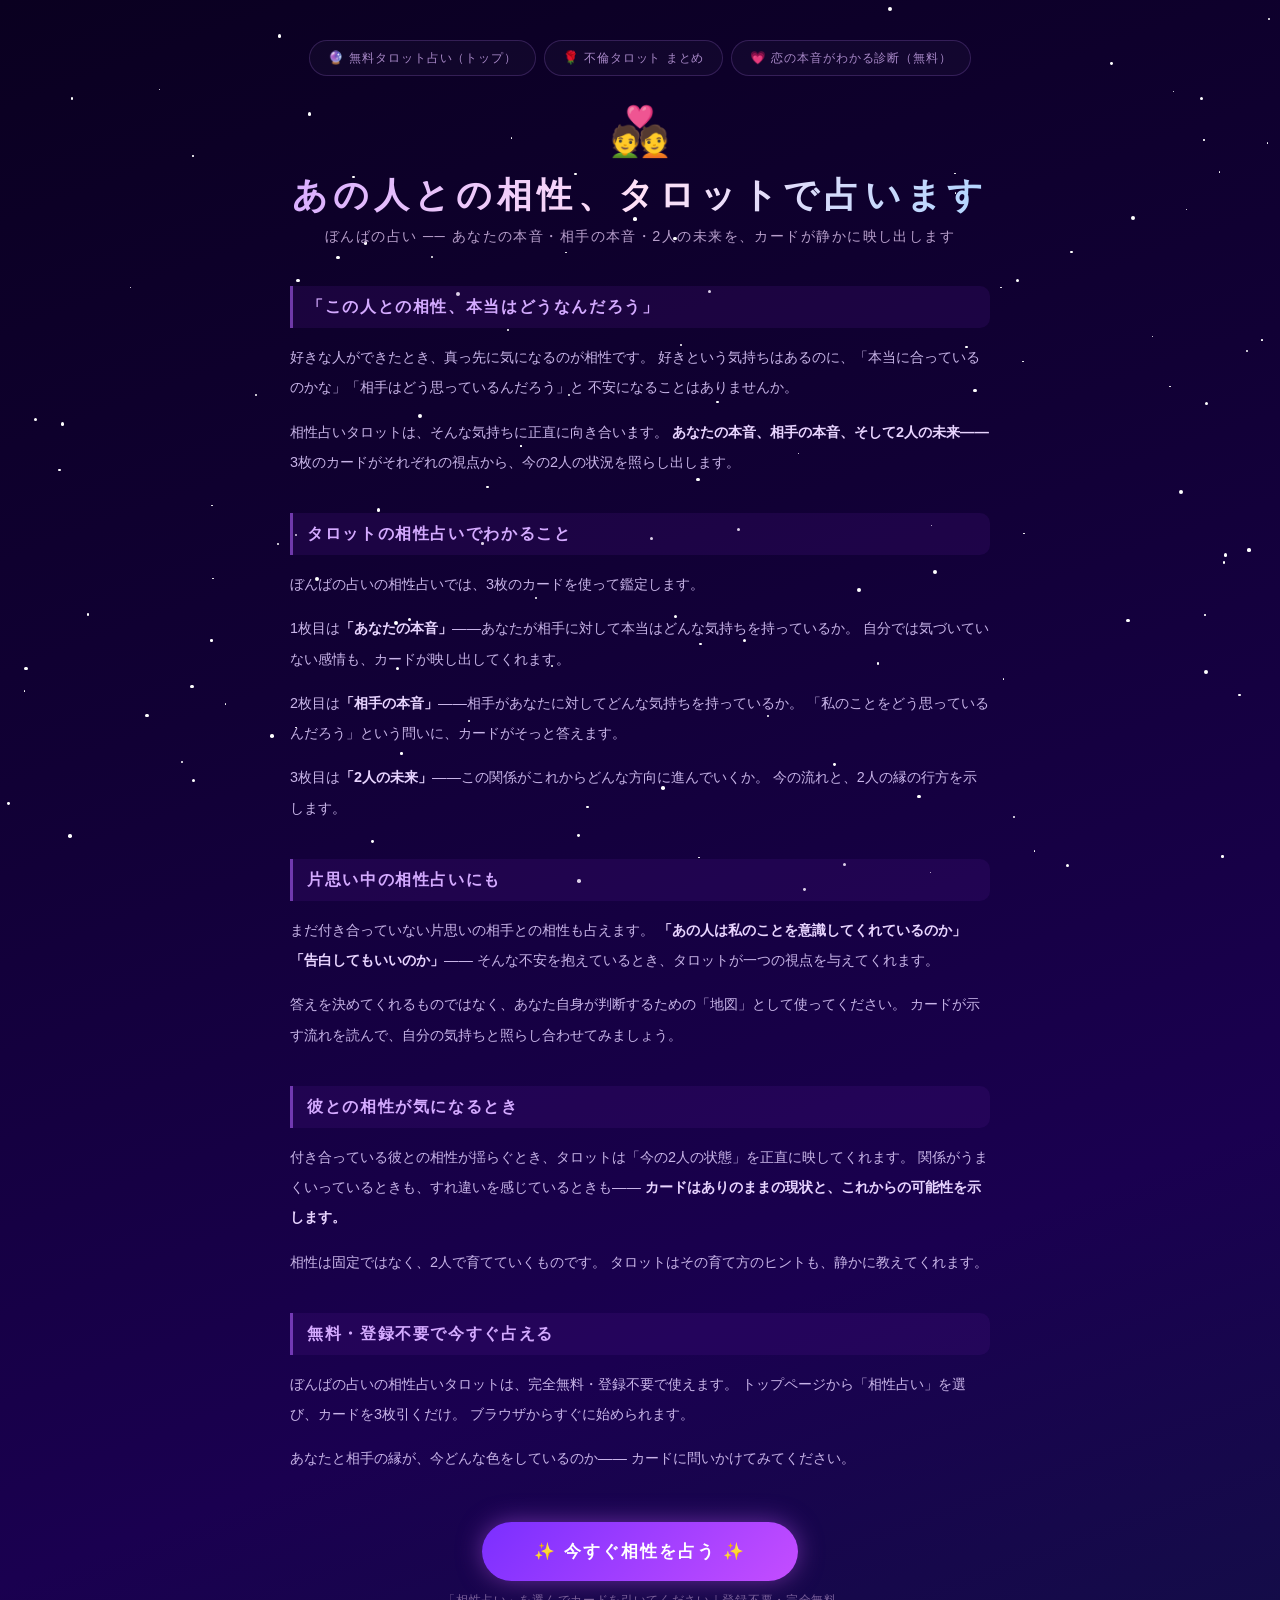
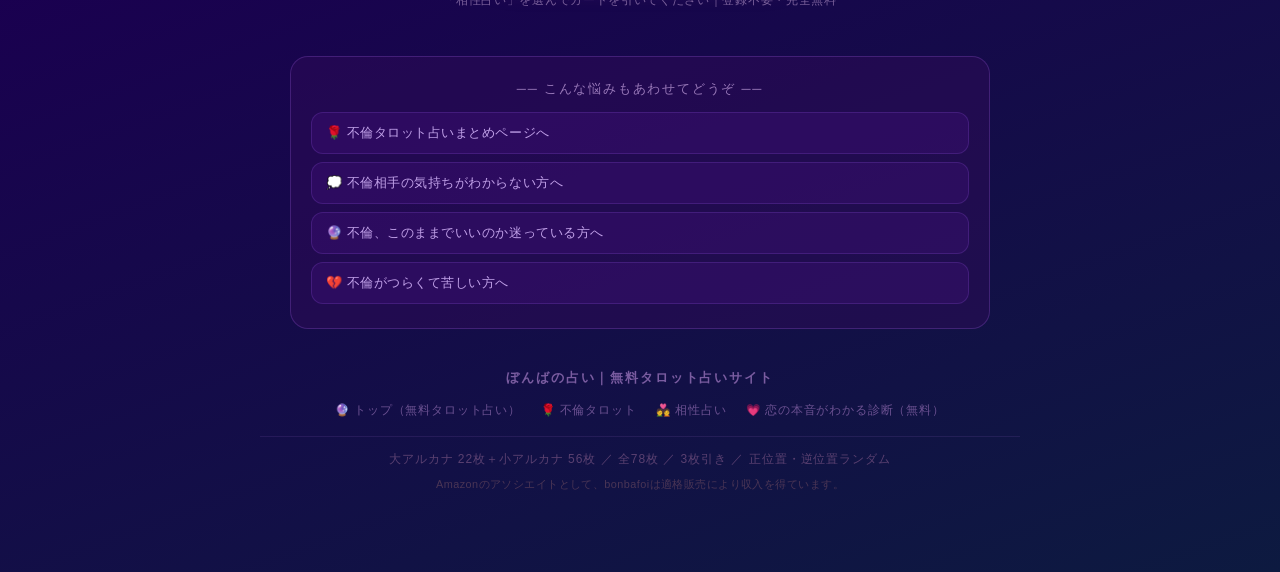
<file: love-compatibility.html>
<!DOCTYPE html>
<html lang="ja">
  <head>
    <meta charset="UTF-8" />
    <meta name="viewport" content="width=device-width, initial-scale=1.0" />
    <title>相性占いタロット無料｜あの人との相性・2人の未来を鑑定｜ぼんばの占い</title>
    <meta name="description" content="あの人との相性が気になる方へ。ぼんばの占いの相性占いタロットで、あなたの本音・相手の本音・2人の未来を無料鑑定。登録不要でブラウザからすぐ使えます。" />
    <link rel="stylesheet" href="style.css" />
    <style>
      .article-wrap {
        width: 100%;
        max-width: 700px;
        margin: 0 auto 48px;
        text-align: left;
      }
      .article-wrap h2 {
        font-size: 1.02rem;
        font-weight: bold;
        color: #d4aaff;
        letter-spacing: 0.1em;
        margin: 36px 0 14px;
        padding: 10px 14px;
        background: rgba(80, 20, 140, 0.2);
        border-left: 3px solid rgba(180, 100, 255, 0.55);
        border-radius: 0 10px 10px 0;
      }
      .article-wrap p {
        font-size: 0.9rem;
        line-height: 2.1;
        color: #c8b4e8;
        margin-bottom: 14px;
      }
      .article-wrap strong { color: #e8d4ff; }
      .related-box {
        width: 100%;
        max-width: 700px;
        margin: 0 auto 40px;
        padding: 24px 20px;
        background: rgba(50, 12, 90, 0.45);
        border: 1px solid rgba(180, 110, 255, 0.22);
        border-radius: 18px;
      }
      .related-box-title {
        font-size: 0.8rem;
        color: #9878b8;
        letter-spacing: 0.14em;
        margin-bottom: 14px;
        text-align: center;
      }
      .related-link-item {
        display: flex;
        align-items: center;
        gap: 10px;
        padding: 11px 14px;
        margin-bottom: 8px;
        background: rgba(80, 20, 140, 0.25);
        border: 1px solid rgba(170, 100, 255, 0.18);
        border-radius: 12px;
        text-decoration: none;
        color: #c0a0e8;
        font-size: 0.82rem;
        letter-spacing: 0.04em;
        transition: background 0.2s ease, color 0.2s ease;
      }
      .related-link-item:last-child { margin-bottom: 0; }
      .related-link-item:hover {
        background: rgba(100, 30, 180, 0.38);
        color: #e0ccff;
      }
      .article-cta { text-align: center; margin: 0 0 48px; }
      .article-cta-btn {
        display: inline-block;
        padding: 18px 52px;
        font-size: 1.05rem;
        font-weight: bold;
        letter-spacing: 0.12em;
        color: #fff;
        background: linear-gradient(135deg, #7b2fff, #c44dff, #7b2fff);
        background-size: 200% 200%;
        border-radius: 50px;
        text-decoration: none;
        box-shadow: 0 0 24px rgba(180, 80, 255, 0.55), 0 4px 24px rgba(0,0,0,0.4);
        animation: gradientShift 4s ease infinite;
        transition: transform 0.15s ease, box-shadow 0.15s ease;
        font-family: "Hiragino Kaku Gothic ProN", "Noto Sans JP", sans-serif;
      }
      .article-cta-btn:hover {
        transform: translateY(-3px) scale(1.04);
        box-shadow: 0 0 36px rgba(200, 100, 255, 0.75), 0 8px 32px rgba(0,0,0,0.5);
      }
      .article-cta-note {
        font-size: 0.72rem;
        color: #7a609a;
        margin-top: 12px;
        letter-spacing: 0.06em;
      }
      @media (max-width: 580px) {
        .article-cta-btn { padding: 16px 36px; font-size: 0.95rem; }
      }
    </style>
  </head>
  <body>
    <div id="stars"></div>

    <div class="container">

      <!-- ナビゲーション -->
      <nav class="site-nav" aria-label="サイトメニュー">
        <a href="index.html"       class="nav-link">🔮 無料タロット占い（トップ）</a>
        <a href="furin-tarot.html" class="nav-link">🌹 不倫タロット まとめ</a>
        <a href="diagnosis.html" class="nav-link">💗 恋の本音がわかる診断（無料）</a>
      </nav>

      <!-- ヘッダー -->
      <header>
        <span class="moon-decoration">💑</span>
        <h1>あの人との相性、タロットで占います</h1>
        <p class="subtitle">ぼんばの占い ── あなたの本音・相手の本音・2人の未来を、カードが静かに映し出します</p>
      </header>

      <!-- 本文 -->
      <article class="article-wrap">

        <h2>「この人との相性、本当はどうなんだろう」</h2>
        <p>
          好きな人ができたとき、真っ先に気になるのが相性です。
          好きという気持ちはあるのに、「本当に合っているのかな」「相手はどう思っているんだろう」と
          不安になることはありませんか。
        </p>
        <p>
          相性占いタロットは、そんな気持ちに正直に向き合います。
          <strong>あなたの本音、相手の本音、そして2人の未来——</strong>
          3枚のカードがそれぞれの視点から、今の2人の状況を照らし出します。
        </p>

        <h2>タロットの相性占いでわかること</h2>
        <p>
          ぼんばの占いの相性占いでは、3枚のカードを使って鑑定します。
        </p>
        <p>
          1枚目は<strong>「あなたの本音」</strong>——あなたが相手に対して本当はどんな気持ちを持っているか。
          自分では気づいていない感情も、カードが映し出してくれます。
        </p>
        <p>
          2枚目は<strong>「相手の本音」</strong>——相手があなたに対してどんな気持ちを持っているか。
          「私のことをどう思っているんだろう」という問いに、カードがそっと答えます。
        </p>
        <p>
          3枚目は<strong>「2人の未来」</strong>——この関係がこれからどんな方向に進んでいくか。
          今の流れと、2人の縁の行方を示します。
        </p>

        <h2>片思い中の相性占いにも</h2>
        <p>
          まだ付き合っていない片思いの相手との相性も占えます。
          <strong>「あの人は私のことを意識してくれているのか」「告白してもいいのか」</strong>——
          そんな不安を抱えているとき、タロットが一つの視点を与えてくれます。
        </p>
        <p>
          答えを決めてくれるものではなく、あなた自身が判断するための「地図」として使ってください。
          カードが示す流れを読んで、自分の気持ちと照らし合わせてみましょう。
        </p>

        <h2>彼との相性が気になるとき</h2>
        <p>
          付き合っている彼との相性が揺らぐとき、タロットは「今の2人の状態」を正直に映してくれます。
          関係がうまくいっているときも、すれ違いを感じているときも——
          <strong>カードはありのままの現状と、これからの可能性を示します。</strong>
        </p>
        <p>
          相性は固定ではなく、2人で育てていくものです。
          タロットはその育て方のヒントも、静かに教えてくれます。
        </p>

        <h2>無料・登録不要で今すぐ占える</h2>
        <p>
          ぼんばの占いの相性占いタロットは、完全無料・登録不要で使えます。
          トップページから「相性占い」を選び、カードを3枚引くだけ。
          ブラウザからすぐに始められます。
        </p>
        <p>
          あなたと相手の縁が、今どんな色をしているのか——
          カードに問いかけてみてください。
        </p>

      </article>

      <!-- CTA -->
      <div class="article-cta">
        <a href="index.html" class="article-cta-btn">✨ 今すぐ相性を占う ✨</a>
        <p class="article-cta-note">「相性占い」を選んでカードを引いてください｜登録不要・完全無料</p>
      </div>

      <!-- 関連ページ -->
      <div class="related-box">
        <p class="related-box-title">── こんな悩みもあわせてどうぞ ──</p>
        <a href="furin-tarot.html"    class="related-link-item">🌹 不倫タロット占いまとめページへ</a>
        <a href="furin-feelings.html" class="related-link-item">💭 不倫相手の気持ちがわからない方へ</a>
        <a href="furin-future.html"   class="related-link-item">🔮 不倫、このままでいいのか迷っている方へ</a>
        <a href="furin-pain.html"     class="related-link-item">💔 不倫がつらくて苦しい方へ</a>
      </div>

      <!-- フッター -->
      <footer>
        <p class="footer-brand">ぼんばの占い｜無料タロット占いサイト</p>
        <nav class="footer-nav" aria-label="フッターメニュー">
          <a href="index.html">🔮 トップ（無料タロット占い）</a>
          <a href="furin-tarot.html">🌹 不倫タロット</a>
          <a href="love-compatibility.html">💑 相性占い</a>
          <a href="diagnosis.html">💗 恋の本音がわかる診断（無料）</a>
        </nav>
        <p>大アルカナ 22枚＋小アルカナ 56枚 ／ 全78枚 ／ 3枚引き ／ 正位置・逆位置ランダム</p>
        <p class="affiliate-disclosure">
          Amazonのアソシエイトとして、bonbafoiは適格販売により収入を得ています。
        </p>
      </footer>

    </div><!-- /container -->

    <script>
      (function () {
        const container = document.getElementById("stars");
        for (let i = 0; i < 120; i++) {
          const star = document.createElement("div");
          star.classList.add("star");
          star.style.left = Math.random() * 100 + "%";
          star.style.top  = Math.random() * 100 + "%";
          const size = Math.random() * 3 + 1;
          star.style.width  = size + "px";
          star.style.height = size + "px";
          star.style.animationDelay = Math.random() * 4 + "s";
          container.appendChild(star);
        }
      })();
    </script>
  </body>
</html>
</file>
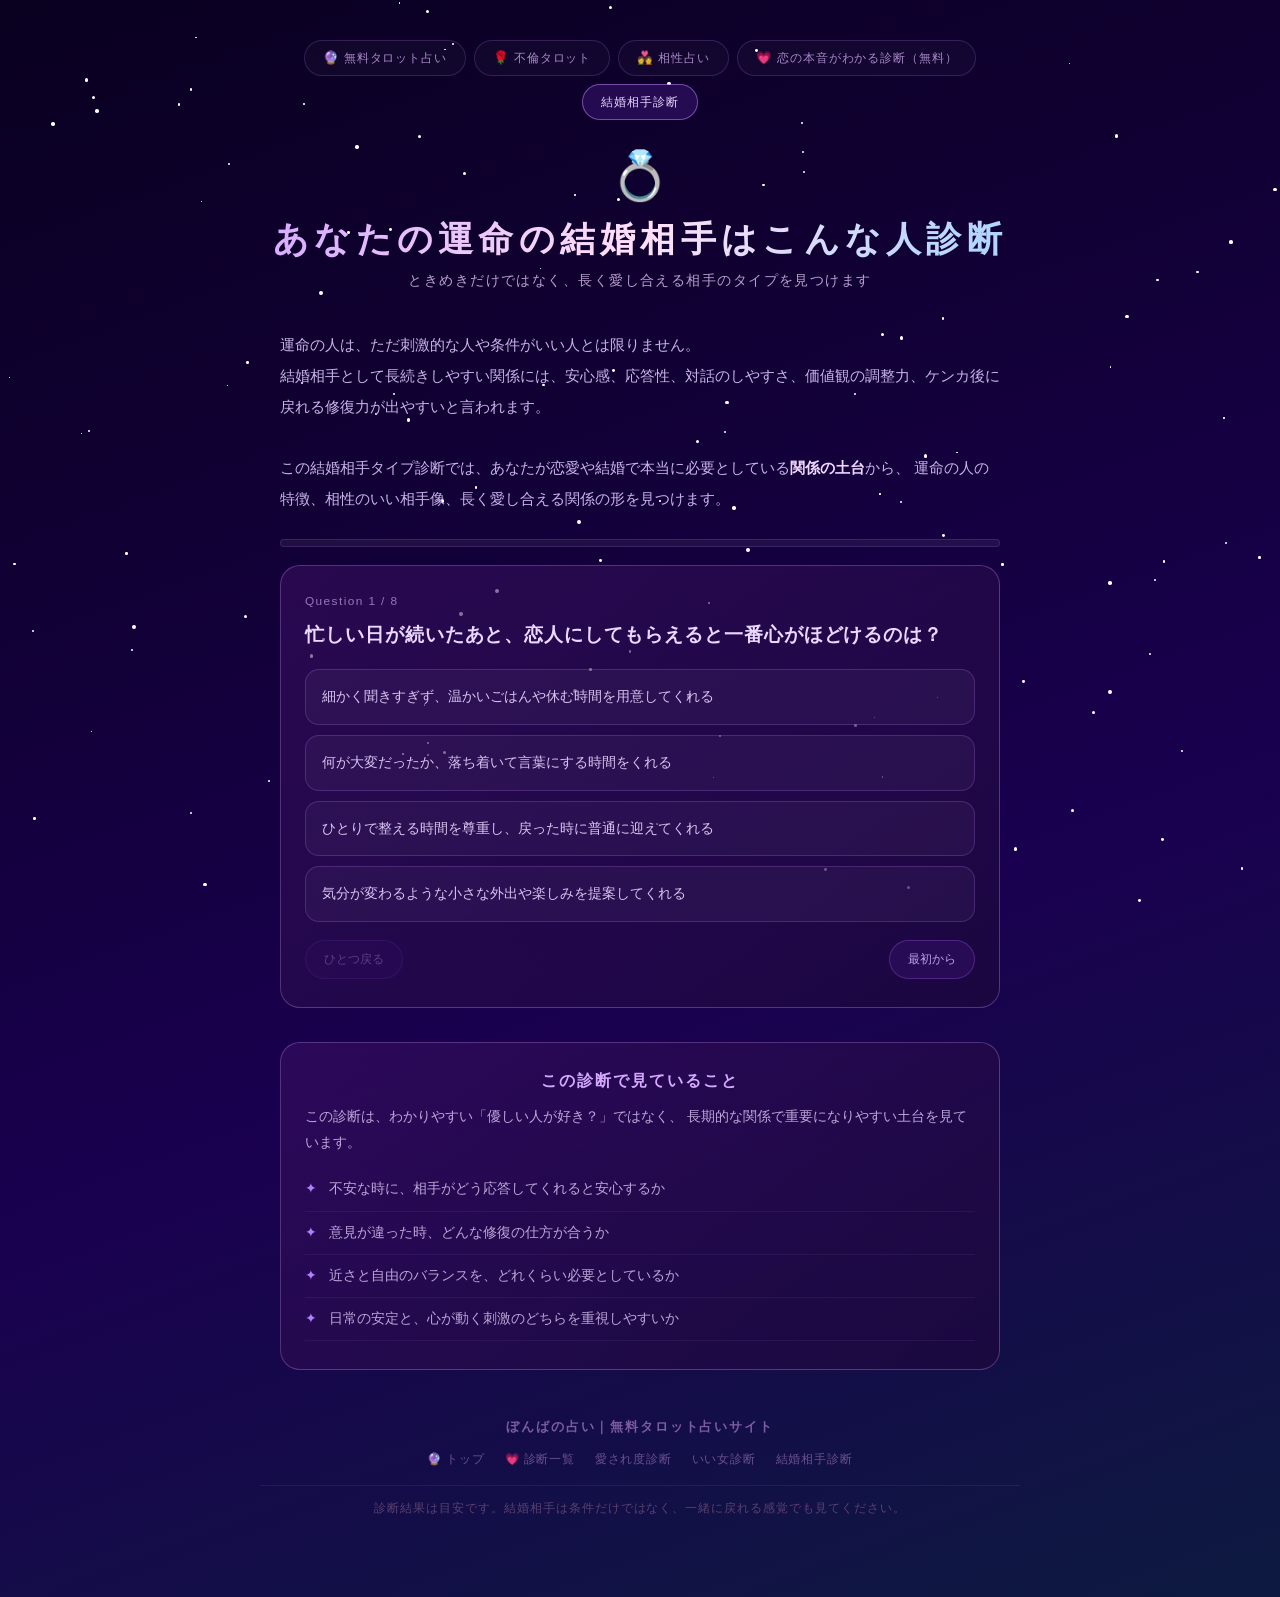
<file: marriage-diagnosis.html>
<!DOCTYPE html>
<html lang="ja">
  <head>
    <meta charset="UTF-8" />
    <meta name="viewport" content="width=device-width, initial-scale=1.0" />
    <title>あなたの運命の結婚相手はこんな人診断｜結婚相手タイプ・長続きする相性がわかる無料診断</title>
    <meta name="description" content="運命の人や結婚相手のタイプを知りたい方へ。長続きするカップルに多い安心感・応答性・価値観の調整力・衝突後の修復力から、あなたに合う相手を無料診断。" />
    <link rel="stylesheet" href="style.css" />
    <style>
      .diagnosis-wrap {
        width: 100%;
        max-width: 720px;
        margin: 0 auto 48px;
        text-align: left;
      }

      .diagnosis-lead {
        font-size: 0.94rem;
        line-height: 2.05;
        color: #c8b4e8;
        margin-bottom: 24px;
      }

      .diagnosis-lead strong {
        color: #f0d8ff;
      }

      .progress-shell {
        width: 100%;
        height: 8px;
        background: rgba(255, 255, 255, 0.06);
        border: 1px solid rgba(200, 140, 255, 0.16);
        border-radius: 999px;
        overflow: hidden;
        margin: 0 0 18px;
      }

      .progress-bar {
        width: 0%;
        height: 100%;
        background: linear-gradient(90deg, #b080ff, #ff9ecc, #a8d4ff);
        transition: width 0.25s ease;
      }

      .question-card,
      .result-panel,
      .diagnosis-panel {
        background: linear-gradient(145deg, rgba(60, 15, 100, 0.55), rgba(28, 8, 60, 0.76));
        border: 1.5px solid rgba(210, 150, 255, 0.3);
        border-radius: 20px;
        padding: 28px 24px;
        position: relative;
      }

      .question-count {
        font-size: 0.74rem;
        color: #9878b8;
        letter-spacing: 0.12em;
        margin-bottom: 10px;
      }

      .question-title {
        font-size: 1.18rem;
        line-height: 1.75;
        color: #ead8ff;
        font-weight: bold;
        letter-spacing: 0.05em;
        margin-bottom: 18px;
      }

      .choice-list {
        display: grid;
        gap: 10px;
      }

      .choice-btn {
        width: 100%;
        padding: 15px 16px;
        text-align: left;
        color: #d8c4f0;
        background: rgba(255, 255, 255, 0.04);
        border: 1px solid rgba(190, 130, 255, 0.22);
        border-radius: 14px;
        font-family: inherit;
        font-size: 0.9rem;
        line-height: 1.65;
        cursor: pointer;
        transition: background 0.18s ease, border-color 0.18s ease, transform 0.18s ease;
      }

      .choice-btn:hover {
        background: rgba(160, 80, 255, 0.16);
        border-color: rgba(220, 160, 255, 0.48);
        transform: translateY(-2px);
      }

      .diagnosis-actions {
        display: flex;
        justify-content: space-between;
        gap: 12px;
        margin-top: 18px;
      }

      .subtle-btn {
        border: 1px solid rgba(180, 100, 255, 0.28);
        border-radius: 999px;
        background: rgba(100, 40, 180, 0.16);
        color: #bfa0e8;
        font-family: inherit;
        font-size: 0.78rem;
        padding: 10px 18px;
        cursor: pointer;
      }

      .subtle-btn:disabled {
        opacity: 0.35;
        cursor: default;
      }

      .result-panel {
        display: none;
      }

      .result-panel.show {
        display: block;
      }

      .result-kicker {
        text-align: center;
        color: #9878b8;
        font-size: 0.76rem;
        letter-spacing: 0.16em;
        margin-bottom: 10px;
      }

      .result-title {
        text-align: center;
        font-size: 1.45rem;
        line-height: 1.55;
        font-weight: bold;
        background: linear-gradient(120deg, #d4a8ff, #ffe0f7, #a8d4ff);
        -webkit-background-clip: text;
        -webkit-text-fill-color: transparent;
        background-clip: text;
        margin-bottom: 18px;
      }

      .result-score {
        text-align: center;
        font-size: 0.86rem;
        color: #ffcae6;
        letter-spacing: 0.1em;
        margin-bottom: 22px;
      }

      .result-body p {
        color: #c8b4e8;
        font-size: 0.92rem;
        line-height: 2.05;
        margin-bottom: 14px;
      }

      .route-grid {
        display: grid;
        gap: 12px;
        margin-top: 26px;
      }

      .route-title {
        font-size: 0.78rem;
        color: #9878b8;
        letter-spacing: 0.14em;
        margin: 8px 0 2px;
        text-align: center;
      }

      .affiliate-box {
        margin-top: 14px;
        padding: 18px 16px;
        background: linear-gradient(
          145deg,
          rgba(35, 18, 5, 0.85),
          rgba(55, 30, 8, 0.78)
        );
        border: 1.5px solid rgba(220, 170, 80, 0.35);
        border-radius: 16px;
        position: relative;
      }

      .affiliate-box::before {
        content: "";
        position: absolute;
        inset: 7px;
        border: 1px solid rgba(220, 170, 80, 0.1);
        border-radius: 11px;
        pointer-events: none;
      }

      .affiliate-box p {
        font-size: 0.82rem;
        line-height: 1.8;
        color: #c8a060;
        margin-bottom: 10px;
      }

      .affiliate-box .route-title {
        color: #ffd580;
        text-shadow: 0 0 16px rgba(255, 200, 80, 0.35);
      }

      .affiliate-box .banner-cta {
        background: linear-gradient(135deg, #b87020, #e09030, #b87020);
        background-size: 200% 200%;
        border-color: rgba(220, 170, 80, 0.45);
        color: #fff;
        box-shadow:
          0 0 18px rgba(200, 140, 40, 0.35),
          0 3px 12px rgba(0, 0, 0, 0.35);
        animation: goldShift 3s ease infinite;
      }

      .diagnosis-panel {
        margin-top: 34px;
      }

      .diagnosis-panel h2 {
        font-size: 1rem;
        color: #d4aaff;
        letter-spacing: 0.12em;
        margin-bottom: 12px;
        text-align: center;
      }

      .diagnosis-panel p,
      .diagnosis-panel li {
        color: #bca6d8;
        font-size: 0.86rem;
        line-height: 1.9;
      }

      .diagnosis-panel ul {
        list-style: none;
        padding: 0;
        margin: 12px 0 0;
      }

      .diagnosis-panel li {
        padding: 8px 0 8px 24px;
        border-bottom: 1px solid rgba(200, 140, 255, 0.08);
        position: relative;
      }

      .diagnosis-panel li::before {
        content: "✦";
        position: absolute;
        left: 0;
        color: #b080ff;
      }

      @media (max-width: 580px) {
        .question-card,
        .result-panel,
        .diagnosis-panel {
          padding: 24px 16px;
        }

        .question-title {
          font-size: 1.05rem;
        }

        .result-title {
          font-size: 1.25rem;
        }

        .diagnosis-actions {
          flex-direction: column;
        }
      }
    </style>
  </head>
  <body>
    <div id="stars"></div>

    <div class="container">
      <nav class="site-nav" aria-label="サイトメニュー">
        <a href="index.html" class="nav-link">🔮 無料タロット占い</a>
        <a href="furin-tarot.html" class="nav-link">🌹 不倫タロット</a>
        <a href="love-compatibility.html" class="nav-link">💑 相性占い</a>
        <a href="diagnosis.html" class="nav-link">💗 恋の本音がわかる診断（無料）</a>
        <a href="marriage-diagnosis.html" class="nav-link current">結婚相手診断</a>
      </nav>

      <header>
        <span class="moon-decoration">💍</span>
        <h1>あなたの運命の結婚相手はこんな人診断</h1>
        <p class="subtitle">ときめきだけではなく、長く愛し合える相手のタイプを見つけます</p>
      </header>

      <main class="diagnosis-wrap">
        <p class="diagnosis-lead">
          運命の人は、ただ刺激的な人や条件がいい人とは限りません。<br>
          結婚相手として長続きしやすい関係には、安心感、応答性、対話のしやすさ、価値観の調整力、ケンカ後に戻れる修復力が出やすいと言われます。<br><br>
          この結婚相手タイプ診断では、あなたが恋愛や結婚で本当に必要としている<strong>関係の土台</strong>から、
          運命の人の特徴、相性のいい相手像、長く愛し合える関係の形を見つけます。
        </p>

        <div id="diagnosis-area">
          <div class="progress-shell" aria-hidden="true">
            <div class="progress-bar" id="progress-bar"></div>
          </div>

          <section class="question-card" id="question-card">
            <p class="question-count" id="question-count"></p>
            <p class="question-title" id="question-title"></p>
            <div class="choice-list" id="choice-list"></div>
            <div class="diagnosis-actions">
              <button class="subtle-btn" id="back-btn" type="button">ひとつ戻る</button>
              <button class="subtle-btn" id="restart-btn" type="button">最初から</button>
            </div>
          </section>
        </div>

        <section class="result-panel" id="result-panel" aria-live="polite">
          <p class="result-kicker">診断結果</p>
          <h2 class="result-title" id="result-title"></h2>
          <p class="result-score" id="result-score"></p>
          <div class="result-body" id="result-body"></div>

          <div class="route-grid">
            <p class="route-title">もっと詳しく知りたい方はこちら</p>
            <a href="index.html" class="internal-banner">
              <div class="banner-body">
                <span class="banner-eyebrow">🔮 出会い・相性・結婚の流れをカードで見る</span>
                <span class="banner-main">無料タロット占いへ進む</span>
              </div>
              <span class="banner-cta">占う</span>
            </a>

            <div class="affiliate-box">
              <p class="route-title">今のあなたにおすすめ</p>
              <p>運命の出会いって、何もしなくても来るわけじゃない。でもほんの少し整えるだけで引き寄せ方は変わる。あなたをお姫様にしてくれるものを取り入れてみて。</p>
              <a href="https://www.amazon.co.jp/%E3%80%90%E5%9B%BD%E5%86%85%E6%AD%A3%E8%A6%8F%E5%93%81%E3%83%BB%E3%83%A9%E3%83%83%E3%83%94%E3%83%B3%E3%82%B0%E6%B8%88%E3%81%BF%E3%80%91JILL-STUART-%E3%82%B8%E3%83%AB%E3%82%B9%E3%83%81%E3%83%A5%E3%82%A2%E3%83%BC%E3%83%88-%E3%83%8F%E3%83%B3%E3%83%89%E3%82%AF%E3%83%AA%E3%83%BC%E3%83%A0-%E3%83%9B%E3%83%AF%E3%82%A4%E3%83%88%E3%83%95%E3%83%AD%E3%83%BC%E3%83%A9%E3%83%AB/dp/B0CMQHDY21?crid=3F72TF3FLMLD1&amp;dib=eyJ2IjoiMSJ9.[base64].fDeRddSSQUMr5slMCVmloMCKEVfXb94fmk_3QNqXlf0&amp;dib_tag=se&amp;keywords=%E3%82%B8%E3%83%AB%E3%82%B9%E3%83%81%E3%83%A5%E3%82%A2%E3%83%BC%E3%83%88+%E3%83%8F%E3%83%B3%E3%83%89%E3%82%AF%E3%83%AA%E3%83%BC%E3%83%A0&amp;qid=1777561374&amp;sprefix=%E3%82%B8%E3%83%AB%E3%82%B9%E3%83%81%E3%83%A5%E3%82%A2%E3%83%BC%E3%83%88%2Caps%2C769&amp;sr=8-5&amp;linkCode=ll2&amp;tag=bonbafoi-22&amp;linkId=f2c3b0a063629edac0eadce559f2ebe9&amp;ref_=as_li_ss_tl" class="banner-cta" target="_blank" rel="noopener noreferrer">Amazonで見る</a>
            </div>

            <p class="route-title">他の診断もやってみる</p>
            <a href="aisare-diagnosis.html" class="internal-banner">
              <div class="banner-body">
                <span class="banner-eyebrow">💗 彼に大切にされているか不安な方へ</span>
                <span class="banner-main">あなた本当に愛されてる？愛され度診断</span>
              </div>
              <span class="banner-cta">診断する</span>
            </a>
            <a href="iionna-diagnosis.html" class="internal-banner">
              <div class="banner-body">
                <span class="banner-eyebrow">💄 恋の中の自分の魅力を見たい方へ</span>
                <span class="banner-main">モテる？モテない？いい女診断</span>
              </div>
              <span class="banner-cta">診断する</span>
            </a>
          </div>

          <div style="text-align:center; margin-top:22px;">
            <button class="subtle-btn" id="again-btn" type="button">もう一度診断する</button>
          </div>
        </section>

        <section class="diagnosis-panel">
          <h2>この診断で見ていること</h2>
          <p>
            この診断は、わかりやすい「優しい人が好き？」ではなく、
            長期的な関係で重要になりやすい土台を見ています。
          </p>
          <ul>
            <li>不安な時に、相手がどう応答してくれると安心するか</li>
            <li>意見が違った時、どんな修復の仕方が合うか</li>
            <li>近さと自由のバランスを、どれくらい必要としているか</li>
            <li>日常の安定と、心が動く刺激のどちらを重視しやすいか</li>
          </ul>
        </section>
      </main>

      <footer>
        <p class="footer-brand">ぼんばの占い｜無料タロット占いサイト</p>
        <nav class="footer-nav" aria-label="フッターメニュー">
          <a href="index.html">🔮 トップ</a>
          <a href="diagnosis.html">💗 診断一覧</a>
          <a href="aisare-diagnosis.html">愛され度診断</a>
          <a href="iionna-diagnosis.html">いい女診断</a>
          <a href="marriage-diagnosis.html">結婚相手診断</a>
        </nav>
        <p>診断結果は目安です。結婚相手は条件だけではなく、一緒に戻れる感覚でも見てください。</p>
      </footer>
    </div>

    <script>
      const questions = [
        {
          text: "忙しい日が続いたあと、恋人にしてもらえると一番心がほどけるのは？",
          choices: [
            { text: "細かく聞きすぎず、温かいごはんや休む時間を用意してくれる", type: "secure" },
            { text: "何が大変だったか、落ち着いて言葉にする時間をくれる", type: "repair" },
            { text: "ひとりで整える時間を尊重し、戻った時に普通に迎えてくれる", type: "freedom" },
            { text: "気分が変わるような小さな外出や楽しみを提案してくれる", type: "spark" }
          ]
        },
        {
          text: "意見が割れた時、長く一緒にいる相手に一番あってほしい反応は？",
          choices: [
            { text: "どちらが勝つかより、2人の落としどころを探してくれる", type: "repair" },
            { text: "感情的になりすぎず、まず生活が崩れない選択を考えてくれる", type: "secure" },
            { text: "違う考えを否定せず、お互いの領域を残してくれる", type: "freedom" },
            { text: "重くなった空気をやわらげ、また笑える方向へ戻してくれる", type: "spark" }
          ]
        },
        {
          text: "結婚生活で、あなたがいちばん怖いと感じるのは？",
          choices: [
            { text: "会話がなくなり、何を考えているかわからなくなること", type: "repair" },
            { text: "安心できるはずの家で、気を張り続けること", type: "secure" },
            { text: "相手の人生に飲み込まれて、自分が薄くなること", type: "freedom" },
            { text: "穏やかだけど、ときめきも好奇心も消えてしまうこと", type: "spark" }
          ]
        },
        {
          text: "あなたが相手を「この人、信頼できる」と感じる瞬間は？",
          choices: [
            { text: "小さな約束や時間を、当たり前のように守ってくれる時", type: "secure" },
            { text: "間違えた時にごまかさず、謝って直そうとしてくれる時", type: "repair" },
            { text: "あなたの友人・仕事・趣味を、自分のもののように尊重する時", type: "freedom" },
            { text: "あなたの変化や挑戦を面白がって、一緒に喜んでくれる時", type: "spark" }
          ]
        },
        {
          text: "一緒に暮らすなら、どんな日常が一番しっくりくる？",
          choices: [
            { text: "派手ではなくても、帰る場所があると感じられる日常", type: "secure" },
            { text: "困ったことをためこまず、その日のうちに少し話せる日常", type: "repair" },
            { text: "同じ部屋にいても、別々のことを自然に楽しめる日常", type: "freedom" },
            { text: "たまに新しい店や場所を試して、空気を入れ替えられる日常", type: "spark" }
          ]
        },
        {
          text: "相手からの愛情表現で、じわじわ効いてくるものは？",
          choices: [
            { text: "あなたの不調や変化に気づき、無理させないこと", type: "secure" },
            { text: "すれ違った後も、ちゃんと戻ってきて話すこと", type: "repair" },
            { text: "束縛ではなく、信じて送り出してくれること", type: "freedom" },
            { text: "何年経っても、あなたを女性として見てくれること", type: "spark" }
          ]
        },
        {
          text: "あなたが結婚相手に求める強さは、どれに近い？",
          choices: [
            { text: "大きなことを言うより、生活を守る持久力", type: "secure" },
            { text: "問題から逃げず、向き合い方を更新できる柔軟さ", type: "repair" },
            { text: "依存しすぎず、それぞれの人生を育てられる自立心", type: "freedom" },
            { text: "落ち込んだ時も、未来を少し楽しみに変える明るさ", type: "spark" }
          ]
        },
        {
          text: "10年後の2人を想像した時、いちばん幸せだと思う景色は？",
          choices: [
            { text: "言葉が少なくても、そばにいるだけで落ち着ける2人", type: "secure" },
            { text: "何度もぶつかりながら、そのたび関係が深くなった2人", type: "repair" },
            { text: "夫婦でありながら、お互いの夢も育てている2人", type: "freedom" },
            { text: "日常の中に、小さなデートや笑いを残し続けている2人", type: "spark" }
          ]
        }
      ];

      const results = {
        secure: {
          title: "あなたの運命の結婚相手は、安心をくれる生活安定型の人",
          score: "約束・誠実さ・日常の温度で、あなたを深く満たす相手です。",
          body: [
            "あなたに合う結婚相手は、派手な言葉よりも、日々の行動で愛を見せる人です。小さな約束を守る、疲れている時に無理をさせない、言葉にしなくても生活の中で支えてくれる。そういう安定した優しさが、あなたの心を長く守ります。",
            "恋の始まりでは、刺激的な人に惹かれることもあるかもしれません。でも結婚となると、あなたが本当に必要としているのは、帰る場所のような安心感です。",
            "このタイプの人は、感情表現が少し地味に見えることがあります。けれど、関係が深くなるほど信頼が積み上がっていく相手です。",
            "あなたの運命の人は、あなたを急かさず、試さず、毎日の中で静かに大切にしてくれる人。燃え上がる恋より、消えにくい愛をくれる人です。"
          ]
        },
        repair: {
          title: "あなたの運命の結婚相手は、話し合って戻ってこられる対話修復型の人",
          score: "ケンカしない相手より、ケンカ後にちゃんと戻れる相手が合います。",
          body: [
            "あなたに合う結婚相手は、問題が起きた時に逃げない人です。意見が違っても、沈黙で終わらせず、責めるだけでもなく、2人がまた同じ場所へ戻れるように言葉を使える人です。",
            "長く続く関係では、価値観が完全に同じことより、違いが出た時に調整できることが大切になります。あなたは特に、この修復力のある相手と相性がいいでしょう。",
            "このタイプの人は、最初から完璧にスマートではないかもしれません。でも、向き合う姿勢があります。ごまかさず、変わろうとする力があります。",
            "あなたの運命の人は、ぶつかっても壊れない関係を一緒に作れる人。恋を感情だけで終わらせず、深い信頼へ育てていける人です。"
          ]
        },
        freedom: {
          title: "あなたの運命の結婚相手は、自由を尊重してくれる自立共走型の人",
          score: "近すぎず遠すぎず、お互いの人生を育てられる相手です。",
          body: [
            "あなたに合う結婚相手は、愛することと縛ることを混同しない人です。あなたの友人、仕事、趣味、ひとりの時間を尊重しながら、それでも大切な場面では隣にいてくれる人です。",
            "あなたは、相手に全部を預ける関係より、それぞれの世界を持ったまま並んで歩く関係で魅力が出ます。結婚しても、自分が自分でいられることがとても大切です。",
            "このタイプの人は、べったりした愛情表現は少ないかもしれません。でも、信頼を土台にした関係を作るのが得意です。",
            "あなたの運命の人は、あなたを囲い込む人ではなく、広い場所へ連れていってくれる人。夫婦でありながら、互いの人生を応援できる相手です。"
          ]
        },
        spark: {
          title: "あなたの運命の結婚相手は、ときめきを育て続ける情熱育成型の人",
          score: "安定だけでなく、心が動く時間を一緒に作れる相手です。",
          body: [
            "あなたに合う結婚相手は、日常に小さな光を入れてくれる人です。新しい場所へ行く、ふざけて笑う、記念日でなくても少し特別にする。そういう感性が、あなたの心を長く温めます。",
            "結婚生活では安心も大切です。でもあなたの場合、安心だけでは少し心が乾いてしまうことがあります。愛されている実感に加えて、女性として見られている感覚や、一緒に未来を楽しむ感覚が必要です。",
            "このタイプの人は、空気を変えるのが上手です。重くなりすぎた気持ちを、少し明るいほうへ連れていってくれます。",
            "あなたの運命の人は、落ち着いた関係の中にもときめきを残してくれる人。何年経っても、あなたの心をちゃんと見つけ直してくれる相手です。"
          ]
        }
      };

      let currentIndex = 0;
      const answers = [];
      const scores = { secure: 0, repair: 0, freedom: 0, spark: 0 };

      const questionCount = document.getElementById("question-count");
      const questionTitle = document.getElementById("question-title");
      const choiceList = document.getElementById("choice-list");
      const progressBar = document.getElementById("progress-bar");
      const backBtn = document.getElementById("back-btn");
      const restartBtn = document.getElementById("restart-btn");
      const diagnosisArea = document.getElementById("diagnosis-area");
      const resultPanel = document.getElementById("result-panel");

      function renderQuestion() {
        const question = questions[currentIndex];
        questionCount.textContent = `Question ${currentIndex + 1} / ${questions.length}`;
        questionTitle.textContent = question.text;
        progressBar.style.width = `${(currentIndex / questions.length) * 100}%`;
        backBtn.disabled = currentIndex === 0;
        choiceList.innerHTML = "";

        question.choices.forEach((choice) => {
          const button = document.createElement("button");
          button.type = "button";
          button.className = "choice-btn";
          button.textContent = choice.text;
          button.addEventListener("click", () => chooseAnswer(choice.type));
          choiceList.appendChild(button);
        });
      }

      function chooseAnswer(type) {
        answers[currentIndex] = type;
        currentIndex += 1;

        if (currentIndex >= questions.length) {
          showResult();
          return;
        }

        renderQuestion();
      }

      function showResult() {
        Object.keys(scores).forEach((key) => { scores[key] = 0; });
        answers.forEach((type) => { scores[type] += 1; });

        const priority = ["secure", "repair", "freedom", "spark"];
        const resultType = priority.reduce((best, key) => {
          if (scores[key] > scores[best]) return key;
          return best;
        }, priority[0]);
        const result = results[resultType];

        progressBar.style.width = "100%";
        diagnosisArea.style.display = "none";
        document.getElementById("result-title").textContent = result.title;
        document.getElementById("result-score").textContent = result.score;

        const resultBody = document.getElementById("result-body");
        resultBody.innerHTML = "";
        result.body.forEach((text) => {
          const p = document.createElement("p");
          p.textContent = text;
          resultBody.appendChild(p);
        });

        resultPanel.classList.add("show");
        resultPanel.scrollIntoView({ behavior: "smooth", block: "start" });
      }

      function resetDiagnosis() {
        currentIndex = 0;
        answers.length = 0;
        diagnosisArea.style.display = "";
        resultPanel.classList.remove("show");
        renderQuestion();
        window.scrollTo({ top: 0, behavior: "smooth" });
      }

      backBtn.addEventListener("click", () => {
        if (currentIndex === 0) return;
        currentIndex -= 1;
        answers.pop();
        renderQuestion();
      });

      restartBtn.addEventListener("click", resetDiagnosis);
      document.getElementById("again-btn").addEventListener("click", resetDiagnosis);

      (function createStars() {
        const container = document.getElementById("stars");
        for (let i = 0; i < 120; i++) {
          const star = document.createElement("div");
          star.classList.add("star");
          star.style.left = Math.random() * 100 + "%";
          star.style.top = Math.random() * 100 + "%";
          const size = Math.random() * 3 + 1;
          star.style.width = size + "px";
          star.style.height = size + "px";
          star.style.animationDelay = Math.random() * 4 + "s";
          container.appendChild(star);
        }
      })();

      renderQuestion();
    </script>
  </body>
</html>
</file>
<file: style.css>
/* ===========================
   全体のリセットと基本設定
   =========================== */
* {
  margin: 0;
  padding: 0;
  box-sizing: border-box;
}

/* ===========================
   背景：夜空の雰囲気
   =========================== */
body {
  min-height: 100vh;
  background: linear-gradient(
    160deg,
    #0a0020 0%,
    #110035 30%,
    #1a0050 60%,
    #0d1a40 100%
  );
  font-family: "Hiragino Kaku Gothic ProN", "Noto Sans JP", sans-serif;
  color: #e8d5ff;
  overflow-x: hidden;
  position: relative;
}

/* ===========================
   星（背景のキラキラ）
   =========================== */
#stars {
  position: fixed;
  top: 0;
  left: 0;
  width: 100%;
  height: 100%;
  pointer-events: none;
  z-index: 0;
}

.star {
  position: absolute;
  background: #ffffff;
  border-radius: 50%;
  animation: twinkle 3s infinite alternate ease-in-out;
}

@keyframes twinkle {
  0%   { opacity: 0.2; transform: scale(1); }
  100% { opacity: 1;   transform: scale(1.4); }
}

/* ===========================
   メインコンテンツ
   =========================== */
.container {
  position: relative;
  z-index: 1;
  max-width: 800px;
  margin: 0 auto;
  padding: 40px 20px 80px;
  text-align: center;
}

/* ===========================
   ヘッダー
   =========================== */
header {
  margin-bottom: 40px;
}

.moon-decoration {
  font-size: 3rem;
  display: block;
  margin-bottom: 12px;
  animation: float 4s ease-in-out infinite;
}

@keyframes float {
  0%, 100% { transform: translateY(0); }
  50%       { transform: translateY(-10px); }
}

h1 {
  font-size: 2.2rem;
  font-weight: bold;
  letter-spacing: 0.15em;
  background: linear-gradient(120deg, #d4a8ff, #ffe0f7, #a8d4ff);
  -webkit-background-clip: text;
  -webkit-text-fill-color: transparent;
  background-clip: text;
  margin-bottom: 8px;
}

.subtitle {
  font-size: 0.9rem;
  color: #b89fcc;
  letter-spacing: 0.1em;
}

/* ===========================
   STEP 1：占い項目セクション
   =========================== */
.category-section {
  margin-bottom: 32px;
}

.section-label {
  font-size: 0.85rem;
  color: #b89fcc;
  letter-spacing: 0.15em;
  margin-bottom: 18px;
}

.category-buttons {
  display: flex;
  flex-wrap: wrap;
  gap: 12px;
  justify-content: center;
  margin-bottom: 14px;
}

.cat-btn {
  display: flex;
  flex-direction: column;
  align-items: center;
  gap: 5px;
  padding: 14px 20px;
  min-width: 88px;
  background: rgba(255, 255, 255, 0.04);
  border: 1px solid rgba(200, 140, 255, 0.22);
  border-radius: 18px;
  color: #b89fcc;
  cursor: pointer;
  font-family: inherit;
  transition: all 0.22s ease;
}

.cat-btn:hover {
  background: rgba(160, 80, 255, 0.15);
  border-color: rgba(200, 140, 255, 0.5);
  color: #e0c8ff;
  transform: translateY(-3px);
  box-shadow: 0 4px 16px rgba(160, 80, 255, 0.2);
}

.cat-btn.active {
  background: rgba(130, 50, 255, 0.3);
  border-color: rgba(210, 150, 255, 0.75);
  color: #f0e0ff;
  box-shadow: 0 0 22px rgba(160, 80, 255, 0.45);
  transform: translateY(-2px);
}

.cat-icon  { font-size: 1.6rem; }
.cat-label { font-size: 0.75rem; letter-spacing: 0.04em; white-space: nowrap; }

.hint-message {
  font-size: 0.8rem;
  color: #ff9ecc;
  letter-spacing: 0.05em;
}

@keyframes shake {
  0%, 100% { transform: translateX(0); }
  20%       { transform: translateX(-7px); }
  60%       { transform: translateX(7px); }
  80%       { transform: translateX(-3px); }
}

/* ===========================
   STEP 2：カードを引くボタンエリア
   =========================== */
.draw-area {
  margin-bottom: 48px;
}

.selected-info {
  font-size: 0.85rem;
  color: #c8a0ff;
  letter-spacing: 0.1em;
  margin-bottom: 16px;
}

.draw-button {
  display: inline-block;
  padding: 16px 48px;
  font-size: 1.1rem;
  font-weight: bold;
  letter-spacing: 0.12em;
  color: #fff;
  background: linear-gradient(135deg, #7b2fff, #c44dff, #7b2fff);
  background-size: 200% 200%;
  border: none;
  border-radius: 50px;
  cursor: pointer;
  font-family: inherit;
  box-shadow:
    0 0 20px rgba(180, 80, 255, 0.5),
    0 4px 24px rgba(0, 0, 0, 0.4);
  animation: gradientShift 4s ease infinite;
  transition: transform 0.15s ease, box-shadow 0.15s ease;
}

@keyframes gradientShift {
  0%   { background-position: 0% 50%; }
  50%  { background-position: 100% 50%; }
  100% { background-position: 0% 50%; }
}

.draw-button:hover {
  transform: translateY(-3px) scale(1.04);
  box-shadow:
    0 0 32px rgba(200, 100, 255, 0.7),
    0 8px 32px rgba(0, 0, 0, 0.5);
}

.draw-button:active {
  transform: translateY(0) scale(0.98);
}

/* ===========================
   汎用：非表示クラス
   =========================== */
.hidden {
  display: none !important;
}

/* ===========================
   STEP 3：結果エリア全体
   =========================== */
#result-area {
  display: flex;
  flex-direction: column;
  align-items: center;
  gap: 32px;
}

.result-header {
  font-size: 1.05rem;
  color: #d4aaff;
  letter-spacing: 0.14em;
  padding: 10px 30px;
  border: 1px solid rgba(200, 140, 255, 0.3);
  border-radius: 30px;
  background: rgba(120, 60, 200, 0.14);
}

/* ===========================
   3枚カードの並び
   =========================== */
.cards-row {
  display: flex;
  flex-direction: row;
  gap: 16px;
  justify-content: center;
  align-items: flex-start;
  flex-wrap: wrap;
  width: 100%;
}

.card-item {
  display: flex;
  flex-direction: column;
  align-items: center;
  gap: 8px;
  opacity: 0;
  transform: translateY(30px) scale(0.9);
  transition: opacity 0.5s ease, transform 0.5s ease;
}

.card-item.show {
  opacity: 1;
  transform: translateY(0) scale(1);
}

.card-role-label {
  font-size: 0.78rem;
  font-weight: bold;
  letter-spacing: 0.12em;
  color: #fff;
  background: linear-gradient(135deg, #6a1fd0, #b03ddf);
  padding: 5px 20px;
  border-radius: 20px;
  box-shadow: 0 2px 10px rgba(150, 60, 220, 0.35);
}

.card-inner {
  width: 200px;
  background: linear-gradient(145deg, #1e0a40, #2d1060, #1a0a35);
  border: 1.5px solid rgba(200, 140, 255, 0.38);
  border-radius: 16px;
  padding: 22px 16px;
  display: flex;
  flex-direction: column;
  align-items: center;
  gap: 10px;
  box-shadow:
    0 0 28px rgba(160, 80, 255, 0.2),
    inset 0 0 24px rgba(120, 60, 200, 0.1);
  position: relative;
}

.card-inner::before {
  content: "";
  position: absolute;
  inset: 6px;
  border: 1px solid rgba(200, 140, 255, 0.13);
  border-radius: 10px;
  pointer-events: none;
}

.card-symbol {
  font-size: 2.8rem;
  display: block;
  transition: transform 0.5s ease;
  filter: drop-shadow(0 0 10px rgba(255, 200, 255, 0.5));
}

.card-number  { font-size: 0.78rem; color: #c8a0ff; letter-spacing: 0.2em; }
.card-name    { font-size: 1.4rem; font-weight: bold; color: #f0e0ff; letter-spacing: 0.1em; text-shadow: 0 0 12px rgba(220, 160, 255, 0.5); }
.card-name-en { font-size: 0.68rem; color: #806098; letter-spacing: 0.1em; }

.divider {
  width: 65%;
  height: 1px;
  background: linear-gradient(to right, transparent, rgba(200, 140, 255, 0.45), transparent);
}

.card-position {
  font-size: 0.78rem;
  font-weight: bold;
  padding: 4px 16px;
  border-radius: 20px;
  letter-spacing: 0.07em;
}

.card-position.upright {
  background: rgba(140, 80, 255, 0.2);
  border: 1px solid rgba(160, 100, 255, 0.45);
  color: #d4aaff;
}

.card-position.reversed {
  background: rgba(255, 80, 160, 0.18);
  border: 1px solid rgba(255, 100, 180, 0.4);
  color: #ffaacc;
}

.card-meaning {
  font-size: 0.76rem;
  line-height: 1.75;
  color: #c8b0e0;
  text-align: center;
}

/* ===========================
   総合鑑定ボックス
   =========================== */
.summary-box {
  width: 100%;
  max-width: 700px;
  background: linear-gradient(145deg, rgba(60, 15, 100, 0.72), rgba(28, 8, 60, 0.88));
  border: 1.5px solid rgba(210, 150, 255, 0.42);
  border-radius: 24px;
  padding: 36px 32px;
  box-shadow:
    0 0 60px rgba(160, 80, 255, 0.18),
    0 0 120px rgba(100, 40, 180, 0.1),
    inset 0 0 40px rgba(120, 60, 200, 0.08);
  position: relative;
  opacity: 0;
  transform: translateY(24px);
  transition: opacity 0.6s ease, transform 0.6s ease;
}

.summary-box.show {
  opacity: 1;
  transform: translateY(0);
}

.summary-box::before {
  content: "";
  position: absolute;
  inset: 7px;
  border: 1px solid rgba(200, 140, 255, 0.1);
  border-radius: 18px;
  pointer-events: none;
}

.summary-title {
  font-size: 1.15rem;
  font-weight: bold;
  color: #f0d8ff;
  letter-spacing: 0.22em;
  margin-bottom: 22px;
  text-shadow: 0 0 20px rgba(220, 160, 255, 0.5);
}

.summary-content p {
  font-size: 0.9rem;
  line-height: 2;
  color: #d2b8f0;
  text-align: left;
  margin-bottom: 14px;
}

.summary-content p:last-child {
  margin-bottom: 0;
  text-align: center;
  color: #e8d4ff;
  font-size: 0.88rem;
}

/* ===========================
   ラッキーおやつボックス
   占いの雰囲気を崩さない、温かみのあるゴールド系デザイン
   =========================== */
.snack-box {
  width: 100%;
  max-width: 700px;
  background: linear-gradient(
    145deg,
    rgba(35, 18, 5, 0.85),
    rgba(55, 30, 8, 0.78)
  );
  border: 1.5px solid rgba(220, 170, 80, 0.35);
  border-radius: 24px;
  padding: 32px 28px 28px;
  position: relative;
}

.snack-box.show {
  animation: snackReveal 0.65s ease both;
}

@keyframes snackReveal {
  from {
    opacity: 0;
    transform: translateY(22px) scale(0.98);
  }
  to {
    opacity: 1;
    transform: translateY(0) scale(1);
  }
}

.snack-box::before {
  content: "";
  position: absolute;
  inset: 7px;
  border: 1px solid rgba(220, 170, 80, 0.1);
  border-radius: 18px;
  pointer-events: none;
}

.snack-ad-label {
  position: absolute;
  top: 12px;
  right: 16px;
  font-size: 0.62rem;
  color: rgba(220, 170, 80, 0.55);
  border: 1px solid rgba(220, 170, 80, 0.25);
  padding: 2px 10px;
  border-radius: 10px;
  letter-spacing: 0.04em;
}

.snack-title {
  font-size: 1.05rem;
  font-weight: bold;
  color: #ffd580;
  letter-spacing: 0.18em;
  margin-bottom: 6px;
  text-shadow: 0 0 16px rgba(255, 200, 80, 0.4);
}

.snack-subtitle {
  font-size: 0.78rem;
  color: rgba(255, 200, 80, 0.6);
  letter-spacing: 0.06em;
  margin-bottom: 20px;
}

.snack-card {
  background: rgba(255, 200, 80, 0.04);
  border: 1px solid rgba(220, 170, 80, 0.2);
  border-radius: 16px;
  padding: 22px 20px;
  display: flex;
  flex-direction: column;
  align-items: center;
  gap: 10px;
}

.snack-type-badge {
  font-size: 0.72rem;
  font-weight: bold;
  padding: 3px 16px;
  border-radius: 20px;
  letter-spacing: 0.1em;
}

.snack-type-badge.choco {
  background: rgba(100, 50, 10, 0.55);
  border: 1px solid rgba(180, 120, 50, 0.5);
  color: #d4a060;
}

.snack-type-badge.cookie {
  background: rgba(120, 90, 30, 0.45);
  border: 1px solid rgba(200, 160, 70, 0.45);
  color: #e0c070;
}

.snack-emoji {
  font-size: 2.6rem;
  filter: drop-shadow(0 0 8px rgba(255, 200, 80, 0.35));
}

.snack-name {
  font-size: 1rem;
  font-weight: bold;
  color: #ffe8b0;
  text-align: center;
  letter-spacing: 0.04em;
}

.snack-desc {
  font-size: 0.82rem;
  color: #c8a060;
  line-height: 1.75;
  text-align: center;
}

.snack-price-note {
  font-size: 0.68rem;
  color: rgba(200, 160, 70, 0.55);
  text-align: center;
  line-height: 1.5;
}

.snack-btn {
  display: inline-block;
  padding: 12px 36px;
  background: linear-gradient(135deg, #b87020, #e09030, #b87020);
  background-size: 200% 200%;
  color: #fff;
  font-weight: bold;
  font-size: 0.88rem;
  letter-spacing: 0.1em;
  text-decoration: none;
  border-radius: 30px;
  margin-top: 4px;
  box-shadow:
    0 0 18px rgba(200, 140, 40, 0.35),
    0 3px 12px rgba(0, 0, 0, 0.35);
  animation: goldShift 3s ease infinite;
  transition: transform 0.15s ease, box-shadow 0.15s ease;
}

@keyframes goldShift {
  0%   { background-position: 0% 50%; }
  50%  { background-position: 100% 50%; }
  100% { background-position: 0% 50%; }
}

.snack-btn:hover {
  transform: translateY(-2px) scale(1.03);
  box-shadow:
    0 0 28px rgba(220, 160, 60, 0.5),
    0 5px 16px rgba(0, 0, 0, 0.4);
}

.snack-btn:active {
  transform: translateY(0) scale(0.98);
}

/* ===========================
   過去の占い結果（履歴）
   =========================== */
.history-section {
  display: block;
  width: 100%;
  max-width: 700px;
  margin: 0 auto 16px;
  text-align: left;
}

.history-title {
  font-size: 0.95rem;
  font-weight: bold;
  color: #c8a0ff;
  letter-spacing: 0.18em;
  margin-bottom: 14px;
  text-align: center;
}

/* 0件のときに表示するメッセージ */
.history-empty {
  font-size: 0.78rem;
  color: #5a4078;
  text-align: center;
  padding: 18px 0 8px;
  letter-spacing: 0.06em;
}

.history-item {
  background: rgba(255, 255, 255, 0.025);
  border: 1px solid rgba(200, 140, 255, 0.18);
  border-radius: 14px;
  margin-bottom: 8px;
  overflow: hidden;
  transition: border-color 0.2s ease;
}

.history-item.open {
  border-color: rgba(200, 140, 255, 0.4);
}

.history-item-header {
  display: flex;
  align-items: center;
  gap: 10px;
  padding: 12px 16px;
  cursor: pointer;
  user-select: none;
  transition: background 0.2s ease;
}

.history-item-header:hover {
  background: rgba(160, 80, 255, 0.08);
}

.history-date {
  font-size: 0.7rem;
  color: #7a60a0;
  letter-spacing: 0.03em;
  white-space: nowrap;
}

.history-cat {
  font-size: 0.78rem;
  color: #c0a0e8;
  font-weight: bold;
  letter-spacing: 0.06em;
}

.history-chevron {
  margin-left: auto;
  font-size: 0.65rem;
  color: #6a50aa;
  flex-shrink: 0;
}

.history-brief {
  font-size: 0.75rem;
  color: #8870b0;
  line-height: 1.65;
  padding: 0 16px 12px;
  display: -webkit-box;
  -webkit-line-clamp: 2;
  -webkit-box-orient: vertical;
  overflow: hidden;
}

.history-detail {
  border-top: 1px solid rgba(200, 140, 255, 0.1);
  padding: 18px 16px 16px;
}

.history-cards-row {
  display: flex;
  gap: 8px;
  justify-content: center;
  flex-wrap: wrap;
  margin-bottom: 16px;
}

.history-card {
  display: flex;
  flex-direction: column;
  align-items: center;
  gap: 5px;
  background: rgba(40, 10, 80, 0.5);
  border: 1px solid rgba(170, 110, 255, 0.2);
  border-radius: 12px;
  padding: 12px 10px;
  flex: 1;
  min-width: 100px;
  max-width: 160px;
  text-align: center;
}

.history-card-role {
  font-size: 0.62rem;
  font-weight: bold;
  color: #fff;
  background: linear-gradient(135deg, #5a18b0, #9030bf);
  padding: 2px 10px;
  border-radius: 10px;
  letter-spacing: 0.06em;
  white-space: nowrap;
}

.history-card-symbol {
  font-size: 1.6rem;
  display: inline-block;
}

.history-card-name {
  font-size: 0.78rem;
  font-weight: bold;
  color: #e0ccff;
}

.history-card-pos {
  font-size: 0.63rem;
  font-weight: bold;
  padding: 2px 8px;
  border-radius: 8px;
}

.history-card-pos.upright {
  background: rgba(140, 80, 255, 0.18);
  border: 1px solid rgba(160, 100, 255, 0.4);
  color: #d4aaff;
}

.history-card-pos.reversed {
  background: rgba(255, 80, 160, 0.15);
  border: 1px solid rgba(255, 100, 180, 0.35);
  color: #ffaacc;
}

.history-card-meaning {
  font-size: 0.65rem;
  color: #9878b8;
  line-height: 1.6;
}

.history-summary {
  background: rgba(30, 8, 60, 0.55);
  border: 1px solid rgba(170, 110, 255, 0.12);
  border-radius: 10px;
  padding: 14px 16px;
}

.history-summary p {
  font-size: 0.78rem;
  line-height: 1.85;
  color: #a890c8;
  margin-bottom: 8px;
  text-align: left;
}

.history-summary p:last-child {
  margin-bottom: 0;
}

/* ===========================
   フッター
   =========================== */
footer {
  margin-top: 16px;
  font-size: 0.75rem;
  color: #5a4070;
  letter-spacing: 0.08em;
}

.footer-brand {
  font-size: 0.82rem;
  font-weight: bold;
  color: #7a5ca0;
  letter-spacing: 0.14em;
  margin-bottom: 12px;
}

.affiliate-disclosure {
  margin-top: 10px;
  font-size: 0.68rem;
  color: #4a3555;
  letter-spacing: 0.04em;
}

/* ===========================
   サイトナビゲーション
   =========================== */
.site-nav {
  display: flex;
  gap: 8px;
  justify-content: center;
  flex-wrap: wrap;
  padding: 0 0 28px;
}

.nav-link {
  font-size: 0.78rem;
  color: #a888c8;
  text-decoration: none;
  padding: 7px 18px;
  border: 1px solid rgba(190, 130, 255, 0.2);
  border-radius: 20px;
  background: rgba(255, 255, 255, 0.025);
  letter-spacing: 0.07em;
  transition: background 0.2s ease, border-color 0.2s ease, color 0.2s ease;
  white-space: nowrap;
  min-height: 36px;
  display: inline-flex;
  align-items: center;
}

.nav-link:hover {
  background: rgba(160, 80, 255, 0.15);
  border-color: rgba(200, 140, 255, 0.5);
  color: #e0c8ff;
}

.nav-link.current {
  background: rgba(120, 50, 220, 0.22);
  border-color: rgba(200, 140, 255, 0.5);
  color: #e8d4ff;
}

/* ===========================
   内部リンクバナー
   =========================== */
.internal-banner {
  width: 100%;
  max-width: 700px;
  margin: 0 auto 36px;
  display: flex;
  align-items: center;
  justify-content: space-between;
  gap: 14px;
  padding: 16px 22px;
  background: rgba(90, 20, 150, 0.18);
  border: 1px solid rgba(190, 110, 255, 0.22);
  border-radius: 16px;
  text-decoration: none;
  transition: background 0.2s ease, border-color 0.2s ease;
}

.internal-banner:hover {
  background: rgba(110, 30, 190, 0.28);
  border-color: rgba(200, 140, 255, 0.4);
}

.banner-body {
  display: flex;
  flex-direction: column;
  gap: 3px;
}

.banner-eyebrow {
  font-size: 0.68rem;
  color: #8860a8;
  letter-spacing: 0.1em;
}

.banner-main {
  font-size: 0.86rem;
  font-weight: bold;
  color: #d4a8ff;
  letter-spacing: 0.06em;
}

.banner-cta {
  font-size: 0.75rem;
  color: #b080ff;
  border: 1px solid rgba(180, 100, 255, 0.3);
  padding: 8px 18px;
  border-radius: 20px;
  background: rgba(100, 40, 180, 0.18);
  letter-spacing: 0.05em;
  white-space: nowrap;
  flex-shrink: 0;
  min-height: 36px;
  display: inline-flex;
  align-items: center;
}

/* ===========================
   フッターナビゲーション
   =========================== */
.footer-nav {
  display: flex;
  gap: 20px;
  justify-content: center;
  flex-wrap: wrap;
  margin-bottom: 14px;
  padding-bottom: 14px;
  border-bottom: 1px solid rgba(200, 140, 255, 0.1);
}

.footer-nav a {
  font-size: 0.72rem;
  color: #6a5090;
  text-decoration: none;
  letter-spacing: 0.07em;
  transition: color 0.2s ease;
  padding: 4px 0;
}

.footer-nav a:hover {
  color: #b89fcc;
}

/* ===========================
   スマートフォン対応
   =========================== */
@media (max-width: 580px) {
  h1 { font-size: 1.7rem; }

  .draw-button {
    padding: 14px 36px;
    font-size: 1rem;
  }

  .cards-row {
    flex-direction: column;
    align-items: center;
  }

  .card-inner { width: 260px; }

  .summary-box,
  .snack-box   { padding: 24px 16px; }

  .snack-ad-label { font-size: 0.58rem; }

  .cat-btn {
    min-width: 74px;
    padding: 12px 12px;
  }

  .history-card {
    min-width: 80px;
  }

  .internal-banner {
    flex-direction: column;
    align-items: flex-start;
    gap: 10px;
  }

  .banner-cta {
    align-self: flex-end;
  }

  .footer-nav {
    gap: 14px;
  }
}
</file>
